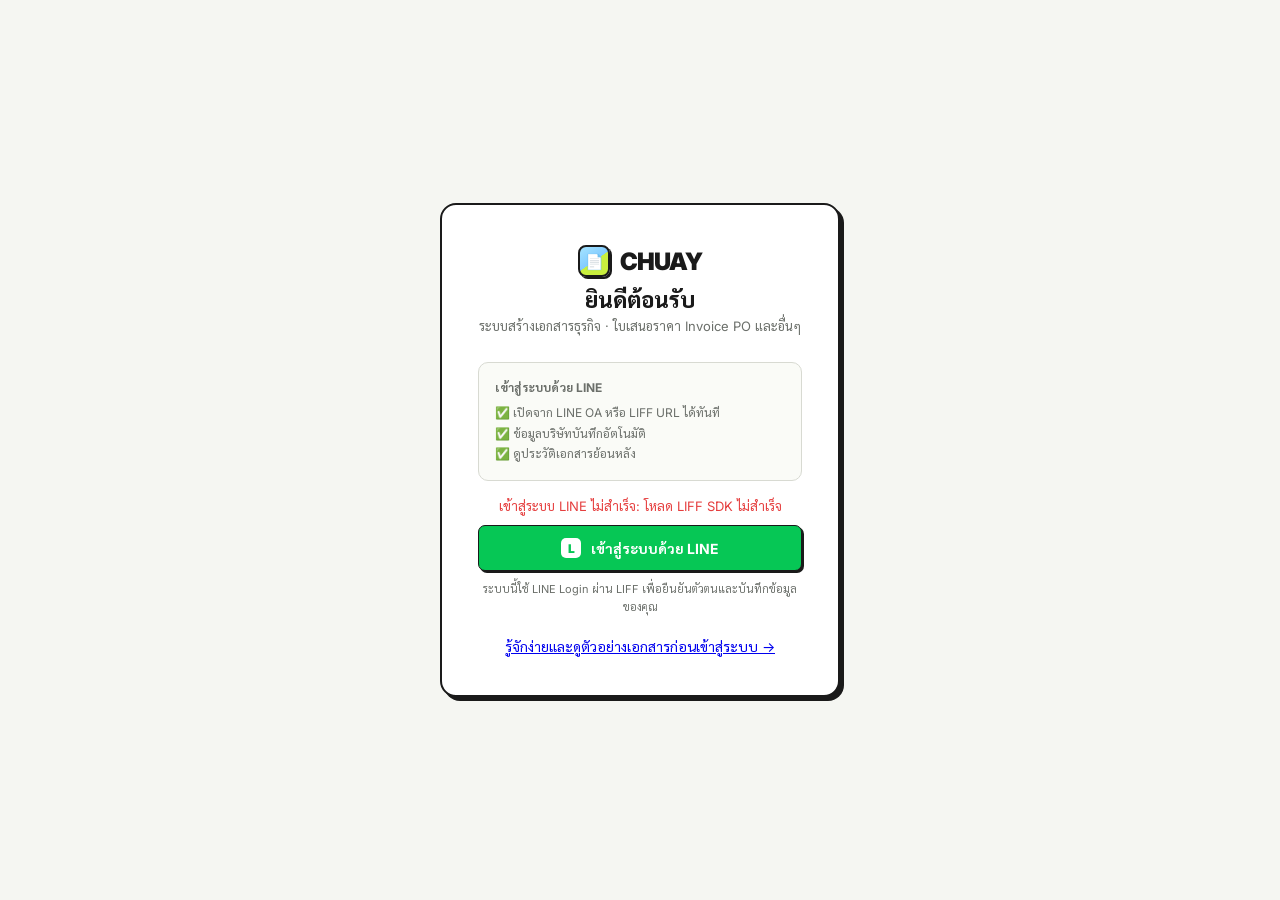
<file: index.html>
<!DOCTYPE html>
<html lang="th">
<head>
<meta charset="UTF-8"/>
<meta name="viewport" content="width=device-width,initial-scale=1"/>
<title>ง่าย ผู้ช่วยเอกสาร — เข้าสู่ระบบผ่าน LINE</title>
<meta name="description" content="เข้าสู่แอปง่าย ผู้ช่วยงานเอกสารผ่าน LINE สำหรับใบเสนอราคา ใบแจ้งหนี้ และเอกสารธุรกิจ">
<meta name="robots" content="noindex,follow">
<link href="https://fonts.googleapis.com/css2?family=Sarabun:wght@400;700&family=Inter:wght@400;500;600;700;800&display=swap" rel="stylesheet"/>
<script src="https://static.line-scdn.net/liff/edge/2/sdk.js"></script>
<style>
*,*::before,*::after{box-sizing:border-box;margin:0;padding:0}
html{font-size:15px;scroll-behavior:smooth}
body{font-family:'Inter','Sarabun',sans-serif;background:#F5F6F2;color:#1a1a1a;min-height:100vh;-webkit-font-smoothing:antialiased}
:root{
  --bg:#F5F6F2;--surface:#fff;--border:#D8DAD2;--ink:#1a1a1a;
  --accent:#C9EF3E;--muted:#6B6F6A;
  --shadow:4px 4px 0 #1a1a1a;--shadow-sm:2px 2px 0 #1a1a1a;
  --r:10px;--r-sm:7px;--t:all .18s ease;
}

/* ── Loading screen ── */
#loadingScreen{position:fixed;inset:0;background:var(--bg);z-index:999;display:flex;flex-direction:column;align-items:center;justify-content:center;gap:16px}
.load-logo{font-size:32px;font-weight:900;letter-spacing:-.04em;display:flex;align-items:center;gap:10px}
.load-mark{width:44px;height:44px;border:2.5px solid var(--ink);border-radius:10px;background:linear-gradient(145deg,#A5E4FF 0%,#82CBFF 50%,var(--accent) 51%);display:grid;place-items:center;font-size:22px;box-shadow:var(--shadow)}
.load-spinner{width:32px;height:32px;border:3px solid #ddd;border-top-color:var(--ink);border-radius:50%;animation:spin .7s linear infinite}
@keyframes spin{to{transform:rotate(360deg)}}

/* ── Login screen ── */
#loginScreen{display:none;min-height:100vh;align-items:center;justify-content:center;padding:24px}
.login-card{background:var(--surface);border:2px solid var(--ink);border-radius:16px;box-shadow:var(--shadow);padding:40px 36px;max-width:400px;width:100%;text-align:center}
.login-logo{display:flex;align-items:center;justify-content:center;gap:10px;font-size:24px;font-weight:900;letter-spacing:-.04em;margin-bottom:8px}
.login-sub{font-size:13px;color:var(--muted);margin-bottom:28px}
.login-divider{border:0;border-top:1px solid var(--border);margin:20px 0}
.login-note{font-size:11px;color:var(--muted);line-height:1.6}
.line-btn{width:100%;border:1.5px solid var(--ink);border-radius:var(--r-sm);padding:12px 20px;font:inherit;font-size:14px;font-weight:700;cursor:pointer;background:#06C755;color:#fff;box-shadow:var(--shadow-sm);transition:var(--t);display:flex;align-items:center;justify-content:center;gap:10px;margin-bottom:10px}
.line-btn:hover{transform:translate(2px,2px);box-shadow:1px 1px 0 var(--ink)}
.line-icon{width:20px;height:20px;border-radius:5px;background:#fff;color:#06C755;display:grid;place-items:center;font-size:12px;font-weight:900}

/* ── App (hidden until auth) ── */
#appScreen{display:none}

/* ── Topbar ── */
.topbar{position:sticky;top:0;z-index:100;background:rgba(245,246,242,.95);backdrop-filter:blur(16px);border-bottom:1.5px solid var(--border);padding:0 24px;height:60px;display:flex;align-items:center;justify-content:space-between}
.logo{display:flex;align-items:center;gap:9px;font-weight:900;font-size:18px;letter-spacing:-.03em;color:var(--ink);text-decoration:none}
.logo-mark{width:32px;height:32px;border:2px solid var(--ink);border-radius:8px;background:linear-gradient(145deg,#A5E4FF 0%,#82CBFF 50%,var(--accent) 51%);display:grid;place-items:center;font-size:15px;box-shadow:var(--shadow-sm)}
.user-bar{display:flex;align-items:center;gap:10px}
.user-pill{display:flex;align-items:center;gap:7px;border:1.5px solid var(--border);border-radius:999px;padding:5px 12px 5px 7px;font-size:12px;font-weight:600;background:var(--surface);cursor:pointer;transition:var(--t)}
.user-pill:hover{border-color:var(--ink)}
.user-avatar{width:26px;height:26px;border-radius:50%;background:var(--accent);border:1.5px solid var(--ink);display:grid;place-items:center;font-size:11px;font-weight:800;flex-shrink:0}
.user-email{max-width:160px;overflow:hidden;text-overflow:ellipsis;white-space:nowrap}
.profile-btn{border:1.5px solid var(--border);border-radius:var(--r-sm);padding:6px 12px;font:inherit;font-size:12px;font-weight:600;cursor:pointer;background:var(--surface);transition:var(--t)}
.profile-btn:hover{border-color:var(--ink);background:var(--accent)}

/* ── Doc tabs ── */
.doc-selector{padding:18px 24px 0;max-width:960px;margin:0 auto}
.doc-tabs{display:flex;gap:8px;flex-wrap:wrap}
.doc-tab{border:1.5px solid var(--ink);border-radius:999px;padding:7px 16px;font:inherit;font-size:13px;font-weight:600;cursor:pointer;background:var(--surface);box-shadow:var(--shadow-sm);transition:var(--t);color:var(--ink)}
.doc-tab:hover{transform:translate(1px,1px);box-shadow:1px 1px 0 var(--ink)}
.doc-tab.active{box-shadow:var(--shadow-sm)}

/* ── Main grid ── */
.main{max-width:960px;margin:18px auto 80px;padding:0 24px;display:grid;grid-template-columns:1fr 296px;gap:16px;align-items:start}
@media(max-width:720px){.main{grid-template-columns:1fr}.preview-col{display:none}}

/* ── Cards ── */
.card{background:var(--surface);border:1.5px solid var(--ink);border-radius:var(--r);box-shadow:var(--shadow);overflow:hidden;margin-bottom:14px}
.card-head{padding:11px 16px;border-bottom:1.5px solid var(--border);background:#FAFBF7;display:flex;align-items:center;justify-content:space-between}
.card-title{font-size:13px;font-weight:700;display:flex;align-items:center;gap:7px}
.card-badge{font-size:10px;font-weight:700;text-transform:uppercase;letter-spacing:.08em;border:1px solid var(--ink);border-radius:999px;padding:2px 9px}
.card-body{padding:16px}

/* ── Profile panel ── */
.profile-panel{display:none;position:fixed;inset:0;z-index:150;background:rgba(0,0,0,.4);backdrop-filter:blur(6px)}
.profile-panel.open{display:flex;align-items:flex-start;justify-content:flex-end}
.profile-drawer{background:var(--surface);border-left:2px solid var(--ink);width:380px;max-width:90vw;height:100vh;overflow-y:auto;padding:24px;box-shadow:-6px 0 0 var(--ink)}
.drawer-head{display:flex;align-items:center;justify-content:space-between;margin-bottom:20px}
.drawer-title{font-size:18px;font-weight:800}
.close-btn{border:1.5px solid var(--border);border-radius:var(--r-sm);width:34px;height:34px;display:grid;place-items:center;cursor:pointer;font-size:18px;background:var(--surface);transition:var(--t)}
.close-btn:hover{background:#ffe0dc;border-color:#c0392b;color:#c0392b}
.profile-user{display:flex;align-items:center;gap:12px;padding:14px;background:#FAFBF7;border:1.5px solid var(--border);border-radius:var(--r);margin-bottom:20px}
.profile-avatar-lg{width:44px;height:44px;border-radius:50%;background:var(--accent);border:2px solid var(--ink);display:grid;place-items:center;font-size:18px;font-weight:800;flex-shrink:0}
.profile-name{font-weight:700;font-size:14px}
.profile-email-sm{font-size:12px;color:var(--muted);margin-top:2px}
.save-status{font-size:12px;text-align:center;min-height:18px;color:var(--muted);margin-top:8px}

/* ── History panel ── */
.history-item{border:1px solid var(--border);border-radius:var(--r-sm);padding:10px 12px;margin-bottom:8px;cursor:pointer;transition:var(--t)}
.history-item:hover{border-color:var(--ink);background:#FAFBF7}
.history-no{font-size:13px;font-weight:700}
.history-meta{font-size:11px;color:var(--muted);margin-top:2px}
.history-total{font-size:13px;font-weight:700;color:var(--ink)}

/* ── Form ── */
.grid2{display:grid;grid-template-columns:1fr 1fr;gap:11px}
.col2{grid-column:1/-1}
.field{display:flex;flex-direction:column;gap:4px}
.field label{font-size:12px;font-weight:600;color:#3a3a3a}
.req{color:#e53e3e;margin-left:2px}
.field input,.field textarea,.field select{width:100%;border:1.5px solid var(--border);border-radius:var(--r-sm);padding:9px 12px;font:inherit;font-size:13px;outline:none;transition:var(--t);background:var(--surface)}
.field input:focus,.field textarea:focus,.field select:focus{border-color:var(--ink);box-shadow:0 0 0 3px rgba(201,239,62,.35)}
.field textarea{resize:vertical;min-height:58px}

/* ── Items ── */
.items-wrap{border:1.5px solid var(--ink);border-radius:var(--r-sm);overflow:hidden;margin-bottom:11px}
.items-head{display:grid;grid-template-columns:1fr 68px 90px 76px 34px;background:var(--ink);color:#fff}
.items-head span{padding:7px 9px;font-size:10px;font-weight:700;text-transform:uppercase;letter-spacing:.04em}
.items-head span:not(:first-child){text-align:right}
.item-row{display:grid;grid-template-columns:1fr 68px 90px 76px 34px;border-top:1px solid var(--border)}
.item-row:nth-child(even){background:#FAFBF7}
.item-row input{border:none;border-right:1px solid var(--border);padding:8px 9px;font:inherit;font-size:12.5px;outline:none;background:transparent;width:100%}
.item-row input:last-of-type{border-right:none}
.item-row input:focus{background:#FFFEF5;box-shadow:inset 0 -2px 0 var(--accent)}
.num{text-align:right}
.btn-rm{border:none;background:#FFF0EE;color:#C0392B;cursor:pointer;padding:0 9px;font-size:16px;font-weight:700;transition:background .15s;display:flex;align-items:center;justify-content:center}
.btn-rm:hover{background:#FFDBD7}
.add-btn{width:100%;border:1.5px dashed var(--ink);background:transparent;border-radius:var(--r-sm);padding:8px;font:inherit;font-size:13px;font-weight:600;cursor:pointer;color:var(--muted);margin-bottom:12px;transition:var(--t)}
.add-btn:hover{background:#EEEFD8;color:var(--ink)}

/* ── VAT ── */
.vat-row{display:flex;align-items:center;gap:9px;margin-bottom:12px}
.toggle{position:relative;width:36px;height:20px;flex-shrink:0}
.toggle input{opacity:0;width:0;height:0}
.tslider{position:absolute;inset:0;background:#D5D7CF;border-radius:999px;border:1.5px solid #aaa;cursor:pointer;transition:.2s}
.tslider::before{content:"";position:absolute;width:14px;height:14px;background:#fff;border-radius:50%;left:2px;top:1px;transition:.2s;box-shadow:0 1px 3px rgba(0,0,0,.2)}
.toggle input:checked+.tslider{background:var(--ink);border-color:var(--ink)}
.toggle input:checked+.tslider::before{transform:translateX(15px)}

/* ── Totals ── */
.totals-box{margin-left:auto;max-width:240px;border:1.5px solid var(--border);border-radius:var(--r-sm);overflow:hidden}
.total-row{display:flex;justify-content:space-between;padding:8px 12px;font-size:13px;border-bottom:1px solid var(--border)}
.total-row:last-child{border-bottom:none}
.total-row span:first-child{color:var(--muted)}
.total-row span:last-child{font-weight:700}
.total-grand{background:var(--ink);color:#fff}
.total-grand span{font-size:15px;font-weight:800}
.total-grand span:first-child{color:#ccc}

/* ── Actions ── */
.form-actions{display:flex;gap:10px;margin-top:4px}
.btn{border:1.5px solid var(--ink);border-radius:var(--r-sm);padding:11px 18px;font:inherit;font-size:14px;font-weight:700;cursor:pointer;display:inline-flex;align-items:center;gap:7px;box-shadow:var(--shadow);transition:var(--t)}
.btn:hover:not(:disabled){transform:translate(2px,2px);box-shadow:1px 1px 0 var(--ink)}
.btn:disabled{opacity:.5;cursor:not-allowed}
.btn-primary{background:var(--ink);color:#fff;flex:1;justify-content:center}
.btn-accent{background:var(--accent)}
.btn-sm{padding:7px 14px;font-size:13px;box-shadow:var(--shadow-sm)}
.btn-sm:hover:not(:disabled){box-shadow:1px 1px 0 var(--ink)}

/* ── Preview ── */
.preview-col .card{position:sticky;top:78px}
.preview-doc{border:1px solid var(--border);border-radius:6px;background:#fff;padding:14px;min-height:320px}
.prev-hdr{display:flex;justify-content:space-between;align-items:flex-start;border-bottom:1.5px solid #111;padding-bottom:9px;margin-bottom:9px}
.prev-co{font-size:13px;font-weight:800;margin-bottom:2px}
.prev-addr{font-size:9px;color:#888}
.prev-badge{text-align:right}
.prev-type{font-size:9px;font-weight:700;text-transform:uppercase;color:#888}
.prev-no{font-size:13px;font-weight:900}
.prev-date{font-size:9px;color:#888}
.prev-title{text-align:center;font-size:10px;font-weight:800;border:1.5px solid #111;padding:4px;margin-bottom:9px;letter-spacing:1pt}
.preview-line{height:6px;background:#e8e9e3;border-radius:999px;margin-bottom:6px}
.prev-table{border:1px solid #ddd;border-radius:5px;overflow:hidden;margin-top:9px}
.prev-tr{display:grid;grid-template-columns:1fr 60px;border-top:1px solid #eee;padding:5px 8px;font-size:10px}
.prev-tr:first-child{background:#111;color:#fff;border-top:none;font-weight:700}
.prev-total{text-align:right;font-size:15px;font-weight:900;margin-top:9px;padding-top:7px;border-top:2px solid #111}
.preview-tip{font-size:11px;color:var(--muted);text-align:center;margin-top:10px;line-height:1.5}

/* ── History sidebar ── */
.history-section{margin-top:14px}
.history-title{font-size:12px;font-weight:700;color:var(--muted);text-transform:uppercase;letter-spacing:.08em;margin-bottom:8px}

/* ── Overlay ── */
.overlay{display:none;position:fixed;inset:0;background:rgba(0,0,0,.45);z-index:200;place-items:center;backdrop-filter:blur(6px)}
.overlay.show{display:grid}
.overlay-box{background:#fff;border:2px solid var(--ink);border-radius:14px;padding:30px 40px;text-align:center;box-shadow:6px 6px 0 var(--ink);max-width:320px;width:90%}
.overlay-spinner{width:36px;height:36px;border:3px solid #eee;border-top-color:var(--ink);border-radius:50%;animation:spin .7s linear infinite;margin:0 auto 14px}
.overlay-title{font-size:16px;font-weight:800;margin-bottom:5px}
.overlay-sub{font-size:12px;color:#888}

/* ── Success ── */
.success-card{display:none;background:#fff;border:2px solid var(--ink);border-radius:var(--r);box-shadow:var(--shadow);padding:26px;text-align:center;margin-bottom:14px}
.success-card.show{display:block}
.success-icon{font-size:42px;margin-bottom:10px}
.success-card h3{font-size:19px;font-weight:800;margin-bottom:5px}
.success-card p{font-size:13px;color:var(--muted);margin-bottom:18px}
.pdf-btn{display:inline-flex;align-items:center;gap:8px;background:var(--accent);border:1.5px solid var(--ink);border-radius:var(--r-sm);padding:11px 22px;font:inherit;font-weight:800;font-size:14px;color:var(--ink);text-decoration:none;box-shadow:var(--shadow);transition:var(--t)}
.pdf-btn:hover{transform:translate(2px,2px);box-shadow:var(--shadow-sm)}

/* ── Toast ── */
.toast{position:fixed;bottom:24px;left:50%;transform:translateX(-50%);background:var(--ink);color:#fff;padding:11px 22px;border-radius:999px;font-size:13px;font-weight:600;z-index:300;opacity:0;transition:opacity .3s;pointer-events:none;max-width:90vw;text-align:center}
.toast.show{opacity:1}

/* Upgrade / subscribe popup — shown when the free trial (or a paid
   package's monthly quota) runs out. Reuses the neo-brutalist card style
   used everywhere else (thick border + offset shadow). */
.upgrade-overlay{display:none;position:fixed;inset:0;background:rgba(0,0,0,.55);z-index:400;place-items:center;backdrop-filter:blur(6px)}
.upgrade-overlay.show{display:grid}
.upgrade-box{background:#fff;border:2px solid var(--ink);border-radius:16px;padding:32px 28px;text-align:center;box-shadow:6px 6px 0 var(--ink);max-width:340px;width:90%}
.upgrade-icon{font-size:40px;margin-bottom:10px}
.upgrade-title{font-size:18px;font-weight:900;margin-bottom:8px}
.upgrade-msg{font-size:13px;color:var(--muted);line-height:1.6;margin-bottom:20px;white-space:pre-line}
.upgrade-admin{font-size:12px;color:var(--ink);line-height:1.6;margin-bottom:16px;padding:12px;background:#FAFBF7;border:1.5px solid var(--border);border-radius:var(--r-sm);text-align:left}
.upgrade-actions{display:flex;flex-direction:column;gap:8px}
.upgrade-close{margin-top:12px;background:none;border:none;color:var(--muted);font-size:12px;cursor:pointer;text-decoration:underline}

@media(max-width:600px){
  .grid2{grid-template-columns:1fr}.col2{grid-column:1}
  .topbar,.doc-selector,.main{padding-left:14px;padding-right:14px}
  .items-head{grid-template-columns:1fr 60px 80px 32px}
  .item-row{grid-template-columns:1fr 60px 80px 32px}
  .items-head span:nth-child(4),.item-row input:nth-child(4){display:none}
  .profile-drawer{width:100vw}
}
</style>
</head>
<body>

<!-- Loading -->
<div id="loadingScreen">
  <div class="load-logo"><div class="load-mark">📄</div>CHUAY</div>
  <div class="load-spinner"></div>
  <div style="font-size:13px;color:#888">กำลังโหลด...</div>
</div>

<!-- Login -->
<div id="loginScreen" style="display:none;min-height:100vh;align-items:center;justify-content:center;background:var(--bg)">
  <div class="login-card">
    <div class="login-logo"><div class="logo-mark">📄</div>CHUAY</div>
    <div style="font-size:22px;font-weight:900;margin-bottom:4px">ยินดีต้อนรับ</div>
    <div class="login-sub">ระบบสร้างเอกสารธุรกิจ · ใบเสนอราคา Invoice PO และอื่นๆ</div>
    <div style="background:#FAFBF7;border:1.5px solid var(--border);border-radius:var(--r);padding:16px;margin-bottom:16px;text-align:left">
      <div style="font-size:12px;font-weight:700;margin-bottom:8px;color:var(--muted)">เข้าสู่ระบบด้วย LINE</div>
      <div style="font-size:12px;color:var(--muted);line-height:1.7">
        ✅ เปิดจาก LINE OA หรือ LIFF URL ได้ทันที<br>
        ✅ ข้อมูลบริษัทบันทึกอัตโนมัติ<br>
        ✅ ดูประวัติเอกสารย้อนหลัง
      </div>
    </div>
    <div id="loginMsg" style="font-size:13px;color:#e53e3e;min-height:20px;margin-bottom:8px"></div>
    <button class="line-btn" onclick="forceRelogin()">
      <span class="line-icon">L</span>
      เข้าสู่ระบบด้วย LINE
    </button>
    <div class="login-note">ระบบนี้ใช้ LINE Login ผ่าน LIFF เพื่อยืนยันตัวตนและบันทึกข้อมูลของคุณ</div>
    <p style="margin-top:20px;font-size:14px"><a href="./ngai/">รู้จักง่ายและดูตัวอย่างเอกสารก่อนเข้าสู่ระบบ →</a></p>
  </div>
</div>

<!-- Overlay -->
<div class="overlay" id="overlay">
  <div class="overlay-box">
    <div class="overlay-spinner"></div>
    <div class="overlay-title" id="overlayTitle">กำลังสร้างเอกสาร</div>
    <div class="overlay-sub" id="overlaySub">กรุณารอสักครู่ (5–20 วินาที)</div>
  </div>
</div>

<!-- Toast -->
<div class="toast" id="toast"></div>

<!-- Upgrade / Subscribe popup — shown when free-trial or paid quota runs out -->
<div class="upgrade-overlay" id="upgradeOverlay">
  <div class="upgrade-box">
    <div class="upgrade-icon">🔒</div>
    <div class="upgrade-title">ใช้งานครบโควตาแล้ว</div>
    <div class="upgrade-msg" id="upgradeMsg">คุณใช้งานฟรีครบโควตาแล้ว กรุณาสมัครแพ็กเกจเพื่อใช้งานต่อ</div>
    <div class="upgrade-admin" id="upgradeAdminInfo">👤 @แอดมินง่าย<br/>https://line.me/R/ti/p/@931btrgh<br/>(LINE ID: @931btrgh)</div>
    <div class="upgrade-actions">
      <button class="btn btn-primary" onclick="contactAdminForUpgrade()">💬 ทักแอดมินเพื่อสมัครแพ็กเกจ</button>
      <button class="btn btn-accent" onclick="closeUpgradeModal()">ดูภายหลัง</button>
    </div>
    <button class="upgrade-close" onclick="closeUpgradeModal()">ปิด</button>
  </div>
</div>

<!-- Profile Drawer -->
<div class="profile-panel" id="profilePanel" onclick="handlePanelClick(event)">
  <div class="profile-drawer">
    <div class="drawer-head">
      <div class="drawer-title">⚙️ โปรไฟล์บริษัท</div>
      <button class="close-btn" onclick="closeProfile()">✕</button>
    </div>
    <div class="profile-user">
      <div class="profile-avatar-lg" id="drawerAvatar">U</div>
      <div>
        <div class="profile-name" id="drawerName">ชื่อผู้ใช้</div>
        <div class="profile-email-sm" id="drawerEmail">email</div>
      </div>
    </div>
    <div style="margin-bottom:16px">
      <div style="font-size:12px;font-weight:700;color:var(--muted);margin-bottom:10px;text-transform:uppercase;letter-spacing:.08em">ข้อมูลบริษัท</div>
      <div style="display:flex;flex-direction:column;gap:10px">
        <div class="field"><label>ชื่อบริษัท / ร้านค้า</label><input id="p_companyName" placeholder="บริษัท ตัวอย่าง จำกัด"/></div>
        <div class="field"><label>ที่อยู่</label><textarea id="p_companyAddress" rows="2" placeholder="ที่อยู่บริษัท"></textarea></div>
        <div class="field"><label>เลขประจำตัวผู้เสียภาษี</label><input id="p_companyTaxId" placeholder="0000000000000" maxlength="13"/></div>
        <div class="field"><label>สำนักงานใหญ่/สาขา</label><input id="p_companyBranch" placeholder="สำนักงานใหญ่"/></div>
        <div class="field"><label>เบอร์โทร</label><input id="p_companyPhone" placeholder="02-xxx-xxxx"/></div>
        <div class="field"><label>อีเมลบริษัท</label><input id="p_companyEmail" type="email" placeholder="info@company.com"/></div>
      </div>
    </div>
    <div style="display:flex;flex-direction:column;gap:8px">
      <button class="btn btn-primary" onclick="saveProfile()">💾 บันทึกข้อมูล</button>
      <button class="btn btn-accent" onclick="fillFromProfile()">📋 ใช้ข้อมูลนี้ในฟอร์ม</button>
      <button class="btn" style="background:#fff" onclick="logout()">🚪 ออกจากระบบ</button>
    </div>
    <div class="save-status" id="saveStatus"></div>
    <!-- History -->
    <div class="history-section">
      <div class="history-title">📄 เอกสารล่าสุด</div>
      <div id="historyList"><div style="font-size:12px;color:var(--muted);text-align:center;padding:12px">กำลังโหลด...</div></div>
    </div>
  </div>
</div>

<!-- APP -->
<div id="appScreen">
  <header class="topbar">
    <a class="logo" href="#"><div class="logo-mark">📄</div>CHUAY</a>
    <div class="user-bar">
      <span id="planBadge" style="display:none;font-size:11px;font-weight:700;border:1.5px solid var(--ink);border-radius:999px;padding:4px 10px;background:var(--accent)"></span>
      <div class="user-pill" onclick="openProfile()">
        <div class="user-avatar" id="topAvatar">U</div>
        <span class="user-email" id="topEmail">กำลังโหลด...</span>
      </div>
      <button class="profile-btn" onclick="openProfile()">⚙️ บริษัท</button>
    </div>
  </header>

  <section class="doc-selector"><div class="doc-tabs" id="docTabs"></div></section>

  <main class="main" id="docMain">
    <div id="formArea">

      <!-- Success -->
      <div class="success-card" id="successCard">
        <div class="success-icon">✅</div>
        <h3>สร้างเอกสารสำเร็จ!</h3>
        <p>บันทึกลง Google Drive และ Google Sheet เรียบร้อยแล้ว</p>
        <a id="pdfBtn" href="#" onclick="openExternalUrl_(this.href);return false;" class="pdf-btn">📄 เปิด PDF</a>
        <br/><br/>
        <button class="btn btn-accent" onclick="shareToCustomer()">📤 ส่งให้ลูกค้าทาง LINE</button>
        <br/><br/>
        <button class="btn btn-accent" onclick="newDoc()">🔄 สร้างเอกสารใหม่</button>
      </div>

      <!-- บริษัทเรา -->
      <div class="card">
        <div class="card-head">
          <div class="card-title">🏢 ข้อมูลบริษัทของคุณ</div>
          <button class="btn btn-accent btn-sm" onclick="openProfile()" title="แก้ไขข้อมูลบริษัท">✏️ แก้ไข</button>
        </div>
        <div class="card-body">
          <div class="grid2">
            <div class="field col2"><label>ชื่อบริษัท / ร้านค้า<span class="req">*</span></label><input id="companyName" placeholder="บริษัท ตัวอย่าง จำกัด" oninput="updatePreview()"/></div>
            <div class="field col2"><label>ที่อยู่</label><textarea id="companyAddress" rows="2" placeholder="ที่อยู่บริษัท" oninput="updatePreview()"></textarea></div>
            <div class="field"><label>เลขประจำตัวผู้เสียภาษี</label><input id="companyTaxId" placeholder="0000000000000" maxlength="13"/></div>
            <div class="field"><label>สำนักงานใหญ่/สาขา</label><input id="companyBranch" placeholder="สำนักงานใหญ่"/></div>
            <div class="field"><label>เบอร์โทร</label><input id="companyPhone" placeholder="02-xxx-xxxx"/></div>
            <div class="field"><label>อีเมล</label><input id="companyEmail" type="email" placeholder="info@company.com"/></div>
          </div>
        </div>
      </div>

      <!-- รายละเอียดเอกสาร -->
      <div class="card">
        <div class="card-head">
          <div class="card-title" id="docCardTitle">📋 รายละเอียดเอกสาร</div>
          <span class="card-badge" id="docCardBadge" style="background:var(--accent)">QT</span>
        </div>
        <div class="card-body">
          <div class="grid2">
            <div class="field"><label>เลขที่เอกสาร<span class="req">*</span></label><input id="docNo" oninput="updatePreview()"/></div>
            <div class="field"><label>ผู้ติดต่อ</label><input id="contactPerson" placeholder="ชื่อผู้ติดต่อ"/></div>
            <div class="field"><label>วันที่ออกเอกสาร<span class="req">*</span></label><input id="docDate" type="date" oninput="updatePreview()"/></div>
            <div class="field"><label id="extraDateLabel">วันหมดอายุ</label><input id="extraDate" type="date"/></div>
            <div class="field col2" id="paymentWrap" style="display:none">
              <label>วิธีชำระเงิน</label>
              <select id="paymentMethod">
                <option value="">-- เลือก --</option>
                <option>เงินสด</option><option>โอนเงิน</option><option>เช็ค</option><option>บัตรเครดิต</option>
              </select>
            </div>
          </div>
        </div>
      </div>

      <!-- ผู้รับ -->
      <div class="card">
        <div class="card-head">
          <div class="card-title" id="receiverCardTitle">👤 ข้อมูลลูกค้า</div>
          <span class="card-badge" style="background:#A8E6CF">ผู้รับ</span>
        </div>
        <div class="card-body">
          <div class="grid2">
            <div class="field col2"><label id="receiverNameLabel">ชื่อลูกค้า / บริษัท<span class="req">*</span></label><input id="customerName" list="customerDatalist" placeholder="บริษัท ลูกค้า จำกัด" oninput="updatePreview()"/><datalist id="customerDatalist"></datalist></div>
            <div class="field col2"><label>ที่อยู่</label><textarea id="customerAddress" rows="2" placeholder="ที่อยู่ลูกค้า"></textarea></div>
            <div class="field"><label>เลขประจำตัวผู้เสียภาษี</label><input id="customerTaxId" placeholder="0000000000000" maxlength="13"/></div>
            <div class="field"><label>สำนักงานใหญ่/สาขา</label><input id="customerBranch" placeholder="สำนักงานใหญ่"/></div>
            <div class="field"><label>เบอร์โทร</label><input id="customerPhone" placeholder="08x-xxx-xxxx"/></div>
          </div>
        </div>
      </div>

      <!-- รายการสินค้า -->
      <div class="card">
        <div class="card-head">
          <div class="card-title">📦 รายการสินค้า / บริการ</div>
          <span class="card-badge" style="background:#FFE08A">Items</span>
        </div>
        <div class="card-body">
          <div class="items-wrap">
            <div class="items-head">
              <span>รายการ</span>
              <span style="text-align:right">จำนวน</span>
              <span style="text-align:right">ราคา/หน่วย</span>
              <span style="text-align:right">ส่วนลด</span>
              <span></span>
            </div>
            <div id="itemsBody"></div>
          </div>
          <button class="add-btn" onclick="addRow()">＋ เพิ่มรายการ</button>
          <div class="vat-row">
            <label class="toggle"><input type="checkbox" id="includeVat" onchange="calcRender()"/><span class="tslider"></span></label>
            <span style="font-size:13px;font-weight:600">รวม VAT 7%</span>
          </div>
          <div class="totals-box">
            <div class="total-row"><span>ยอดรวมก่อน VAT</span><span id="subVal">0.00 บาท</span></div>
            <div class="total-row" id="vatRow" style="display:none"><span>VAT 7%</span><span id="vatVal">0.00 บาท</span></div>
            <div class="total-row total-grand"><span>ยอดรวมทั้งสิ้น</span><span id="grandVal">0.00 บาท</span></div>
          </div>
        </div>
      </div>

      <!-- หมายเหตุ -->
      <div class="card">
        <div class="card-head"><div class="card-title">📝 หมายเหตุ</div></div>
        <div class="card-body"><div class="field"><textarea id="note" rows="3" placeholder="เงื่อนไขการชำระเงิน, หมายเหตุพิเศษ..."></textarea></div></div>
      </div>

      <div class="form-actions" id="formActions">
        <button class="btn btn-primary" id="btnGen" onclick="generate()"><span>📄</span> สร้าง PDF</button>
      </div>
    </div>

    <!-- Preview -->
    <div class="preview-col">
      <div class="card">
        <div class="card-head"><div class="card-title">👁 ตัวอย่าง</div></div>
        <div class="card-body" style="padding:12px">
          <div class="preview-doc">
            <div class="prev-hdr">
              <div><div class="prev-co" id="pv-co">ชื่อบริษัท</div><div class="prev-addr" id="pv-addr">ที่อยู่</div></div>
              <div class="prev-badge"><div class="prev-type" id="pv-type">QUOTATION</div><div class="prev-no" id="pv-no">QT2026-0001</div><div class="prev-date" id="pv-date">วันที่ —</div></div>
            </div>
            <div class="prev-title" id="pv-title">ใบเสนอราคา</div>
            <div class="preview-line" style="width:62%"></div>
            <div class="preview-line" style="width:80%"></div>
            <div class="preview-line" style="width:70%"></div>
            <div class="prev-table">
              <div class="prev-tr"><span>รายการ</span><span style="text-align:right">รวม</span></div>
              <div id="pv-items"><div class="prev-tr" style="color:#aaa;font-size:10px"><span>ยังไม่มีรายการ</span><span></span></div></div>
            </div>
            <div class="prev-total" id="pv-total">฿ 0.00</div>
          </div>
          <p class="preview-tip">ตัวอย่างแสดงโครงสร้างเท่านั้น<br/>PDF จริงจะมีรูปแบบสมบูรณ์กว่า</p>
        </div>
      </div>
    </div>
  </main>

  <!-- Accounting (แท็บบัญชี) -->
  <main class="main" id="acctMain" style="display:none;grid-template-columns:1fr">
    <div>
      <!-- Locked state — shown when the current package doesn't include hasTax -->
      <div class="card" id="acctLocked" style="display:none">
        <div class="card-body" style="text-align:center;padding:36px 20px">
          <div style="font-size:38px;margin-bottom:10px">🔒</div>
          <div style="font-weight:800;font-size:16px;margin-bottom:6px">ระบบบัญชีอยู่ในแพ็คพรีเมียม</div>
          <div style="font-size:13px;color:var(--muted);line-height:1.6;margin-bottom:20px">
            บันทึกรายรับ-รายจ่าย ดูสรุปกำไร-ขาดทุนรายเดือน และออกรายงาน PDF ได้ทันที<br/>
            เฉพาะแพ็คพรีเมียม 249 บาท/เดือนเท่านั้นค่ะ
          </div>
          <button class="btn btn-primary" onclick="contactAdminForUpgrade()">💬 ทักแอดมินเพื่ออัปเกรด</button>
        </div>
      </div>

      <div id="acctContent" style="display:none">
        <!-- สรุปรายเดือน -->
        <div class="card">
          <div class="card-head">
            <div class="card-title">📊 สรุปบัญชีรายเดือน</div>
            <input type="month" id="acctMonth" onchange="loadAccounting()"
              style="border:1.5px solid var(--border);border-radius:7px;padding:6px 10px;font:inherit;font-size:13px;background:var(--surface)"/>
          </div>
          <div class="card-body">
            <div class="grid2">
              <div class="field">
                <label>รายรับรวม</label>
                <div id="acctIncome" style="font-size:20px;font-weight:800;color:#1a8a4a">0.00 บาท</div>
              </div>
              <div class="field">
                <label>รายจ่ายรวม</label>
                <div id="acctExpense" style="font-size:20px;font-weight:800;color:#c0392b">0.00 บาท</div>
              </div>
            </div>
            <div class="total-row total-grand" style="border-radius:7px;margin-top:10px">
              <span>กำไร/ขาดทุนสุทธิ</span><span id="acctNet">0.00 บาท</span>
            </div>
          </div>
        </div>

        <!-- บันทึกรายการ -->
        <div class="card">
          <div class="card-head"><div class="card-title">➕ บันทึกรายการ</div></div>
          <div class="card-body">
            <div class="grid2">
              <div class="field"><label>วันที่<span class="req">*</span></label><input type="date" id="acctDate"/></div>
              <div class="field">
                <label>ประเภท<span class="req">*</span></label>
                <select id="acctKind">
                  <option value="income">รายรับ</option>
                  <option value="goods">รายจ่าย — ซื้อสินค้า/ต้นทุน</option>
                  <option value="other">รายจ่าย — อื่นๆ (ค่าเช่า, เงินเดือน ฯลฯ)</option>
                </select>
              </div>
              <div class="field col2"><label>รายการ<span class="req">*</span></label><input id="acctDesc" placeholder="เช่น ขายสินค้าหน้าร้าน, ค่าเช่าร้านเดือน ก.ค."/></div>
              <div class="field"><label>จำนวนเงิน (บาท)<span class="req">*</span></label><input type="number" id="acctAmount" min="0" step="any" placeholder="0.00"/></div>
              <div class="field"><label>หมายเหตุ</label><input id="acctRemarks" placeholder="(ถ้ามี)"/></div>
            </div>
            <button class="btn btn-primary" id="acctAddBtn" style="margin-top:10px;width:100%;justify-content:center" onclick="addAcctTransaction()">💾 บันทึกรายการ</button>
          </div>
        </div>

        <!-- รายการเดือนนี้ -->
        <div class="card">
          <div class="card-head">
            <div class="card-title">📋 รายการเดือนนี้</div>
            <button class="btn btn-accent btn-sm" onclick="downloadAcctReport()">📄 ออกรายงาน PDF</button>
          </div>
          <div class="card-body" style="padding:0">
            <div id="acctList" style="padding:16px;font-size:13px;color:var(--muted);text-align:center">กำลังโหลด...</div>
          </div>
        </div>
      </div>
    </div>
  </main>
</div><!-- /appScreen -->

<script>
// Google Drive blocks/sign-in-walls links opened inside LINE's built-in
// in-app browser (this happens even for files shared as "anyone with the
// link, view only" — it's a browser-detection thing on Google's side, not
// an account requirement). Forcing the link open in the device's real
// external browser (Safari/Chrome) via liff.openWindow(..., external:true)
// makes the login wall disappear, since the file itself needs no login.
function openExternalUrl_(url){
  if(!url) return;
  if(typeof liff!=='undefined' && liff.isInClient && liff.isInClient() && liff.openWindow){
    try{ liff.openWindow({url:url, external:true}); return; }catch(e){}
  }
  window.open(url,'_blank');
}

// ── Config ────────────────────────────────────────────────────
const LIFF_ID='2010618788-8xUdkoqR';
// ⚠️⚠️⚠️ SETUP REQUIRED — ต้องแก้ก่อนใช้งานบนบัญชี ngailinebot ⚠️⚠️⚠️
// This currently points at the OLD Apps Script deployment under the
// Longlai intertrade Google account. It WILL NOT reach the new backend
// running under ngailinebot until this is replaced.
//
// How to get the correct value:
//   1. In the Apps Script editor (logged into ngailinebot@gmail.com),
//      after pasting in Code_Auth.gs: Deploy > New deployment > Web app.
//   2. After deploying, copy the URL shown — it ends in "/exec" and looks
//      like: https://script.google.com/macros/s/AKfycb.../exec
//   3. Paste it below, replacing the placeholder text between the quotes.
const GAS_URL='https://script.google.com/macros/s/AKfycbzEBPEnE3CiUIY5IduWKBdpmQCd8jn63QvOHa-galDLmJC4IFnk59naHrPjemgOOy7l/exec';
const ADMIN_CONTACT_NAME='@แอดมินง่าย';
const ADMIN_CONTACT_LINE_ID='@931btrgh';
const ADMIN_CONTACT_URL='https://line.me/R/ti/p/@931btrgh';

// Calls the Apps Script backend as a plain HTTP API instead of google.script.run
// (google.script.run only works when the page itself is served by Apps Script).
// Uses text/plain content-type to avoid a CORS preflight (OPTIONS) request,
// which Apps Script Web Apps do not handle.
function callServer(action,payload){
  if(GAS_URL.indexOf('PASTE_NEW_NGAILINEBOT')===0){
    return Promise.resolve({success:false,error:'ยังไม่ได้ตั้งค่า GAS_URL — แก้ค่านี้ในไฟล์ App_1_1.html ก่อนใช้งาน (ดูคอมเมนต์เหนือตัวแปรนี้)'});
  }
  return fetch(GAS_URL,{
    method:'POST',
    headers:{'Content-Type':'text/plain;charset=utf-8'},
    body:JSON.stringify({action:action,payload:payload||{}})
  }).then(function(res){
    if(!res.ok) throw new Error('HTTP '+res.status);
    return res.json();
  });
}
const DOC_TYPES=[
  {id:'quotation',name:'ใบเสนอราคา',    badge:'QT', color:'#C9EF3E',prefix:'QT', extraLabel:'วันหมดอายุ',           extraKey:'expireDate',  receiverTitle:'ข้อมูลลูกค้า',        receiverLabel:'ชื่อลูกค้า / บริษัท',isPO:false,showPayment:false},
  {id:'invoice',  name:'ใบแจ้งหนี้',    badge:'INV',color:'#A8E6CF',prefix:'INV',extraLabel:'วันครบกำหนดชำระ',      extraKey:'dueDate',     receiverTitle:'ข้อมูลลูกค้า',        receiverLabel:'ชื่อลูกค้า / บริษัท',isPO:false,showPayment:false},
  {id:'po',       name:'ใบสั่งซื้อ',    badge:'PO', color:'#FFE08A',prefix:'PO', extraLabel:'วันที่ต้องการสินค้า',   extraKey:'requiredDate',receiverTitle:'ข้อมูลผู้ขาย (Vendor)',receiverLabel:'ชื่อผู้ขาย / Vendor',isPO:true, showPayment:false},
  {id:'receipt',  name:'ใบเสร็จรับเงิน',badge:'REC',color:'#B8F0D8',prefix:'REC',extraLabel:'วันที่รับชำระ',         extraKey:'dueDate',     receiverTitle:'ข้อมูลผู้ชำระเงิน',   receiverLabel:'ชื่อผู้ชำระ',        isPO:false,showPayment:true},
  {id:'delivery', name:'ใบส่งของ',      badge:'DN', color:'#FFD4A3',prefix:'DN', extraLabel:'วันที่จัดส่ง',          extraKey:'deliveryDate',receiverTitle:'ข้อมูลผู้รับสินค้า',  receiverLabel:'ชื่อผู้รับสินค้า',   isPO:false,showPayment:false},
  {id:'billing',  name:'ใบวางบิล',      badge:'BL', color:'#FFC0C0',prefix:'BL', extraLabel:'วันครบกำหนดชำระ',      extraKey:'dueDate',     receiverTitle:'ข้อมูลลูกค้า',        receiverLabel:'ชื่อลูกค้า / บริษัท',isPO:false,showPayment:false},
];

let currentType=DOC_TYPES[0];
let rowCount=0;
let currentUser=null;
let companyProfile=null;
let currentLineAuth=null;

// ── Auth ──────────────────────────────────────────────────────
// LIFF caches the login session (incl. the ID token) in the browser. That
// token is a JWT with its own expiry — if the person left the tab open a
// while, or comes back later, liff.isLoggedIn() can still say "yes" even
// though the cached ID token itself has expired. LINE's verify endpoint
// then rejects it with "IdToken expired" and, without special handling,
// the person is stuck: clicking "เข้าสู่ระบบด้วย LINE" again just re-reads
// the SAME stale token from local storage. isStaleTokenError_ detects that
// specific failure so we can clear the session and force a fresh login
// automatically instead of leaving them stranded on a red error message.
function isStaleTokenError_(msg){
  return !!msg && /expired|invalid_request|invalid_grant/i.test(msg);
}
function forceRelogin(){
  try{ if(window.liff && liff.isLoggedIn && liff.isLoggedIn()) liff.logout(); }catch(e){}
  sessionStorage.removeItem('chuayReloginAttempted');
  checkAuth();
}
async function checkAuth(){
  document.getElementById('loginMsg').textContent='';
  showOverlay(true,'กำลังเข้าสู่ระบบ LINE','กรุณารอสักครู่');
  try{
    if(!window.liff) throw new Error('โหลด LIFF SDK ไม่สำเร็จ');
    await liff.init({liffId:LIFF_ID});
    if(!liff.isLoggedIn()){
      liff.login({redirectUri:location.href});
      return;
    }
    const profile=await liff.getProfile();
    const idToken=liff.getIDToken();
    if(!idToken) throw new Error('ไม่พบ LINE ID token กรุณาตรวจสอบ scope openid ใน LIFF');
    currentLineAuth={
      idToken:idToken,
      lineUserId:profile.userId,
      displayName:profile.displayName,
      pictureUrl:profile.pictureUrl || ''
    };
  }catch(e){
    showOverlay(false);
    document.getElementById('loadingScreen').style.display='none';
    document.getElementById('loginScreen').style.display='flex';
    document.getElementById('loginMsg').textContent='เข้าสู่ระบบ LINE ไม่สำเร็จ: '+(e.message||e);
    return;
  }

  callServer('getCurrentUser',{lineAuth:currentLineAuth})
    .then(function(user){
      showOverlay(false);
      document.getElementById('loadingScreen').style.display='none';
      if(user.loggedIn){
        sessionStorage.removeItem('chuayReloginAttempted');
        currentUser=user;
        initApp();
      } else if(isStaleTokenError_(user.error) && sessionStorage.getItem('chuayReloginAttempted')!=='1'){
        // Stale cached token — clear the session and retry once,
        // automatically, so the person doesn't have to understand what
        // went wrong. Guarded to a single attempt per browser session to
        // avoid a login/verify-fail redirect loop if something else is wrong.
        sessionStorage.setItem('chuayReloginAttempted','1');
        document.getElementById('loginScreen').style.display='flex';
        document.getElementById('loginMsg').textContent='เซสชันหมดอายุ กำลังเข้าสู่ระบบใหม่ให้อัตโนมัติ...';
        try{ liff.logout(); }catch(e){}
        liff.login({redirectUri:location.href});
      } else {
        document.getElementById('loginScreen').style.display='flex';
        document.getElementById('loginMsg').textContent=user.error||'กรุณาเข้าสู่ระบบผ่าน LINE LIFF';
      }
    })
    .catch(function(e){
      showOverlay(false);
      document.getElementById('loadingScreen').style.display='none';
      document.getElementById('loginScreen').style.display='flex';
      document.getElementById('loginMsg').textContent='เกิดข้อผิดพลาด: '+e.message;
    });
}

// Shows the "📦 package name · used X/Y" badge in the topbar using the
// package info getCurrentUser already returns. Safe no-op if there's no
// package data (badge just stays hidden) — never throws.
function renderPlanBadge(){
  const el = document.getElementById('planBadge');
  if(!el) return;
  const pkg = currentUser && currentUser.package;
  if(!pkg){
    el.style.display='none';
    return;
  }
  if(pkg.expired){
    el.textContent = '⚠️ ' + pkg.name + ' หมดอายุ';
    el.style.display = 'inline-block';
    return;
  }
  const quotaText = (pkg.quotaPerMonth === null || pkg.quotaPerMonth === undefined)
    ? 'ไม่จำกัด'
    : (pkg.usageCount + '/' + pkg.quotaPerMonth + ' ครั้ง');
  el.textContent = (pkg.id==='free' ? '🆓 ' : '📦 ') + pkg.name + ' · ' + quotaText;
  el.style.display = 'inline-block';
}

function initApp(){
  document.getElementById('loadingScreen').style.display='none';
  document.getElementById('loginScreen').style.display='none';
  document.getElementById('appScreen').style.display='block';
  // Update user UI
  const initial=(currentUser.name||'U')[0].toUpperCase();
  const email=currentUser.displayName||currentUser.name||currentUser.lineUserId||'LINE User';
  document.getElementById('topAvatar').textContent=initial;
  document.getElementById('topEmail').textContent=email;
  document.getElementById('drawerAvatar').textContent=initial;
  document.getElementById('drawerName').textContent=currentUser.name||email;
  document.getElementById('drawerEmail').textContent=email;
  renderPlanBadge();
  // Load profile
  loadProfile();
  // Load saved customers (for autocomplete + autofill)
  loadCustomers();
  // Build tabs
  buildTabs();
  // Deep link: if the chat button/LIFF URL included ?type=po (etc.), jump straight to that tab
  const requestedType=getRequestedDocType_();
  if(isAccountingDeepLink_()) openAccountingTab();
  else if(requestedType) switchType(requestedType);
  // Init form
  initDates();
  addRow();
  updatePreview();
}

// Reads ?type=xxx from the URL LIFF was opened with, so a chat menu button
// can deep-link straight into the matching document tab (no double selection).
function getRequestedDocType_(){
  try{
    const params=new URLSearchParams(location.search);
    const id=params.get('type');
    if(!id) return null;
    return DOC_TYPES.find(function(dt){return dt.id===id;}) || null;
  }catch(e){ return null; }
}
function isAccountingDeepLink_(){
  try{ return new URLSearchParams(location.search).get('type')==='accounting'; }
  catch(e){ return false; }
}

function logout(){
  if(confirm('ออกจากระบบ?')){
    if(window.liff&&liff.isLoggedIn()) liff.logout();
    location.reload();
  }
}

// ── Profile ───────────────────────────────────────────────────
function loadProfile(){
  callServer('getCompanyProfile',{lineAuth:currentLineAuth})
    .then(function(profile){
      if(profile){
        companyProfile=profile;
        fillFromProfile();
        // Fill drawer
        setV('p_companyName',   profile.companyName);
        setV('p_companyAddress',profile.companyAddress);
        setV('p_companyTaxId',  profile.companyTaxId);
        setV('p_companyBranch', profile.companyBranch);
        setV('p_companyPhone',  profile.companyPhone);
        setV('p_companyEmail',  profile.companyEmail);
      }
    })
    .catch(function(){});
}

// ── Customer memory ─────────────────────────────────────────
// Lets the business owner pick a previously-used customer/vendor name
// instead of retyping address/tax ID/phone every time. The actual saving
// happens server-side (in generatePDF) whenever a document is created —
// nothing extra to do here besides showing suggestions + autofilling.
let customersMap = {};

function loadCustomers(){
  callServer('getCustomers',{lineAuth:currentLineAuth})
    .then(function(list){
      customersMap = {};
      const dl = document.getElementById('customerDatalist');
      dl.innerHTML = '';
      (list || []).forEach(function(c){
        customersMap[c.name] = c;
        const opt = document.createElement('option');
        opt.value = c.name;
        dl.appendChild(opt);
      });
    })
    .catch(function(){});
}

// Fires when the user picks a suggestion (or types a name that matches one
// exactly and moves on) — fills in the rest of the fields automatically.
document.getElementById('customerName').addEventListener('change', function(){
  const match = customersMap[this.value];
  if(match){
    setV('customerAddress', match.address);
    setV('customerTaxId',   match.taxId);
    setV('customerBranch',  match.branch);
    setV('customerPhone',   match.phone);
    updatePreview();
  }
});

function fillFromProfile(){
  const p=companyProfile;
  if(!p) return;
  setV('companyName',   p.companyName);
  setV('companyAddress',p.companyAddress);
  setV('companyTaxId',  p.companyTaxId);
  setV('companyBranch', p.companyBranch);
  setV('companyPhone',  p.companyPhone);
  setV('companyEmail',  p.companyEmail);
  updatePreview();
  showToast('✅ โหลดข้อมูลบริษัทแล้ว');
}

function saveProfile(){
  const profile={
    companyName:   gv('p_companyName'),
    companyAddress:gv('p_companyAddress'),
    companyTaxId:  gv('p_companyTaxId'),
    companyBranch: gv('p_companyBranch'),
    companyPhone:  gv('p_companyPhone'),
    companyEmail:  gv('p_companyEmail'),
  };
  if(!profile.companyName){showToast('⚠️ กรุณากรอกชื่อบริษัท');return;}
  document.getElementById('saveStatus').textContent='กำลังบันทึก...';
  callServer('saveCompanyProfile',{profile:profile,lineAuth:currentLineAuth})
    .then(function(res){
      if(res.success){
        companyProfile=profile;
        document.getElementById('saveStatus').textContent='✅ '+res.message;
        setTimeout(function(){document.getElementById('saveStatus').textContent='';},3000);
        loadHistory();
      } else {
        document.getElementById('saveStatus').textContent='❌ '+res.error;
      }
    })
    .catch(function(e){
      document.getElementById('saveStatus').textContent='❌ เกิดข้อผิดพลาด';
    });
}

// ── History ───────────────────────────────────────────────────
function loadHistory(){
  callServer('getDocHistory',{docType:currentType.name,lineAuth:currentLineAuth})
    .then(function(items){
      const el=document.getElementById('historyList');
      if(!items||items.length===0){
        el.innerHTML='<div style="font-size:12px;color:var(--muted);text-align:center;padding:12px">ยังไม่มีเอกสาร</div>';
        return;
      }
      el.innerHTML=items.map(function(item){
        return '<div class="history-item" onclick="openExternalUrl_(\''+escapeAttr(item.url)+'\')">'
          +'<div style="display:flex;justify-content:space-between;align-items:center">'
          +'<div class="history-no">'+escapeHtml(item.docNo)+'</div>'
          +'<div class="history-total">฿'+parseFloat(item.total||0).toLocaleString('th-TH')+'</div>'
          +'</div>'
          +'<div class="history-meta">'+escapeHtml(item.customer)+' · '+escapeHtml(item.docDate)+'</div>'
          +'</div>';
      }).join('');
    })
    .catch(function(){});
}

// ── Profile drawer ────────────────────────────────────────────
function openProfile(){
  document.getElementById('profilePanel').classList.add('open');
  loadHistory();
}
function closeProfile(){
  document.getElementById('profilePanel').classList.remove('open');
}
function handlePanelClick(e){
  if(e.target===document.getElementById('profilePanel')) closeProfile();
}

// ── Tabs ──────────────────────────────────────────────────────
function buildTabs(){
  const wrap=document.getElementById('docTabs');
  wrap.innerHTML='';
  DOC_TYPES.forEach(function(dt){
    const btn=document.createElement('button');
    btn.className='doc-tab'+(dt.id==='quotation'?' active':'');
    btn.style.background=dt.id==='quotation'?dt.color:'#fff';
    btn.textContent=dt.name;
    btn.dataset.id=dt.id;
    btn.onclick=function(){switchType(dt);};
    wrap.appendChild(btn);
  });
  // Accounting isn't a document type (no PDF form fields), so it's kept
  // out of DOC_TYPES/switchType and given its own tab + click handler.
  const acctBtn=document.createElement('button');
  acctBtn.className='doc-tab';
  acctBtn.id='acctTabBtn';
  acctBtn.style.background='#fff';
  acctBtn.textContent='📊 บัญชี';
  acctBtn.onclick=openAccountingTab;
  wrap.appendChild(acctBtn);
}

function switchType(dt){
  currentType=dt;
  document.getElementById('acctMain').style.display='none';
  document.getElementById('docMain').style.display='';
  const acctBtn=document.getElementById('acctTabBtn');
  if(acctBtn){acctBtn.classList.remove('active');acctBtn.style.background='#fff';}
  document.querySelectorAll('.doc-tab').forEach(function(b){
    if(b===acctBtn) return;
    const active=b.dataset.id===dt.id;
    b.classList.toggle('active',active);
    b.style.background=active?dt.color:'#fff';
  });
  document.getElementById('docCardTitle').textContent='📋 รายละเอียด'+dt.name;
  document.getElementById('docCardBadge').textContent=dt.badge;
  document.getElementById('docCardBadge').style.background=dt.color;
  document.getElementById('extraDateLabel').textContent=dt.extraLabel;
  document.getElementById('receiverCardTitle').textContent='👤 '+dt.receiverTitle;
  document.getElementById('receiverNameLabel').innerHTML=dt.receiverLabel+'<span class="req">*</span>';
  document.getElementById('paymentWrap').style.display=dt.showPayment?'':'none';
  document.getElementById('customerName').placeholder=dt.isPO?'บริษัท ผู้ขาย จำกัด':'บริษัท ลูกค้า จำกัด';
  const y=new Date().getFullYear();
  const n=String(Math.floor(Math.random()*8999)+1001);
  document.getElementById('docNo').value=dt.prefix+y+'-'+n;
  updatePreview();
}

// ── Items ─────────────────────────────────────────────────────
function addRow(name,qty,price,disc){
  rowCount++;
  const id=rowCount;
  const row=document.createElement('div');
  row.className='item-row';
  row.id='row-'+id;
  row.innerHTML=
    '<input type="text" class="iname" placeholder="ชื่อสินค้า / บริการ" value="'+escapeAttr(name||'')+'" oninput="calcRender()"/>'
    +'<input type="number" class="iqty num" value="'+(qty||1)+'" min="0" step="any" oninput="calcRender()"/>'
    +'<input type="number" class="iprice num" value="'+(price||'')+'" min="0" step="any" placeholder="0.00" oninput="calcRender()"/>'
    +'<input type="number" class="idisc num" value="'+(disc||'')+'" min="0" step="any" placeholder="0" oninput="calcRender()"/>'
    +'<button class="btn-rm" onclick="removeRow('+id+')" title="ลบ">×</button>';
  document.getElementById('itemsBody').appendChild(row);
  calcRender();
}

function removeRow(id){
  const el=document.getElementById('row-'+id);
  if(el) el.remove();
  calcRender();
}

function getItems(){
  return Array.from(document.querySelectorAll('#itemsBody .item-row')).map(function(row){
    return{
      name:  row.querySelector('.iname').value,
      qty:   parseFloat(row.querySelector('.iqty').value)||0,
      price: parseFloat(row.querySelector('.iprice').value)||0,
      discount:parseFloat(row.querySelector('.idisc').value)||0,
    };
  }).filter(function(i){return i.name.trim();});
}

// ── Calc ──────────────────────────────────────────────────────
function getTotals(){
  const items=getItems();
  let sub=0;
  // [Fix] Align with backend math: each line total must be at least 0
  items.forEach(function(i){
    const lineTotal = Math.max((i.qty * i.price) - i.discount, 0);
    sub += lineTotal;
  });
  const hasVat=document.getElementById('includeVat').checked;
  const vat=hasVat?Math.round(sub*7)/100:0;
  return{sub:sub,vat:vat,grand:sub+vat};
}

function calcRender(){
  const t=getTotals();
  const fmt=function(n){return n.toLocaleString('th-TH',{minimumFractionDigits:2});};
  document.getElementById('subVal').textContent=fmt(t.sub)+' บาท';
  document.getElementById('vatVal').textContent=fmt(t.vat)+' บาท';
  document.getElementById('grandVal').textContent=fmt(t.grand)+' บาท';
  document.getElementById('vatRow').style.display=document.getElementById('includeVat').checked?'':'none';
  updatePreview();
}

// ── Preview ───────────────────────────────────────────────────
function updatePreview(){
  const t=getTotals();
  document.getElementById('pv-co').textContent=gv('companyName')||'ชื่อบริษัท';
  document.getElementById('pv-addr').textContent=gv('companyAddress')||'ที่อยู่';
  document.getElementById('pv-type').textContent=currentType.name.toUpperCase();
  document.getElementById('pv-no').textContent=gv('docNo')||currentType.prefix+'2026-0001';
  document.getElementById('pv-date').textContent='วันที่ '+(gv('docDate')||'—');
  document.getElementById('pv-title').textContent=currentType.name;
  document.getElementById('pv-total').textContent='฿ '+t.grand.toLocaleString('th-TH',{minimumFractionDigits:2});
  const items=getItems();
  const pvEl=document.getElementById('pv-items');
  if(!items.length){
    pvEl.innerHTML='<div class="prev-tr" style="color:#aaa;font-size:10px"><span>ยังไม่มีรายการ</span><span></span></div>';
  } else {
    pvEl.innerHTML=items.slice(0,4).map(function(i){
      const lt=Math.max((i.qty*i.price)-i.discount, 0);
      return '<div class="prev-tr"><span>'+escapeHtml(i.name)+'</span><span style="text-align:right">'+lt.toLocaleString('th-TH',{minimumFractionDigits:2})+'</span></div>';
    }).join('')+(items.length>4?'<div class="prev-tr" style="color:#aaa;font-size:10px"><span>+ อีก '+(items.length-4)+' รายการ</span><span></span></div>':'');
  }
}

// ── Collect & validate ────────────────────────────────────────
function collectData(){
  const d={
    docType:        currentType.id,
    docTypeName:    currentType.name,
    companyName:    gv('companyName'),
    companyAddress: gv('companyAddress'),
    companyTaxId:   gv('companyTaxId'),
    companyBranch:  gv('companyBranch'),
    companyPhone:   gv('companyPhone'),
    companyEmail:   gv('companyEmail'),
    docNo:          gv('docNo'),
    docDate:        gv('docDate'),
    contactPerson:  gv('contactPerson'),
    customerName:   gv('customerName'),
    customerAddress:gv('customerAddress'),
    customerTaxId:  gv('customerTaxId'),
    customerBranch: gv('customerBranch'),
    customerPhone:  gv('customerPhone'),
    note:           gv('note'),
    includeVat:     document.getElementById('includeVat').checked,
    paymentMethod:  gv('paymentMethod'),
    items:          getItems(),
  };
  d[currentType.extraKey]=gv('extraDate');
  if(currentType.isPO){
    d.vendorName=d.customerName; d.vendorAddress=d.customerAddress;
    d.vendorTaxId=d.customerTaxId; d.vendorBranch=d.customerBranch;
    d.vendorPhone=d.customerPhone; d.customerName='';
  }
  return d;
}

function validate(d){
  if(!d.companyName)  return 'กรุณากรอกชื่อบริษัทของคุณ';
  if(!d.docNo)        return 'กรุณากรอกเลขที่เอกสาร';
  if(!d.docDate)      return 'กรุณาเลือกวันที่ออกเอกสาร';
  if(!d.customerName&&!d.vendorName) return 'กรุณากรอกชื่อลูกค้า / ผู้รับ';
  if(!d.items.length) return 'กรุณาเพิ่มรายการสินค้าอย่างน้อย 1 รายการ';
  return null;
}

// ── Generate ──────────────────────────────────────────────────
let lastGeneratedDoc = null; // { url, fileName, docTypeName, docNo, customerName }

function generate(){
  const data=collectData();
  const err=validate(data);
  if(err){showToast('⚠️ '+err);return;}
  showOverlay(true,'กำลังสร้างเอกสาร','กรุณารอสักครู่ (5–20 วินาที)');
  document.getElementById('btnGen').disabled=true;
  callServer('generatePDF',{formData:data,lineAuth:currentLineAuth})
    .then(function(res){
      showOverlay(false);
      document.getElementById('btnGen').disabled=false;
      if(res.success){
        document.getElementById('pdfBtn').href=res.url;
        document.getElementById('successCard').classList.add('show');
        document.getElementById('successCard').scrollIntoView({behavior:'smooth'});
        document.getElementById('formActions').style.display='none';
        lastGeneratedDoc = {
          url: res.url,
          fileName: res.fileName,
          docTypeName: data.docTypeName,
          docNo: data.docNo,
          customerName: data.customerName || data.vendorName || ''
        };
        // Keep the "used X/Y" badge in sync after consuming a credit.
        if(currentUser && currentUser.package && res.remainingQuota!==null && res.remainingQuota!==undefined){
          currentUser.package.usageCount = currentUser.package.quotaPerMonth - res.remainingQuota;
          renderPlanBadge();
        }
      } else if(res.upgradeRequired){
        showUpgradeModal(res.error);
      } else {
        showToast('❌ '+res.error);
      }
    })
    .catch(function(e){
      showOverlay(false);
      document.getElementById('btnGen').disabled=false;
      showToast('❌ '+(e.message||e));
    });
}

// Opens LINE's native "share to chat" picker so the business owner can send
// the PDF link straight to their customer's LINE chat (or a group) — no
// copy-pasting needed. Requires the "chat_message.write" scope to be
// enabled on the LIFF app (LINE Developers Console → LIFF → scopes).
function shareToCustomer(){
  if(!lastGeneratedDoc){ showToast('⚠️ ยังไม่มีเอกสารให้ส่ง'); return; }
  if(typeof liff==='undefined' || !liff.isApiAvailable || !liff.isApiAvailable('shareTargetPicker')){
    showToast('อุปกรณ์นี้ไม่รองรับการแชร์ผ่าน LINE โดยตรง ใช้ปุ่ม "เปิด PDF" แล้วคัดลอกลิงก์แทนได้ครับ');
    return;
  }
  const d = lastGeneratedDoc;
  const text = (d.docTypeName||'เอกสาร') + ' ' + (d.docNo||'') +
    (d.customerName ? ('\nสำหรับ: ' + d.customerName) : '') +
    '\n\n' + d.url +
    '\n\n(ถ้าเปิดแล้วขึ้นให้ล็อกอิน Google ให้กดจุดสามจุด/ไอคอนเบราว์เซอร์มุมขวาบน แล้วเลือก "เปิดด้วย Safari" หรือ "เปิดด้วย Chrome" แทนค่ะ)';
  liff.shareTargetPicker([{ type: 'text', text: text }])
    .then(function(res){
      if(res){ showToast('✅ ส่งเอกสารแล้ว'); }
      // res is null if the user closed the picker without sending — no error, just no-op.
    })
    .catch(function(e){
      showToast('❌ ส่งไม่สำเร็จ: '+(e.message||e));
    });
}

// ── Accounting (บัญชี) ───────────────────────────────────────
// Premium-only. Server (requireTaxAccess_) is the real gate — this
// client-side check is purely so a non-premium user sees a friendly
// upgrade card instantly instead of a round-trip error.
let acctTransactions=[];
let acctLoadSeq=0; // guards against a slow older request overwriting a newer one's result

function currentMonthValue_(){
  const d=new Date();
  return d.getFullYear()+'-'+String(d.getMonth()+1).padStart(2,'0');
}

function hasAcctAccess_(){
  return !!(currentUser && currentUser.package && currentUser.package.hasTax && !currentUser.package.expired);
}

function openAccountingTab(){
  document.getElementById('docMain').style.display='none';
  document.getElementById('acctMain').style.display='';
  document.querySelectorAll('.doc-tab').forEach(function(b){b.classList.remove('active');b.style.background='#fff';});
  const acctBtn=document.getElementById('acctTabBtn');
  if(acctBtn){acctBtn.classList.add('active');acctBtn.style.background='var(--accent)';}

  const ok=hasAcctAccess_();
  document.getElementById('acctLocked').style.display=ok?'none':'';
  document.getElementById('acctContent').style.display=ok?'':'none';
  if(!ok) return;

  if(!gv('acctMonth')) document.getElementById('acctMonth').value=currentMonthValue_();
  loadAccounting();
}

function fmtBaht_(n){ return (n||0).toLocaleString('th-TH',{minimumFractionDigits:2}); }

function loadAccounting(){
  const seq=++acctLoadSeq;
  const month=gv('acctMonth')||currentMonthValue_();
  document.getElementById('acctList').innerHTML='<div style="padding:16px;font-size:13px;color:var(--muted);text-align:center">กำลังโหลด...</div>';
  callServer('getCashTransactions',{lineAuth:currentLineAuth,yearMonth:month})
    .then(function(res){
      if(seq!==acctLoadSeq) return; // a newer load already started — drop this stale response
      if(!res.success){
        document.getElementById('acctList').innerHTML='<div style="padding:16px;font-size:13px;color:#c0392b;text-align:center">'+escapeHtml(res.error||'โหลดข้อมูลไม่สำเร็จ')+'</div>';
        acctTransactions=[];
        renderAcctSummary();
        return;
      }
      acctTransactions=res.transactions||[];
      renderAcctList();
      renderAcctSummary();
    })
    .catch(function(e){
      if(seq!==acctLoadSeq) return;
      document.getElementById('acctList').innerHTML='<div style="padding:16px;font-size:13px;color:#c0392b;text-align:center">เกิดข้อผิดพลาด: '+escapeHtml(e.message||e)+'</div>';
    });
}

function renderAcctSummary(){
  let income=0, expense=0;
  acctTransactions.forEach(function(t){
    income+=t.income||0;
    expense+=(t.expenseGoods||0)+(t.expenseOther||0);
  });
  document.getElementById('acctIncome').textContent=fmtBaht_(income)+' บาท';
  document.getElementById('acctExpense').textContent=fmtBaht_(expense)+' บาท';
  document.getElementById('acctNet').textContent=fmtBaht_(income-expense)+' บาท';
}

function renderAcctList(){
  const el=document.getElementById('acctList');
  if(!acctTransactions.length){
    el.innerHTML='<div style="padding:16px;font-size:13px;color:var(--muted);text-align:center">ยังไม่มีรายการในเดือนนี้</div>';
    return;
  }
  el.innerHTML=acctTransactions.map(function(t){
    const isIncome=(t.income||0)>0;
    const amt=isIncome?(t.income||0):((t.expenseGoods||0)+(t.expenseOther||0));
    const color=isIncome?'#1a8a4a':'#c0392b';
    const sign=isIncome?'+':'−';
    return '<div style="display:flex;justify-content:space-between;align-items:center;gap:10px;padding:10px 16px;border-top:1px solid var(--border)">'
      +'<div style="min-width:0">'
        +'<div style="font-weight:600;font-size:13px;overflow:hidden;text-overflow:ellipsis;white-space:nowrap">'+escapeHtml(t.itemDescription)+'</div>'
        +'<div style="font-size:11px;color:var(--muted)">'+escapeHtml(t.date)+(t.remarks?(' · '+escapeHtml(t.remarks)):'')+'</div>'
      +'</div>'
      +'<div style="display:flex;align-items:center;gap:6px;flex-shrink:0">'
        +'<div style="font-weight:700;color:'+color+';white-space:nowrap">'+sign+fmtBaht_(amt)+' บาท</div>'
        +'<button class="btn-rm" onclick="deleteAcctTransaction('+t.rowIndex+')" title="ลบรายการนี้">×</button>'
      +'</div>'
    +'</div>';
  }).join('');
}

function addAcctTransaction(){
  const kind=gv('acctKind');
  const amount=parseFloat(gv('acctAmount'));
  const date=gv('acctDate');
  const desc=gv('acctDesc');
  if(!date){showToast('⚠️ กรุณาเลือกวันที่');return;}
  if(!desc){showToast('⚠️ กรุณากรอกรายการ');return;}
  if(!amount || amount<=0){showToast('⚠️ กรุณากรอกจำนวนเงินให้ถูกต้อง');return;}

  const tx={
    date:date,
    itemDescription:desc,
    remarks:gv('acctRemarks'),
    income:      kind==='income'?amount:0,
    expenseGoods:kind==='goods' ?amount:0,
    expenseOther:kind==='other' ?amount:0
  };
  const btn=document.getElementById('acctAddBtn');
  btn.disabled=true;
  callServer('saveCashTransaction',{transaction:tx,lineAuth:currentLineAuth})
    .then(function(res){
      btn.disabled=false;
      if(res.success){
        showToast('✅ บันทึกรายการแล้ว');
        setV('acctDesc','');
        setV('acctAmount','');
        setV('acctRemarks','');
        // If the entry was for a different month than what's currently
        // shown, jump the view to that month so the user actually sees
        // what they just saved instead of it silently vanishing.
        const entryMonth=date.slice(0,7);
        if(gv('acctMonth')!==entryMonth) document.getElementById('acctMonth').value=entryMonth;
        loadAccounting();
      } else {
        showToast('❌ '+res.error);
      }
    })
    .catch(function(e){
      btn.disabled=false;
      showToast('❌ '+(e.message||e));
    });
}

function deleteAcctTransaction(rowIndex){
  if(!confirm('ลบรายการนี้?')) return;
  callServer('deleteCashTransaction',{rowIndex:rowIndex,lineAuth:currentLineAuth})
    .then(function(res){
      if(res.success){ showToast('✅ ลบแล้ว'); loadAccounting(); }
      else showToast('❌ '+res.error);
    })
    .catch(function(e){ showToast('❌ '+(e.message||e)); });
}

function downloadAcctReport(){
  const month=gv('acctMonth')||currentMonthValue_();
  const parts=month.split('-');
  const y=parseInt(parts[0],10), m=parseInt(parts[1],10);
  const startDate=month+'-01';
  const lastDay=new Date(y,m,0).getDate(); // day 0 of next month = last day of this month
  const endDate=month+'-'+String(lastDay).padStart(2,'0');

  showOverlay(true,'กำลังสร้างรายงาน','กรุณารอสักครู่');
  callServer('generateCashReportPDF',{reportData:{startDate:startDate,endDate:endDate},lineAuth:currentLineAuth})
    .then(function(res){
      showOverlay(false);
      if(res.success) openExternalUrl_(res.pdfUrl);
      else showToast('❌ '+res.error);
    })
    .catch(function(e){
      showOverlay(false);
      showToast('❌ '+(e.message||e));
    });
}

function newDoc(){
  document.getElementById('successCard').classList.remove('show');
  document.getElementById('formActions').style.display='';
  document.getElementById('customerName').value='';
  document.getElementById('customerAddress').value='';
  document.getElementById('customerTaxId').value='';
  document.getElementById('customerBranch').value='';
  document.getElementById('customerPhone').value='';
  document.getElementById('note').value='';
  document.getElementById('itemsBody').innerHTML='';
  rowCount=0;
  addRow();
  switchType(currentType);
  window.scrollTo({top:0,behavior:'smooth'});
}

// ── Helpers ───────────────────────────────────────────────────
function gv(id){const el=document.getElementById(id);return el?el.value.trim():'';}
function setV(id,val){const el=document.getElementById(id);if(el)el.value=(val||'');}
function escapeHtml(value){
  return String(value==null?'':value).replace(/[&<>"']/g,function(ch){
    return {'&':'&amp;','<':'&lt;','>':'&gt;','"':'&quot;',"'":'&#39;'}[ch];
  });
}
function escapeAttr(value){return escapeHtml(value).replace(/`/g,'&#96;');}
function showOverlay(show,title,sub){
  document.getElementById('overlay').classList.toggle('show',show);
  if(title) document.getElementById('overlayTitle').textContent=title;
  if(sub)   document.getElementById('overlaySub').textContent=sub;
}
let toastT;
function showToast(msg){
  const el=document.getElementById('toast');
  el.textContent=msg;el.classList.add('show');
  clearTimeout(toastT);
  toastT=setTimeout(function(){el.classList.remove('show');},4000);
}
// Shown when generatePDF returns upgradeRequired:true — either the free
// tier's monthly quota ran out, or a paid package's monthly quota ran out.
function showUpgradeModal(msg){
  document.getElementById('upgradeMsg').textContent = msg || 'ใช้งานครบโควตาแล้ว กรุณาสมัคร/อัปเกรดแพ็กเกจเพื่อใช้งานต่อ';
  document.getElementById('upgradeAdminInfo').innerHTML =
    '👤 ' + escapeHtml(ADMIN_CONTACT_NAME) + '<br/>' +
    '<a href="' + escapeAttr(ADMIN_CONTACT_URL) + '" target="_blank" rel="noopener">' + escapeHtml(ADMIN_CONTACT_URL) + '</a><br/>' +
    '(LINE ID: ' + escapeHtml(ADMIN_CONTACT_LINE_ID) + ')';
  document.getElementById('upgradeOverlay').classList.add('show');
}
function closeUpgradeModal(){
  document.getElementById('upgradeOverlay').classList.remove('show');
}
function contactAdminForUpgrade(){
  closeUpgradeModal();
  if(typeof liff!=='undefined' && liff.openWindow){
    try{
      liff.openWindow({url:ADMIN_CONTACT_URL, external:false});
      return;
    }catch(e){}
  }
  window.open(ADMIN_CONTACT_URL,'_blank','noopener');
}
function initDates(){
  const today=new Date();
  const fmt30=new Date(today.getTime()+30*86400000);
  const fmtD=function(d){
    const y=d.getFullYear();
    const m=String(d.getMonth()+1).padStart(2,'0');
    const day=String(d.getDate()).padStart(2,'0');
    return y+'-'+m+'-'+day;
  };
  document.getElementById('docDate').value=fmtD(today);
  document.getElementById('extraDate').value=fmtD(fmt30);
  const y=today.getFullYear();
  document.getElementById('docNo').value='QT'+y+'-'+String(Math.floor(Math.random()*8999)+1001);
}

// ── Init ──────────────────────────────────────────────────────
window.onload=function(){
  checkAuth();
};

document.addEventListener('input',function(e){
  if(e.target.closest('#formArea')) calcRender();
});
</script>
</body>
</html>
</file>
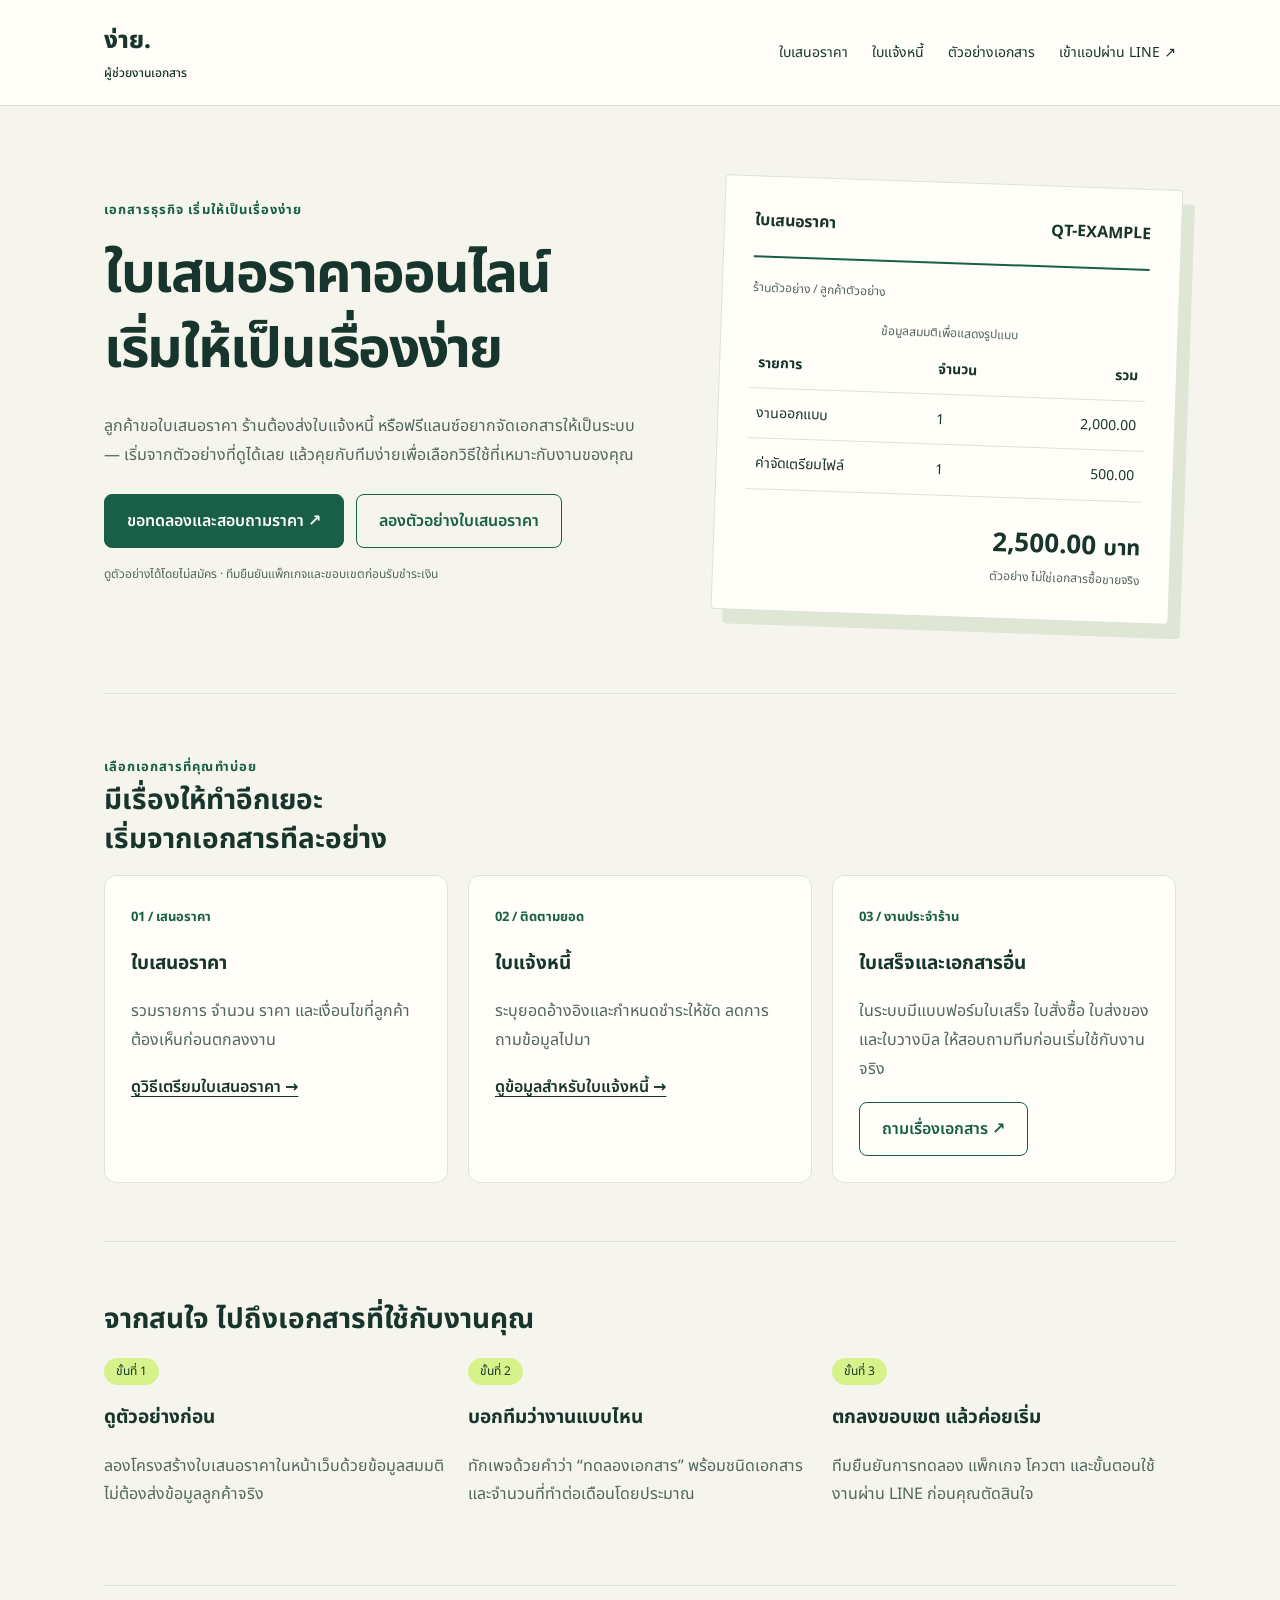
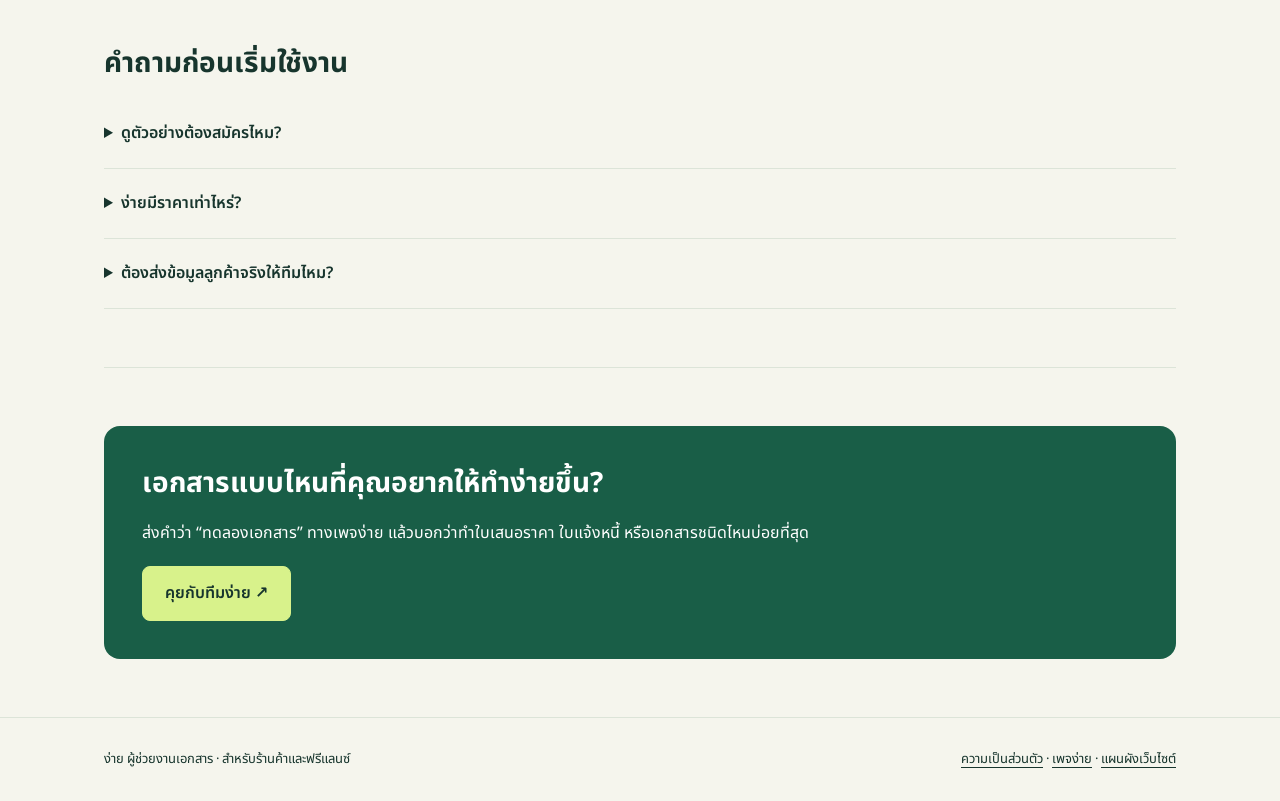
<file: ngai/index.html>
<!doctype html><html lang="th"><head><meta charset="utf-8"><meta name="viewport" content="width=device-width,initial-scale=1"><title>ง่าย ผู้ช่วยเอกสาร | ใบเสนอราคา ใบแจ้งหนี้ และใบเสร็จผ่าน LINE</title><meta name="description" content="รู้จักง่าย ผู้ช่วยงานเอกสารสำหรับร้านค้าและฟรีแลนซ์ ดูตัวอย่างใบเสนอราคา เตรียมข้อมูล และสอบถามการทดลองระบบสร้างเอกสารผ่าน LINE"><meta name="robots" content="index,follow"><link rel="canonical" href="https://teerasuptao.github.io/line-liff-app/ngai/"><meta property="og:type" content="website"><meta property="og:locale" content="th_TH"><meta property="og:title" content="ง่าย ผู้ช่วยเอกสาร | ใบเสนอราคา ใบแจ้งหนี้ และใบเสร็จผ่าน LINE"><meta property="og:description" content="รู้จักง่าย ผู้ช่วยงานเอกสารสำหรับร้านค้าและฟรีแลนซ์ ดูตัวอย่างใบเสนอราคา เตรียมข้อมูล และสอบถามการทดลองระบบสร้างเอกสารผ่าน LINE"><meta property="og:url" content="https://teerasuptao.github.io/line-liff-app/ngai/"><meta name="theme-color" content="#195e47"><link rel="stylesheet" href="style.css"><script defer src="site.js"></script><script type="application/ld+json">{"@context": "https://schema.org", "@graph": [{"@type": "Organization", "@id": "https://teerasuptao.github.io/line-liff-app/ngai/#organization", "name": "ง่าย ผู้ช่วยงานเอกสาร", "url": "https://teerasuptao.github.io/line-liff-app/ngai/", "sameAs": ["https://www.facebook.com/ngailinebot/"]}, {"@type": "WebPage", "@id": "https://teerasuptao.github.io/line-liff-app/ngai/#page", "url": "https://teerasuptao.github.io/line-liff-app/ngai/", "name": "ง่าย ผู้ช่วยเอกสาร | ใบเสนอราคา ใบแจ้งหนี้ และใบเสร็จผ่าน LINE", "description": "รู้จักง่าย ผู้ช่วยงานเอกสารสำหรับร้านค้าและฟรีแลนซ์ ดูตัวอย่างใบเสนอราคา เตรียมข้อมูล และสอบถามการทดลองระบบสร้างเอกสารผ่าน LINE", "inLanguage": "th", "publisher": {"@id": "https://teerasuptao.github.io/line-liff-app/ngai/#organization"}}]}</script></head><body><a class="skip" href="#main">ข้ามไปเนื้อหา</a><header><div class="wrap"><nav aria-label="เมนูหลัก"><a class="brand" href="https://teerasuptao.github.io/line-liff-app/ngai/">ง่าย<span aria-hidden="true">.</span><small>ผู้ช่วยงานเอกสาร</small></a><div class="navlinks"><a href="https://teerasuptao.github.io/line-liff-app/ngai/quotation/">ใบเสนอราคา</a><a href="https://teerasuptao.github.io/line-liff-app/ngai/invoice/">ใบแจ้งหนี้</a><a href="https://teerasuptao.github.io/line-liff-app/ngai/quotation-example/">ตัวอย่างเอกสาร</a><a href="https://liff.line.me/2010618788-8xUdkoqR">เข้าแอปผ่าน LINE ↗</a></div></nav></div></header><main id="main"><div class="wrap"><section class="hero"><div><span class="eyebrow">เอกสารธุรกิจ เริ่มให้เป็นเรื่องง่าย</span><h1>ใบเสนอราคาออนไลน์<br>เริ่มให้เป็นเรื่องง่าย</h1><p class="muted">ลูกค้าขอใบเสนอราคา ร้านต้องส่งใบแจ้งหนี้ หรือฟรีแลนซ์อยากจัดเอกสารให้เป็นระบบ — เริ่มจากตัวอย่างที่ดูได้เลย แล้วคุยกับทีมง่ายเพื่อเลือกวิธีใช้ที่เหมาะกับงานของคุณ</p><div class="actions"><a class="btn" data-cta="home" href="https://m.me/ngailinebot?ref=ngai_seo_home" target="_blank" rel="noopener">ขอทดลองและสอบถามราคา ↗</a><a class="btn secondary" href="quotation-example/">ลองตัวอย่างใบเสนอราคา</a></div><p class="tiny">ดูตัวอย่างได้โดยไม่สมัคร · ทีมยืนยันแพ็กเกจและขอบเขตก่อนรับชำระเงิน</p></div><div class="paper" aria-label="ตัวอย่างใบเสนอราคา"><div class="label"><span>ใบเสนอราคา</span><span>QT-EXAMPLE</span></div><p class="tiny" style="margin-top:20px">ร้านตัวอย่าง / ลูกค้าตัวอย่าง</p><table><caption class="tiny">ข้อมูลสมมติเพื่อแสดงรูปแบบ</caption><thead><tr><th>รายการ</th><th>จำนวน</th><th>รวม</th></tr></thead><tbody><tr><td>งานออกแบบ</td><td>1</td><td>2,000.00</td></tr><tr><td>ค่าจัดเตรียมไฟล์</td><td>1</td><td>500.00</td></tr></tbody></table><div class="total">2,500.00 <small>บาท</small></div><p class="tiny" style="text-align:right;margin:0">ตัวอย่าง ไม่ใช่เอกสารซื้อขายจริง</p></div></section><section class="section"><span class="eyebrow">เลือกเอกสารที่คุณทำบ่อย</span><h2>มีเรื่องให้ทำอีกเยอะ<br>เริ่มจากเอกสารทีละอย่าง</h2><div class="grid"><article class="card"><span class="num">01 / เสนอราคา</span><h3>ใบเสนอราคา</h3><p class="muted">รวมรายการ จำนวน ราคา และเงื่อนไขที่ลูกค้าต้องเห็นก่อนตกลงงาน</p><a href="quotation/">ดูวิธีเตรียมใบเสนอราคา →</a></article><article class="card"><span class="num">02 / ติดตามยอด</span><h3>ใบแจ้งหนี้</h3><p class="muted">ระบุยอดอ้างอิงและกำหนดชำระให้ชัด ลดการถามข้อมูลไปมา</p><a href="invoice/">ดูข้อมูลสำหรับใบแจ้งหนี้ →</a></article><article class="card"><span class="num">03 / งานประจำร้าน</span><h3>ใบเสร็จและเอกสารอื่น</h3><p class="muted">ในระบบมีแบบฟอร์มใบเสร็จ ใบสั่งซื้อ ใบส่งของ และใบวางบิล ให้สอบถามทีมก่อนเริ่มใช้กับงานจริง</p><a class="btn secondary" data-cta="documents" href="https://m.me/ngailinebot?ref=ngai_seo_documents" target="_blank" rel="noopener">ถามเรื่องเอกสาร ↗</a></article></div></section><section class="section"><h2>จากสนใจ ไปถึงเอกสารที่ใช้กับงานคุณ</h2><div class="grid"><div><span class="tag">ขั้นที่ 1</span><h3>ดูตัวอย่างก่อน</h3><p class="muted">ลองโครงสร้างใบเสนอราคาในหน้าเว็บด้วยข้อมูลสมมติ ไม่ต้องส่งข้อมูลลูกค้าจริง</p></div><div><span class="tag">ขั้นที่ 2</span><h3>บอกทีมว่างานแบบไหน</h3><p class="muted">ทักเพจด้วยคำว่า “ทดลองเอกสาร” พร้อมชนิดเอกสารและจำนวนที่ทำต่อเดือนโดยประมาณ</p></div><div><span class="tag">ขั้นที่ 3</span><h3>ตกลงขอบเขต แล้วค่อยเริ่ม</h3><p class="muted">ทีมยืนยันการทดลอง แพ็กเกจ โควตา และขั้นตอนใช้งานผ่าน LINE ก่อนคุณตัดสินใจ</p></div></div></section><section class="section"><h2>คำถามก่อนเริ่มใช้งาน</h2><details><summary>ดูตัวอย่างต้องสมัครไหม?</summary><p>ตัวอย่างใบเสนอราคาในเว็บไซต์นี้เปิดดูและทดลองคำนวณได้โดยไม่สมัคร ส่วนแอปเอกสารใช้ LINE Login และมีเงื่อนไขแพ็กเกจ ให้สอบถามทีมก่อนใช้จริง</p></details><details><summary>ง่ายมีราคาเท่าไหร่?</summary><p>ขอราคาและสิทธิ์ล่าสุดจากเพจง่าย โดยบอกชนิดเอกสารและจำนวนที่ทำต่อเดือน ทีมจะยืนยันรายละเอียดก่อนรับชำระเงิน หน้าเว็บนี้ไม่มีการเรียกเก็บเงิน</p></details><details><summary>ต้องส่งข้อมูลลูกค้าจริงให้ทีมไหม?</summary><p>เริ่มด้วยข้อมูลสมมติได้ บอกแค่ชนิดเอกสาร จำนวนรายการ และรูปแบบที่ต้องการ ไม่ต้องส่งรหัสผ่าน OTP หรือข้อมูลธนาคารเพื่อขอตัวอย่าง</p></details></section><section class="section"><div class="band"><h2>เอกสารแบบไหนที่คุณอยากให้ทำง่ายขึ้น?</h2><p>ส่งคำว่า “ทดลองเอกสาร” ทางเพจง่าย แล้วบอกว่าทำใบเสนอราคา ใบแจ้งหนี้ หรือเอกสารชนิดไหนบ่อยที่สุด</p><a class="btn" data-cta="bottom" href="https://m.me/ngailinebot?ref=ngai_seo_bottom" target="_blank" rel="noopener">คุยกับทีมง่าย ↗</a></div></section></div></main><footer><div class="wrap"><span>ง่าย ผู้ช่วยงานเอกสาร · สำหรับร้านค้าและฟรีแลนซ์</span><span><a href="https://teerasuptao.github.io/line-liff-app/ngai/privacy/">ความเป็นส่วนตัว</a> · <a href="https://www.facebook.com/ngailinebot/">เพจง่าย</a> · <a href="https://teerasuptao.github.io/line-liff-app/ngai/sitemap.xml">แผนผังเว็บไซต์</a></span></div></footer></body></html>
</file>
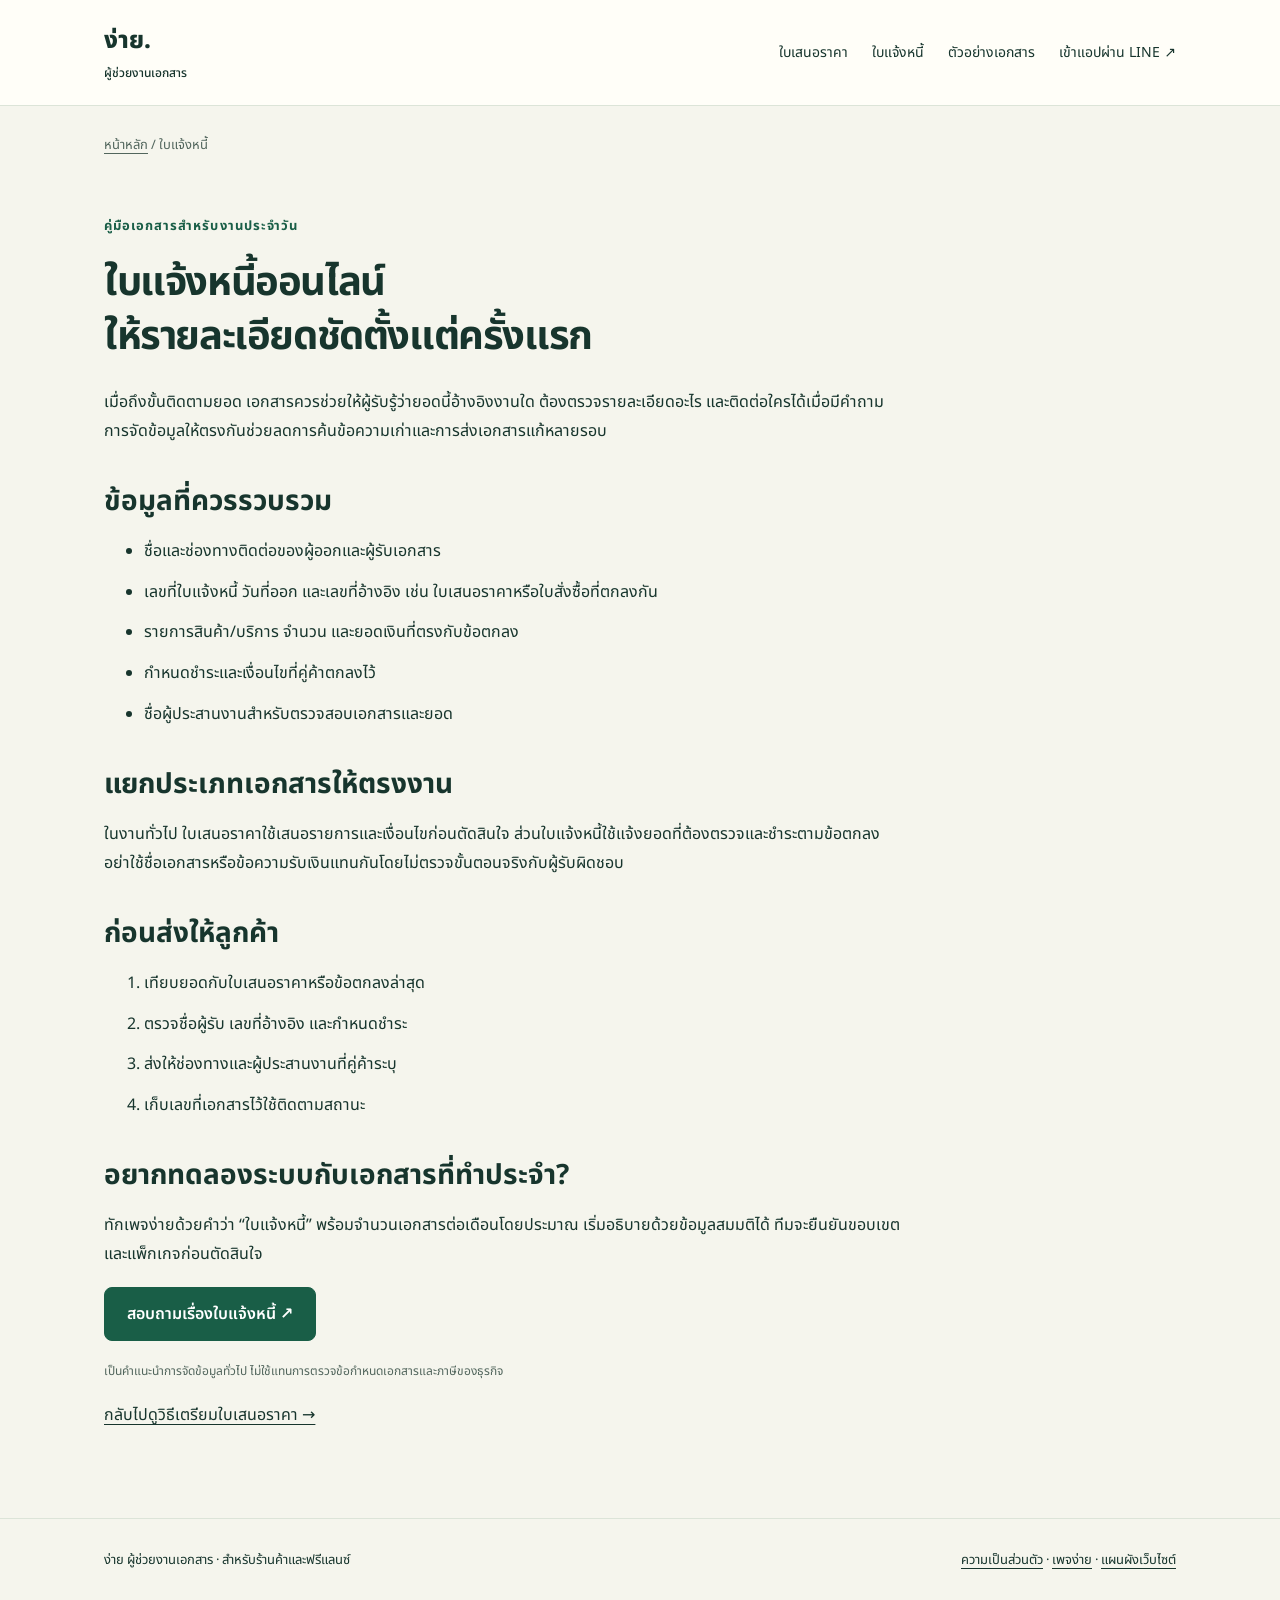
<file: ngai/invoice/index.html>
<!doctype html><html lang="th"><head><meta charset="utf-8"><meta name="viewport" content="width=device-width,initial-scale=1"><title>ใบแจ้งหนี้ออนไลน์: จัดข้อมูลก่อนติดตามชำระ | ง่าย ผู้ช่วยเอกสาร</title><meta name="description" content="เตรียมใบแจ้งหนี้ให้ติดตามงานได้ง่าย ระบุเลขที่อ้างอิง รายการ ยอดรวม และกำหนดชำระ พร้อมสอบถามระบบเอกสารผ่าน LINE"><meta name="robots" content="index,follow"><link rel="canonical" href="https://teerasuptao.github.io/line-liff-app/ngai/invoice/"><meta property="og:type" content="website"><meta property="og:locale" content="th_TH"><meta property="og:title" content="ใบแจ้งหนี้ออนไลน์: จัดข้อมูลก่อนติดตามชำระ | ง่าย ผู้ช่วยเอกสาร"><meta property="og:description" content="เตรียมใบแจ้งหนี้ให้ติดตามงานได้ง่าย ระบุเลขที่อ้างอิง รายการ ยอดรวม และกำหนดชำระ พร้อมสอบถามระบบเอกสารผ่าน LINE"><meta property="og:url" content="https://teerasuptao.github.io/line-liff-app/ngai/invoice/"><meta name="theme-color" content="#195e47"><link rel="stylesheet" href="../style.css"><script defer src="../site.js"></script><script type="application/ld+json">{"@context": "https://schema.org", "@graph": [{"@type": "Organization", "@id": "https://teerasuptao.github.io/line-liff-app/ngai/#organization", "name": "ง่าย ผู้ช่วยงานเอกสาร", "url": "https://teerasuptao.github.io/line-liff-app/ngai/", "sameAs": ["https://www.facebook.com/ngailinebot/"]}, {"@type": "Article", "@id": "https://teerasuptao.github.io/line-liff-app/ngai/invoice/#page", "url": "https://teerasuptao.github.io/line-liff-app/ngai/invoice/", "name": "ใบแจ้งหนี้ออนไลน์: จัดข้อมูลก่อนติดตามชำระ | ง่าย ผู้ช่วยเอกสาร", "description": "เตรียมใบแจ้งหนี้ให้ติดตามงานได้ง่าย ระบุเลขที่อ้างอิง รายการ ยอดรวม และกำหนดชำระ พร้อมสอบถามระบบเอกสารผ่าน LINE", "inLanguage": "th", "publisher": {"@id": "https://teerasuptao.github.io/line-liff-app/ngai/#organization"}}]}</script></head><body><a class="skip" href="#main">ข้ามไปเนื้อหา</a><header><div class="wrap"><nav aria-label="เมนูหลัก"><a class="brand" href="https://teerasuptao.github.io/line-liff-app/ngai/">ง่าย<span aria-hidden="true">.</span><small>ผู้ช่วยงานเอกสาร</small></a><div class="navlinks"><a href="https://teerasuptao.github.io/line-liff-app/ngai/quotation/">ใบเสนอราคา</a><a href="https://teerasuptao.github.io/line-liff-app/ngai/invoice/">ใบแจ้งหนี้</a><a href="https://teerasuptao.github.io/line-liff-app/ngai/quotation-example/">ตัวอย่างเอกสาร</a><a href="https://liff.line.me/2010618788-8xUdkoqR">เข้าแอปผ่าน LINE ↗</a></div></nav></div></header><main id="main"><div class="wrap"><div class="crumbs"><a href="https://teerasuptao.github.io/line-liff-app/ngai/">หน้าหลัก</a> / ใบแจ้งหนี้</div><article class="article"><span class="eyebrow">คู่มือเอกสารสำหรับงานประจำวัน</span><h1>ใบแจ้งหนี้ออนไลน์<br>ให้รายละเอียดชัดตั้งแต่ครั้งแรก</h1><p>เมื่อถึงขั้นติดตามยอด เอกสารควรช่วยให้ผู้รับรู้ว่ายอดนี้อ้างอิงงานใด ต้องตรวจรายละเอียดอะไร และติดต่อใครได้เมื่อมีคำถาม การจัดข้อมูลให้ตรงกันช่วยลดการค้นข้อความเก่าและการส่งเอกสารแก้หลายรอบ</p><h2>ข้อมูลที่ควรรวบรวม</h2><ul><li>ชื่อและช่องทางติดต่อของผู้ออกและผู้รับเอกสาร</li><li>เลขที่ใบแจ้งหนี้ วันที่ออก และเลขที่อ้างอิง เช่น ใบเสนอราคาหรือใบสั่งซื้อที่ตกลงกัน</li><li>รายการสินค้า/บริการ จำนวน และยอดเงินที่ตรงกับข้อตกลง</li><li>กำหนดชำระและเงื่อนไขที่คู่ค้าตกลงไว้</li><li>ชื่อผู้ประสานงานสำหรับตรวจสอบเอกสารและยอด</li></ul><h2>แยกประเภทเอกสารให้ตรงงาน</h2><p>ในงานทั่วไป ใบเสนอราคาใช้เสนอรายการและเงื่อนไขก่อนตัดสินใจ ส่วนใบแจ้งหนี้ใช้แจ้งยอดที่ต้องตรวจและชำระตามข้อตกลง อย่าใช้ชื่อเอกสารหรือข้อความรับเงินแทนกันโดยไม่ตรวจขั้นตอนจริงกับผู้รับผิดชอบ</p><h2>ก่อนส่งให้ลูกค้า</h2><ol><li>เทียบยอดกับใบเสนอราคาหรือข้อตกลงล่าสุด</li><li>ตรวจชื่อผู้รับ เลขที่อ้างอิง และกำหนดชำระ</li><li>ส่งให้ช่องทางและผู้ประสานงานที่คู่ค้าระบุ</li><li>เก็บเลขที่เอกสารไว้ใช้ติดตามสถานะ</li></ol><h2>อยากทดลองระบบกับเอกสารที่ทำประจำ?</h2><p>ทักเพจง่ายด้วยคำว่า “ใบแจ้งหนี้” พร้อมจำนวนเอกสารต่อเดือนโดยประมาณ เริ่มอธิบายด้วยข้อมูลสมมติได้ ทีมจะยืนยันขอบเขตและแพ็กเกจก่อนตัดสินใจ</p><a class="btn" data-cta="invoice" href="https://m.me/ngailinebot?ref=ngai_seo_invoice" target="_blank" rel="noopener">สอบถามเรื่องใบแจ้งหนี้ ↗</a><p class="tiny" style="margin-top:20px">เป็นคำแนะนำการจัดข้อมูลทั่วไป ไม่ใช้แทนการตรวจข้อกำหนดเอกสารและภาษีของธุรกิจ</p><p><a href="../quotation/">กลับไปดูวิธีเตรียมใบเสนอราคา →</a></p></article></div></main><footer><div class="wrap"><span>ง่าย ผู้ช่วยงานเอกสาร · สำหรับร้านค้าและฟรีแลนซ์</span><span><a href="https://teerasuptao.github.io/line-liff-app/ngai/privacy/">ความเป็นส่วนตัว</a> · <a href="https://www.facebook.com/ngailinebot/">เพจง่าย</a> · <a href="https://teerasuptao.github.io/line-liff-app/ngai/sitemap.xml">แผนผังเว็บไซต์</a></span></div></footer></body></html>
</file>
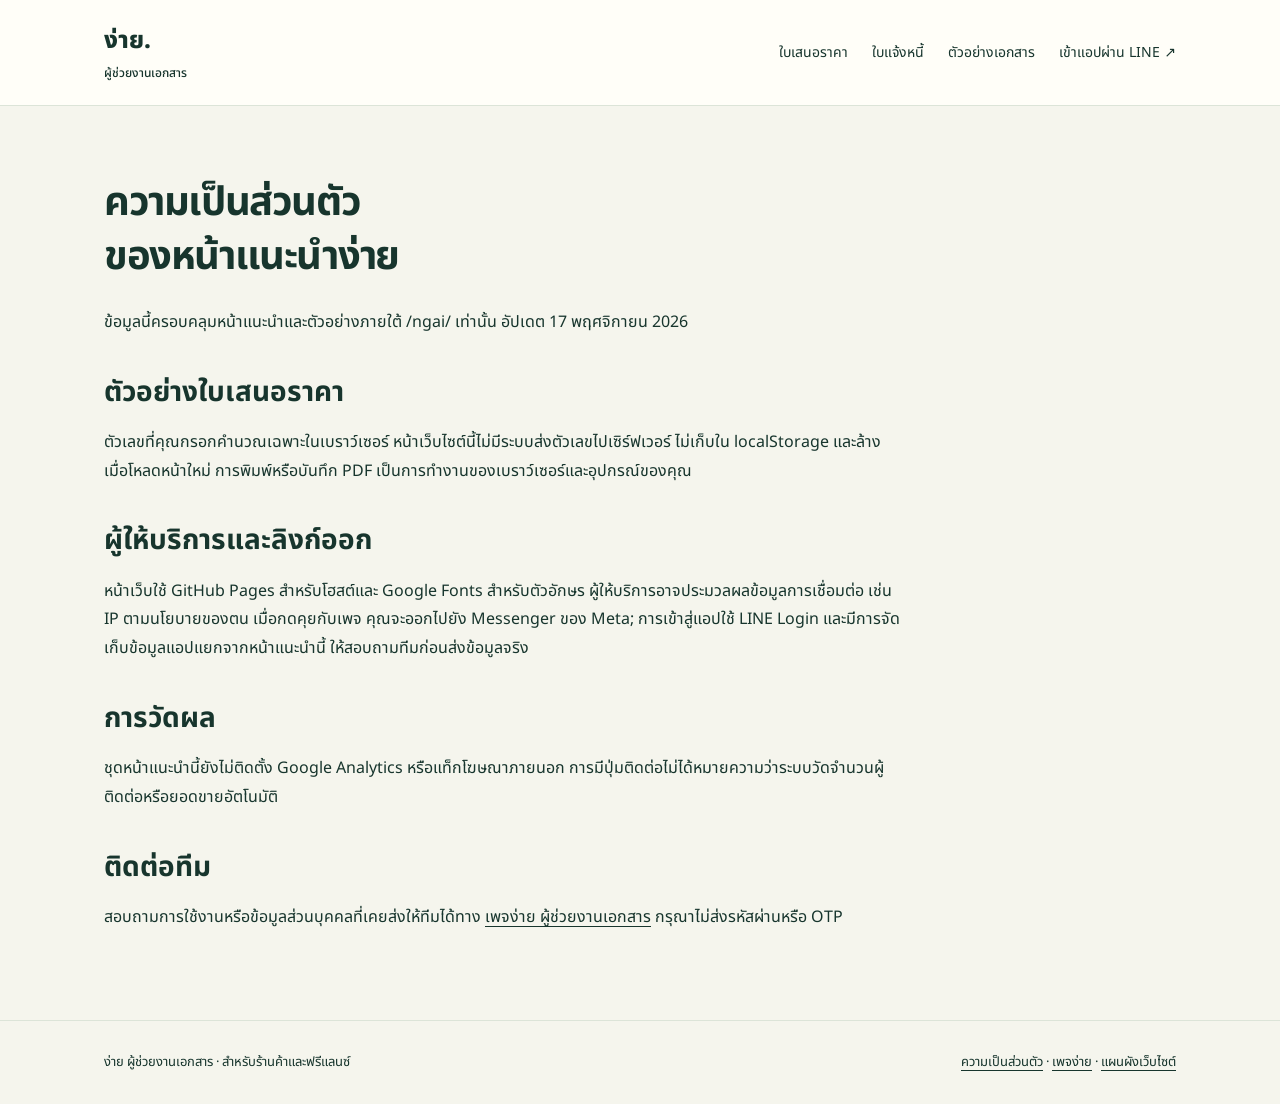
<file: ngai/privacy/index.html>
<!doctype html><html lang="th"><head><meta charset="utf-8"><meta name="viewport" content="width=device-width,initial-scale=1"><title>ความเป็นส่วนตัวของหน้าแนะนำง่าย | ง่าย ผู้ช่วยเอกสาร</title><meta name="description" content="ข้อมูลการทำงานของหน้าแนะนำและตัวอย่างใบเสนอราคาของง่าย รวมถึงการติดต่อผ่าน Facebook และการเข้าแอป LINE"><meta name="robots" content="index,follow"><link rel="canonical" href="https://teerasuptao.github.io/line-liff-app/ngai/privacy/"><meta property="og:type" content="website"><meta property="og:locale" content="th_TH"><meta property="og:title" content="ความเป็นส่วนตัวของหน้าแนะนำง่าย | ง่าย ผู้ช่วยเอกสาร"><meta property="og:description" content="ข้อมูลการทำงานของหน้าแนะนำและตัวอย่างใบเสนอราคาของง่าย รวมถึงการติดต่อผ่าน Facebook และการเข้าแอป LINE"><meta property="og:url" content="https://teerasuptao.github.io/line-liff-app/ngai/privacy/"><meta name="theme-color" content="#195e47"><link rel="stylesheet" href="../style.css"><script defer src="../site.js"></script><script type="application/ld+json">{"@context": "https://schema.org", "@graph": [{"@type": "Organization", "@id": "https://teerasuptao.github.io/line-liff-app/ngai/#organization", "name": "ง่าย ผู้ช่วยงานเอกสาร", "url": "https://teerasuptao.github.io/line-liff-app/ngai/", "sameAs": ["https://www.facebook.com/ngailinebot/"]}, {"@type": "WebPage", "@id": "https://teerasuptao.github.io/line-liff-app/ngai/privacy/#page", "url": "https://teerasuptao.github.io/line-liff-app/ngai/privacy/", "name": "ความเป็นส่วนตัวของหน้าแนะนำง่าย | ง่าย ผู้ช่วยเอกสาร", "description": "ข้อมูลการทำงานของหน้าแนะนำและตัวอย่างใบเสนอราคาของง่าย รวมถึงการติดต่อผ่าน Facebook และการเข้าแอป LINE", "inLanguage": "th", "publisher": {"@id": "https://teerasuptao.github.io/line-liff-app/ngai/#organization"}}]}</script></head><body><a class="skip" href="#main">ข้ามไปเนื้อหา</a><header><div class="wrap"><nav aria-label="เมนูหลัก"><a class="brand" href="https://teerasuptao.github.io/line-liff-app/ngai/">ง่าย<span aria-hidden="true">.</span><small>ผู้ช่วยงานเอกสาร</small></a><div class="navlinks"><a href="https://teerasuptao.github.io/line-liff-app/ngai/quotation/">ใบเสนอราคา</a><a href="https://teerasuptao.github.io/line-liff-app/ngai/invoice/">ใบแจ้งหนี้</a><a href="https://teerasuptao.github.io/line-liff-app/ngai/quotation-example/">ตัวอย่างเอกสาร</a><a href="https://liff.line.me/2010618788-8xUdkoqR">เข้าแอปผ่าน LINE ↗</a></div></nav></div></header><main id="main"><div class="wrap"><article class="article"><h1>ความเป็นส่วนตัว<br>ของหน้าแนะนำง่าย</h1><p>ข้อมูลนี้ครอบคลุมหน้าแนะนำและตัวอย่างภายใต้ /ngai/ เท่านั้น อัปเดต 17 พฤศจิกายน 2026</p><h2>ตัวอย่างใบเสนอราคา</h2><p>ตัวเลขที่คุณกรอกคำนวณเฉพาะในเบราว์เซอร์ หน้าเว็บไซต์นี้ไม่มีระบบส่งตัวเลขไปเซิร์ฟเวอร์ ไม่เก็บใน localStorage และล้างเมื่อโหลดหน้าใหม่ การพิมพ์หรือบันทึก PDF เป็นการทำงานของเบราว์เซอร์และอุปกรณ์ของคุณ</p><h2>ผู้ให้บริการและลิงก์ออก</h2><p>หน้าเว็บใช้ GitHub Pages สำหรับโฮสต์และ Google Fonts สำหรับตัวอักษร ผู้ให้บริการอาจประมวลผลข้อมูลการเชื่อมต่อ เช่น IP ตามนโยบายของตน เมื่อกดคุยกับเพจ คุณจะออกไปยัง Messenger ของ Meta; การเข้าสู่แอปใช้ LINE Login และมีการจัดเก็บข้อมูลแอปแยกจากหน้าแนะนำนี้ ให้สอบถามทีมก่อนส่งข้อมูลจริง</p><h2>การวัดผล</h2><p>ชุดหน้าแนะนำนี้ยังไม่ติดตั้ง Google Analytics หรือแท็กโฆษณาภายนอก การมีปุ่มติดต่อไม่ได้หมายความว่าระบบวัดจำนวนผู้ติดต่อหรือยอดขายอัตโนมัติ</p><h2>ติดต่อทีม</h2><p>สอบถามการใช้งานหรือข้อมูลส่วนบุคคลที่เคยส่งให้ทีมได้ทาง <a href="https://www.facebook.com/ngailinebot/">เพจง่าย ผู้ช่วยงานเอกสาร</a> กรุณาไม่ส่งรหัสผ่านหรือ OTP</p></article></div></main><footer><div class="wrap"><span>ง่าย ผู้ช่วยงานเอกสาร · สำหรับร้านค้าและฟรีแลนซ์</span><span><a href="https://teerasuptao.github.io/line-liff-app/ngai/privacy/">ความเป็นส่วนตัว</a> · <a href="https://www.facebook.com/ngailinebot/">เพจง่าย</a> · <a href="https://teerasuptao.github.io/line-liff-app/ngai/sitemap.xml">แผนผังเว็บไซต์</a></span></div></footer></body></html>
</file>
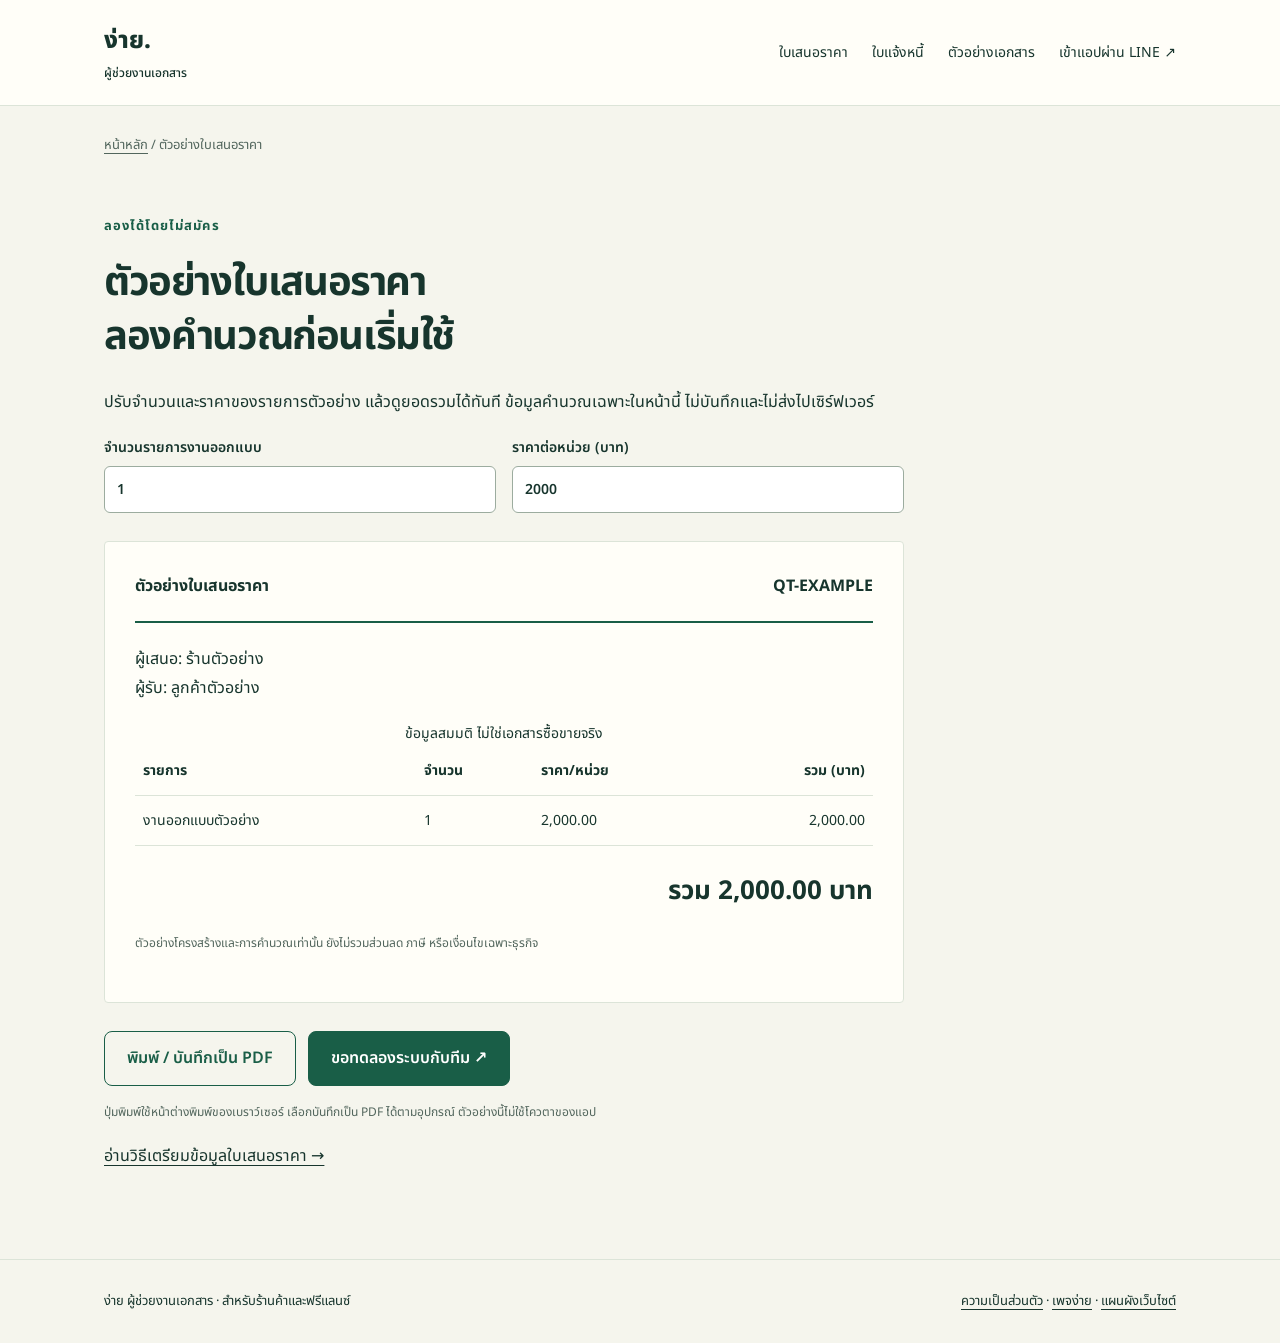
<file: ngai/quotation-example/index.html>
<!doctype html><html lang="th"><head><meta charset="utf-8"><meta name="viewport" content="width=device-width,initial-scale=1"><title>ตัวอย่างใบเสนอราคา: ทดลองคำนวณและพิมพ์ฟรี | ง่าย</title><meta name="description" content="ลองตัวอย่างใบเสนอราคาโดยไม่สมัคร ปรับจำนวนและราคา ดูยอดรวม แล้วพิมพ์หรือบันทึกเป็น PDF ผ่านเบราว์เซอร์ด้วยข้อมูลสมมติ"><meta name="robots" content="index,follow"><link rel="canonical" href="https://teerasuptao.github.io/line-liff-app/ngai/quotation-example/"><meta property="og:type" content="website"><meta property="og:locale" content="th_TH"><meta property="og:title" content="ตัวอย่างใบเสนอราคา: ทดลองคำนวณและพิมพ์ฟรี | ง่าย"><meta property="og:description" content="ลองตัวอย่างใบเสนอราคาโดยไม่สมัคร ปรับจำนวนและราคา ดูยอดรวม แล้วพิมพ์หรือบันทึกเป็น PDF ผ่านเบราว์เซอร์ด้วยข้อมูลสมมติ"><meta property="og:url" content="https://teerasuptao.github.io/line-liff-app/ngai/quotation-example/"><meta name="theme-color" content="#195e47"><link rel="stylesheet" href="../style.css"><script defer src="../site.js"></script><script type="application/ld+json">{"@context": "https://schema.org", "@graph": [{"@type": "Organization", "@id": "https://teerasuptao.github.io/line-liff-app/ngai/#organization", "name": "ง่าย ผู้ช่วยงานเอกสาร", "url": "https://teerasuptao.github.io/line-liff-app/ngai/", "sameAs": ["https://www.facebook.com/ngailinebot/"]}, {"@type": "WebPage", "@id": "https://teerasuptao.github.io/line-liff-app/ngai/quotation-example/#page", "url": "https://teerasuptao.github.io/line-liff-app/ngai/quotation-example/", "name": "ตัวอย่างใบเสนอราคา: ทดลองคำนวณและพิมพ์ฟรี | ง่าย", "description": "ลองตัวอย่างใบเสนอราคาโดยไม่สมัคร ปรับจำนวนและราคา ดูยอดรวม แล้วพิมพ์หรือบันทึกเป็น PDF ผ่านเบราว์เซอร์ด้วยข้อมูลสมมติ", "inLanguage": "th", "publisher": {"@id": "https://teerasuptao.github.io/line-liff-app/ngai/#organization"}}]}</script></head><body><a class="skip" href="#main">ข้ามไปเนื้อหา</a><header><div class="wrap"><nav aria-label="เมนูหลัก"><a class="brand" href="https://teerasuptao.github.io/line-liff-app/ngai/">ง่าย<span aria-hidden="true">.</span><small>ผู้ช่วยงานเอกสาร</small></a><div class="navlinks"><a href="https://teerasuptao.github.io/line-liff-app/ngai/quotation/">ใบเสนอราคา</a><a href="https://teerasuptao.github.io/line-liff-app/ngai/invoice/">ใบแจ้งหนี้</a><a href="https://teerasuptao.github.io/line-liff-app/ngai/quotation-example/">ตัวอย่างเอกสาร</a><a href="https://liff.line.me/2010618788-8xUdkoqR">เข้าแอปผ่าน LINE ↗</a></div></nav></div></header><main id="main"><div class="wrap"><div class="crumbs no-print"><a href="https://teerasuptao.github.io/line-liff-app/ngai/">หน้าหลัก</a> / ตัวอย่างใบเสนอราคา</div><article class="article"><div class="no-print"><span class="eyebrow">ลองได้โดยไม่สมัคร</span><h1>ตัวอย่างใบเสนอราคา<br>ลองคำนวณก่อนเริ่มใช้</h1><p>ปรับจำนวนและราคาของรายการตัวอย่าง แล้วดูยอดรวมได้ทันที ข้อมูลคำนวณเฉพาะในหน้านี้ ไม่บันทึกและไม่ส่งไปเซิร์ฟเวอร์</p><div class="formgrid"><label>จำนวนรายการงานออกแบบ<input id="qty" type="number" value="1" min="0" max="9999" step="1"></label><label>ราคาต่อหน่วย (บาท)<input id="price" type="number" value="2000" min="0" max="9999999" step="0.01"></label></div><p id="form-error" role="status" aria-live="polite"></p></div><section class="sample"><div class="paper"><div class="label"><strong>ตัวอย่างใบเสนอราคา</strong><span>QT-EXAMPLE</span></div><p style="margin-top:22px">ผู้เสนอ: ร้านตัวอย่าง<br>ผู้รับ: ลูกค้าตัวอย่าง</p><table><caption>ข้อมูลสมมติ ไม่ใช่เอกสารซื้อขายจริง</caption><thead><tr><th>รายการ</th><th>จำนวน</th><th>ราคา/หน่วย</th><th>รวม (บาท)</th></tr></thead><tbody><tr><td>งานออกแบบตัวอย่าง</td><td id="out-qty">1</td><td id="out-price">2,000.00</td><td id="out-total">2,000.00</td></tr></tbody></table><p class="total">รวม <span id="grand-total">2,000.00</span> บาท</p><p class="tiny">ตัวอย่างโครงสร้างและการคำนวณเท่านั้น ยังไม่รวมส่วนลด ภาษี หรือเงื่อนไขเฉพาะธุรกิจ</p></div></section><div class="no-print"><div class="actions"><button class="btn secondary" id="print">พิมพ์ / บันทึกเป็น PDF</button><a class="btn" data-cta="example" href="https://m.me/ngailinebot?ref=ngai_seo_example" target="_blank" rel="noopener">ขอทดลองระบบกับทีม ↗</a></div><p class="tiny">ปุ่มพิมพ์ใช้หน้าต่างพิมพ์ของเบราว์เซอร์ เลือกบันทึกเป็น PDF ได้ตามอุปกรณ์ ตัวอย่างนี้ไม่ใช้โควตาของแอป</p><p><a href="../quotation/">อ่านวิธีเตรียมข้อมูลใบเสนอราคา →</a></p></div></article><script defer src="sample.js"></script></div></main><footer><div class="wrap"><span>ง่าย ผู้ช่วยงานเอกสาร · สำหรับร้านค้าและฟรีแลนซ์</span><span><a href="https://teerasuptao.github.io/line-liff-app/ngai/privacy/">ความเป็นส่วนตัว</a> · <a href="https://www.facebook.com/ngailinebot/">เพจง่าย</a> · <a href="https://teerasuptao.github.io/line-liff-app/ngai/sitemap.xml">แผนผังเว็บไซต์</a></span></div></footer></body></html>
</file>
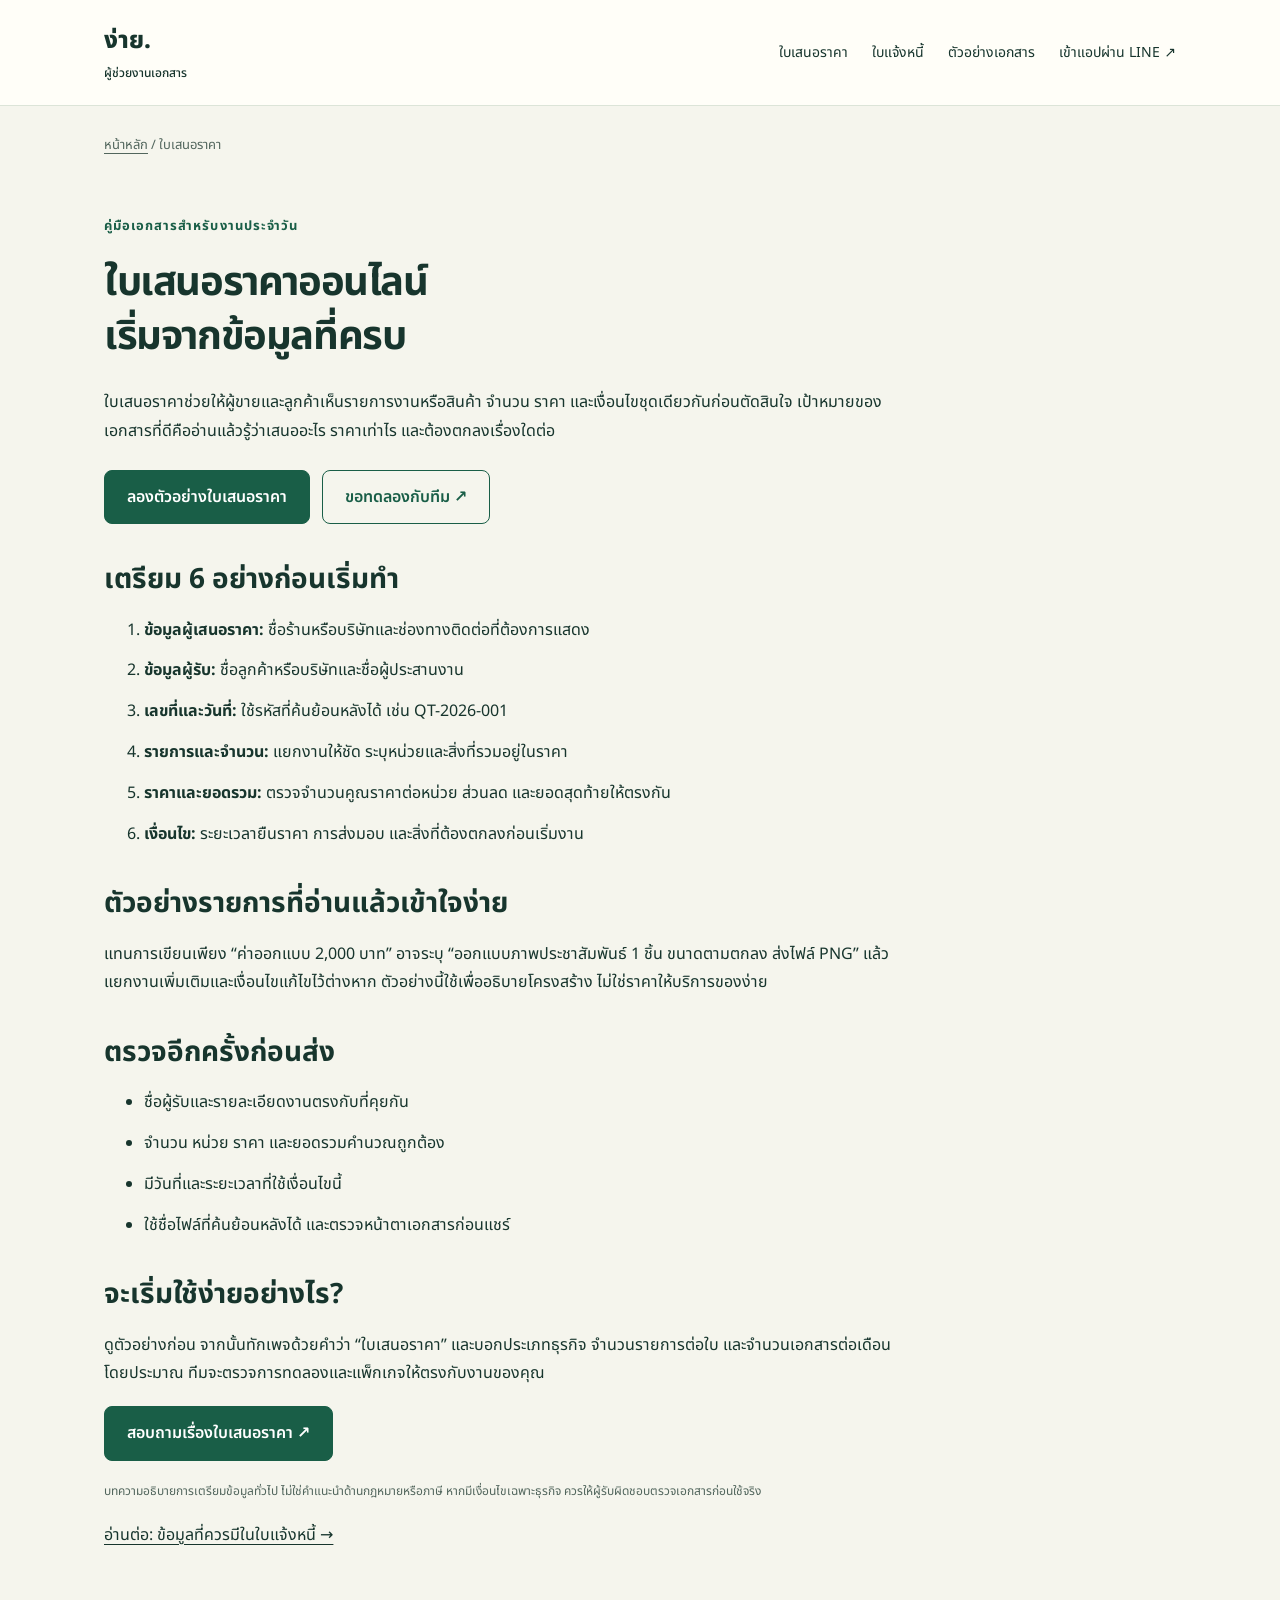
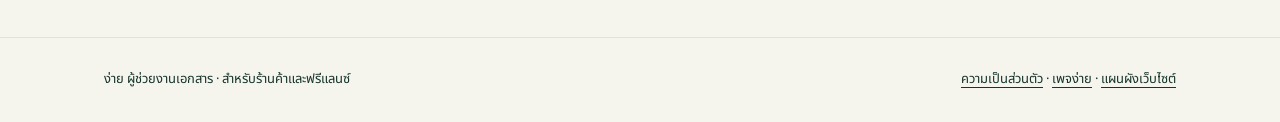
<file: ngai/quotation/index.html>
<!doctype html><html lang="th"><head><meta charset="utf-8"><meta name="viewport" content="width=device-width,initial-scale=1"><title>ใบเสนอราคาออนไลน์: เตรียมข้อมูลและดูตัวอย่าง | ง่าย ผู้ช่วยเอกสาร</title><meta name="description" content="ดูข้อมูลที่ควรเตรียมก่อนทำใบเสนอราคาออนไลน์ พร้อมตัวอย่างรายการสินค้า ยอดรวม และเงื่อนไขงานสำหรับร้านค้าและฟรีแลนซ์"><meta name="robots" content="index,follow"><link rel="canonical" href="https://teerasuptao.github.io/line-liff-app/ngai/quotation/"><meta property="og:type" content="website"><meta property="og:locale" content="th_TH"><meta property="og:title" content="ใบเสนอราคาออนไลน์: เตรียมข้อมูลและดูตัวอย่าง | ง่าย ผู้ช่วยเอกสาร"><meta property="og:description" content="ดูข้อมูลที่ควรเตรียมก่อนทำใบเสนอราคาออนไลน์ พร้อมตัวอย่างรายการสินค้า ยอดรวม และเงื่อนไขงานสำหรับร้านค้าและฟรีแลนซ์"><meta property="og:url" content="https://teerasuptao.github.io/line-liff-app/ngai/quotation/"><meta name="theme-color" content="#195e47"><link rel="stylesheet" href="../style.css"><script defer src="../site.js"></script><script type="application/ld+json">{"@context": "https://schema.org", "@graph": [{"@type": "Organization", "@id": "https://teerasuptao.github.io/line-liff-app/ngai/#organization", "name": "ง่าย ผู้ช่วยงานเอกสาร", "url": "https://teerasuptao.github.io/line-liff-app/ngai/", "sameAs": ["https://www.facebook.com/ngailinebot/"]}, {"@type": "Article", "@id": "https://teerasuptao.github.io/line-liff-app/ngai/quotation/#page", "url": "https://teerasuptao.github.io/line-liff-app/ngai/quotation/", "name": "ใบเสนอราคาออนไลน์: เตรียมข้อมูลและดูตัวอย่าง | ง่าย ผู้ช่วยเอกสาร", "description": "ดูข้อมูลที่ควรเตรียมก่อนทำใบเสนอราคาออนไลน์ พร้อมตัวอย่างรายการสินค้า ยอดรวม และเงื่อนไขงานสำหรับร้านค้าและฟรีแลนซ์", "inLanguage": "th", "publisher": {"@id": "https://teerasuptao.github.io/line-liff-app/ngai/#organization"}}]}</script></head><body><a class="skip" href="#main">ข้ามไปเนื้อหา</a><header><div class="wrap"><nav aria-label="เมนูหลัก"><a class="brand" href="https://teerasuptao.github.io/line-liff-app/ngai/">ง่าย<span aria-hidden="true">.</span><small>ผู้ช่วยงานเอกสาร</small></a><div class="navlinks"><a href="https://teerasuptao.github.io/line-liff-app/ngai/quotation/">ใบเสนอราคา</a><a href="https://teerasuptao.github.io/line-liff-app/ngai/invoice/">ใบแจ้งหนี้</a><a href="https://teerasuptao.github.io/line-liff-app/ngai/quotation-example/">ตัวอย่างเอกสาร</a><a href="https://liff.line.me/2010618788-8xUdkoqR">เข้าแอปผ่าน LINE ↗</a></div></nav></div></header><main id="main"><div class="wrap"><div class="crumbs"><a href="https://teerasuptao.github.io/line-liff-app/ngai/">หน้าหลัก</a> / ใบเสนอราคา</div><article class="article"><span class="eyebrow">คู่มือเอกสารสำหรับงานประจำวัน</span><h1>ใบเสนอราคาออนไลน์<br>เริ่มจากข้อมูลที่ครบ</h1><p>ใบเสนอราคาช่วยให้ผู้ขายและลูกค้าเห็นรายการงานหรือสินค้า จำนวน ราคา และเงื่อนไขชุดเดียวกันก่อนตัดสินใจ เป้าหมายของเอกสารที่ดีคืออ่านแล้วรู้ว่าเสนออะไร ราคาเท่าไร และต้องตกลงเรื่องใดต่อ</p><div class="actions"><a class="btn" href="../quotation-example/">ลองตัวอย่างใบเสนอราคา</a><a class="btn secondary" data-cta="quotation" href="https://m.me/ngailinebot?ref=ngai_seo_quotation" target="_blank" rel="noopener">ขอทดลองกับทีม ↗</a></div><h2>เตรียม 6 อย่างก่อนเริ่มทำ</h2><ol><li><strong>ข้อมูลผู้เสนอราคา:</strong> ชื่อร้านหรือบริษัทและช่องทางติดต่อที่ต้องการแสดง</li><li><strong>ข้อมูลผู้รับ:</strong> ชื่อลูกค้าหรือบริษัทและชื่อผู้ประสานงาน</li><li><strong>เลขที่และวันที่:</strong> ใช้รหัสที่ค้นย้อนหลังได้ เช่น QT-2026-001</li><li><strong>รายการและจำนวน:</strong> แยกงานให้ชัด ระบุหน่วยและสิ่งที่รวมอยู่ในราคา</li><li><strong>ราคาและยอดรวม:</strong> ตรวจจำนวนคูณราคาต่อหน่วย ส่วนลด และยอดสุดท้ายให้ตรงกัน</li><li><strong>เงื่อนไข:</strong> ระยะเวลายืนราคา การส่งมอบ และสิ่งที่ต้องตกลงก่อนเริ่มงาน</li></ol><h2>ตัวอย่างรายการที่อ่านแล้วเข้าใจง่าย</h2><p>แทนการเขียนเพียง “ค่าออกแบบ 2,000 บาท” อาจระบุ “ออกแบบภาพประชาสัมพันธ์ 1 ชิ้น ขนาดตามตกลง ส่งไฟล์ PNG” แล้วแยกงานเพิ่มเติมและเงื่อนไขแก้ไขไว้ต่างหาก ตัวอย่างนี้ใช้เพื่ออธิบายโครงสร้าง ไม่ใช่ราคาให้บริการของง่าย</p><h2>ตรวจอีกครั้งก่อนส่ง</h2><ul><li>ชื่อผู้รับและรายละเอียดงานตรงกับที่คุยกัน</li><li>จำนวน หน่วย ราคา และยอดรวมคำนวณถูกต้อง</li><li>มีวันที่และระยะเวลาที่ใช้เงื่อนไขนี้</li><li>ใช้ชื่อไฟล์ที่ค้นย้อนหลังได้ และตรวจหน้าตาเอกสารก่อนแชร์</li></ul><h2>จะเริ่มใช้ง่ายอย่างไร?</h2><p>ดูตัวอย่างก่อน จากนั้นทักเพจด้วยคำว่า “ใบเสนอราคา” และบอกประเภทธุรกิจ จำนวนรายการต่อใบ และจำนวนเอกสารต่อเดือนโดยประมาณ ทีมจะตรวจการทดลองและแพ็กเกจให้ตรงกับงานของคุณ</p><a class="btn" data-cta="quotation_footer" href="https://m.me/ngailinebot?ref=ngai_seo_quotation_footer" target="_blank" rel="noopener">สอบถามเรื่องใบเสนอราคา ↗</a><p class="tiny" style="margin-top:20px">บทความอธิบายการเตรียมข้อมูลทั่วไป ไม่ใช่คำแนะนำด้านกฎหมายหรือภาษี หากมีเงื่อนไขเฉพาะธุรกิจ ควรให้ผู้รับผิดชอบตรวจเอกสารก่อนใช้จริง</p><p><a href="../invoice/">อ่านต่อ: ข้อมูลที่ควรมีในใบแจ้งหนี้ →</a></p></article></div></main><footer><div class="wrap"><span>ง่าย ผู้ช่วยงานเอกสาร · สำหรับร้านค้าและฟรีแลนซ์</span><span><a href="https://teerasuptao.github.io/line-liff-app/ngai/privacy/">ความเป็นส่วนตัว</a> · <a href="https://www.facebook.com/ngailinebot/">เพจง่าย</a> · <a href="https://teerasuptao.github.io/line-liff-app/ngai/sitemap.xml">แผนผังเว็บไซต์</a></span></div></footer></body></html>
</file>
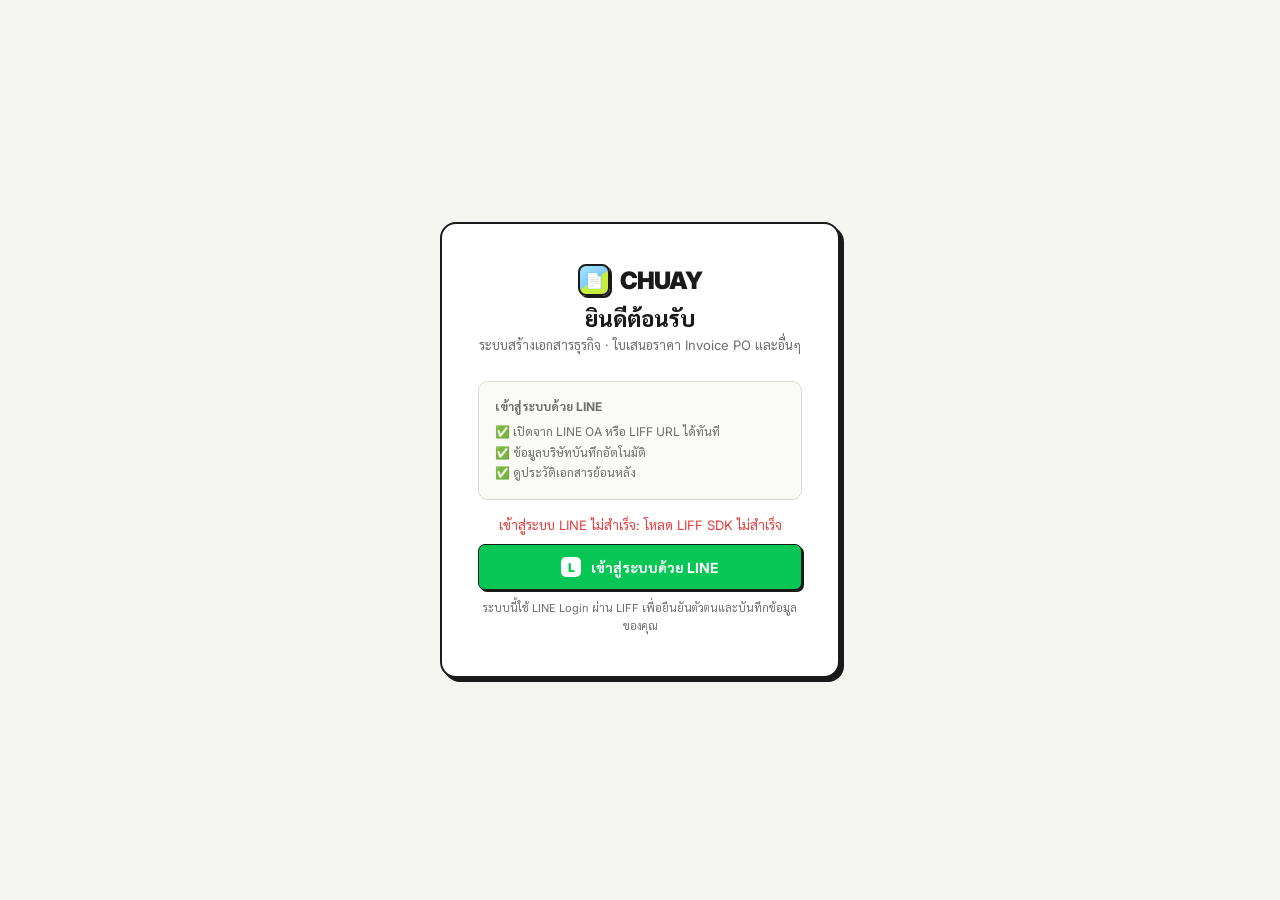
<file: App.html>
<!DOCTYPE html>
<html lang="th">
<head>
<meta charset="UTF-8"/>
<meta name="viewport" content="width=device-width,initial-scale=1"/>
<title>CHUAY — ระบบสร้างเอกสาร</title>
<link href="https://fonts.googleapis.com/css2?family=Sarabun:wght@400;700&family=Inter:wght@400;500;600;700;800&display=swap" rel="stylesheet"/>
<script src="https://static.line-scdn.net/liff/edge/2/sdk.js"></script>
<style>
*,*::before,*::after{box-sizing:border-box;margin:0;padding:0}
html{font-size:15px;scroll-behavior:smooth}
body{font-family:'Inter','Sarabun',sans-serif;background:#F5F6F2;color:#1a1a1a;min-height:100vh;-webkit-font-smoothing:antialiased}
:root{
  --bg:#F5F6F2;--surface:#fff;--border:#D8DAD2;--ink:#1a1a1a;
  --accent:#C9EF3E;--muted:#6B6F6A;
  --shadow:4px 4px 0 #1a1a1a;--shadow-sm:2px 2px 0 #1a1a1a;
  --r:10px;--r-sm:7px;--t:all .18s ease;
}

/* ── Loading screen ── */
#loadingScreen{position:fixed;inset:0;background:var(--bg);z-index:999;display:flex;flex-direction:column;align-items:center;justify-content:center;gap:16px}
.load-logo{font-size:32px;font-weight:900;letter-spacing:-.04em;display:flex;align-items:center;gap:10px}
.load-mark{width:44px;height:44px;border:2.5px solid var(--ink);border-radius:10px;background:linear-gradient(145deg,#A5E4FF 0%,#82CBFF 50%,var(--accent) 51%);display:grid;place-items:center;font-size:22px;box-shadow:var(--shadow)}
.load-spinner{width:32px;height:32px;border:3px solid #ddd;border-top-color:var(--ink);border-radius:50%;animation:spin .7s linear infinite}
@keyframes spin{to{transform:rotate(360deg)}}

/* ── Login screen ── */
#loginScreen{display:none;min-height:100vh;align-items:center;justify-content:center;padding:24px}
.login-card{background:var(--surface);border:2px solid var(--ink);border-radius:16px;box-shadow:var(--shadow);padding:40px 36px;max-width:400px;width:100%;text-align:center}
.login-logo{display:flex;align-items:center;justify-content:center;gap:10px;font-size:24px;font-weight:900;letter-spacing:-.04em;margin-bottom:8px}
.login-sub{font-size:13px;color:var(--muted);margin-bottom:28px}
.login-divider{border:0;border-top:1px solid var(--border);margin:20px 0}
.login-note{font-size:11px;color:var(--muted);line-height:1.6}
.line-btn{width:100%;border:1.5px solid var(--ink);border-radius:var(--r-sm);padding:12px 20px;font:inherit;font-size:14px;font-weight:700;cursor:pointer;background:#06C755;color:#fff;box-shadow:var(--shadow-sm);transition:var(--t);display:flex;align-items:center;justify-content:center;gap:10px;margin-bottom:10px}
.line-btn:hover{transform:translate(2px,2px);box-shadow:1px 1px 0 var(--ink)}
.line-icon{width:20px;height:20px;border-radius:5px;background:#fff;color:#06C755;display:grid;place-items:center;font-size:12px;font-weight:900}

/* ── App (hidden until auth) ── */
#appScreen{display:none}

/* ── Topbar ── */
.topbar{position:sticky;top:0;z-index:100;background:rgba(245,246,242,.95);backdrop-filter:blur(16px);border-bottom:1.5px solid var(--border);padding:0 24px;height:60px;display:flex;align-items:center;justify-content:space-between}
.logo{display:flex;align-items:center;gap:9px;font-weight:900;font-size:18px;letter-spacing:-.03em;color:var(--ink);text-decoration:none}
.logo-mark{width:32px;height:32px;border:2px solid var(--ink);border-radius:8px;background:linear-gradient(145deg,#A5E4FF 0%,#82CBFF 50%,var(--accent) 51%);display:grid;place-items:center;font-size:15px;box-shadow:var(--shadow-sm)}
.user-bar{display:flex;align-items:center;gap:10px}
.user-pill{display:flex;align-items:center;gap:7px;border:1.5px solid var(--border);border-radius:999px;padding:5px 12px 5px 7px;font-size:12px;font-weight:600;background:var(--surface);cursor:pointer;transition:var(--t)}
.user-pill:hover{border-color:var(--ink)}
.user-avatar{width:26px;height:26px;border-radius:50%;background:var(--accent);border:1.5px solid var(--ink);display:grid;place-items:center;font-size:11px;font-weight:800;flex-shrink:0}
.user-email{max-width:160px;overflow:hidden;text-overflow:ellipsis;white-space:nowrap}
.profile-btn{border:1.5px solid var(--border);border-radius:var(--r-sm);padding:6px 12px;font:inherit;font-size:12px;font-weight:600;cursor:pointer;background:var(--surface);transition:var(--t)}
.profile-btn:hover{border-color:var(--ink);background:var(--accent)}

/* ── Doc tabs ── */
.doc-selector{padding:18px 24px 0;max-width:960px;margin:0 auto}
.doc-tabs{display:flex;gap:8px;flex-wrap:wrap}
.doc-tab{border:1.5px solid var(--ink);border-radius:999px;padding:7px 16px;font:inherit;font-size:13px;font-weight:600;cursor:pointer;background:var(--surface);box-shadow:var(--shadow-sm);transition:var(--t);color:var(--ink)}
.doc-tab:hover{transform:translate(1px,1px);box-shadow:1px 1px 0 var(--ink)}
.doc-tab.active{box-shadow:var(--shadow-sm)}

/* ── Main grid ── */
.main{max-width:960px;margin:18px auto 80px;padding:0 24px;display:grid;grid-template-columns:1fr 296px;gap:16px;align-items:start}
@media(max-width:720px){.main{grid-template-columns:1fr}.preview-col{display:none}}

/* ── Cards ── */
.card{background:var(--surface);border:1.5px solid var(--ink);border-radius:var(--r);box-shadow:var(--shadow);overflow:hidden;margin-bottom:14px}
.card-head{padding:11px 16px;border-bottom:1.5px solid var(--border);background:#FAFBF7;display:flex;align-items:center;justify-content:space-between}
.card-title{font-size:13px;font-weight:700;display:flex;align-items:center;gap:7px}
.card-badge{font-size:10px;font-weight:700;text-transform:uppercase;letter-spacing:.08em;border:1px solid var(--ink);border-radius:999px;padding:2px 9px}
.card-body{padding:16px}

/* ── Profile panel ── */
.profile-panel{display:none;position:fixed;inset:0;z-index:150;background:rgba(0,0,0,.4);backdrop-filter:blur(6px)}
.profile-panel.open{display:flex;align-items:flex-start;justify-content:flex-end}
.profile-drawer{background:var(--surface);border-left:2px solid var(--ink);width:380px;max-width:90vw;height:100vh;overflow-y:auto;padding:24px;box-shadow:-6px 0 0 var(--ink)}
.drawer-head{display:flex;align-items:center;justify-content:space-between;margin-bottom:20px}
.drawer-title{font-size:18px;font-weight:800}
.close-btn{border:1.5px solid var(--border);border-radius:var(--r-sm);width:34px;height:34px;display:grid;place-items:center;cursor:pointer;font-size:18px;background:var(--surface);transition:var(--t)}
.close-btn:hover{background:#ffe0dc;border-color:#c0392b;color:#c0392b}
.profile-user{display:flex;align-items:center;gap:12px;padding:14px;background:#FAFBF7;border:1.5px solid var(--border);border-radius:var(--r);margin-bottom:20px}
.profile-avatar-lg{width:44px;height:44px;border-radius:50%;background:var(--accent);border:2px solid var(--ink);display:grid;place-items:center;font-size:18px;font-weight:800;flex-shrink:0}
.profile-name{font-weight:700;font-size:14px}
.profile-email-sm{font-size:12px;color:var(--muted);margin-top:2px}
.save-status{font-size:12px;text-align:center;min-height:18px;color:var(--muted);margin-top:8px}

/* ── History panel ── */
.history-item{border:1px solid var(--border);border-radius:var(--r-sm);padding:10px 12px;margin-bottom:8px;cursor:pointer;transition:var(--t)}
.history-item:hover{border-color:var(--ink);background:#FAFBF7}
.history-no{font-size:13px;font-weight:700}
.history-meta{font-size:11px;color:var(--muted);margin-top:2px}
.history-total{font-size:13px;font-weight:700;color:var(--ink)}

/* ── Form ── */
.grid2{display:grid;grid-template-columns:1fr 1fr;gap:11px}
.col2{grid-column:1/-1}
.field{display:flex;flex-direction:column;gap:4px}
.field label{font-size:12px;font-weight:600;color:#3a3a3a}
.req{color:#e53e3e;margin-left:2px}
.field input,.field textarea,.field select{width:100%;border:1.5px solid var(--border);border-radius:var(--r-sm);padding:9px 12px;font:inherit;font-size:13px;outline:none;transition:var(--t);background:var(--surface)}
.field input:focus,.field textarea:focus,.field select:focus{border-color:var(--ink);box-shadow:0 0 0 3px rgba(201,239,62,.35)}
.field textarea{resize:vertical;min-height:58px}

/* ── Items ── */
.items-wrap{border:1.5px solid var(--ink);border-radius:var(--r-sm);overflow:hidden;margin-bottom:11px}
.items-head{display:grid;grid-template-columns:1fr 68px 90px 76px 34px;background:var(--ink);color:#fff}
.items-head span{padding:7px 9px;font-size:10px;font-weight:700;text-transform:uppercase;letter-spacing:.04em}
.items-head span:not(:first-child){text-align:right}
.item-row{display:grid;grid-template-columns:1fr 68px 90px 76px 34px;border-top:1px solid var(--border)}
.item-row:nth-child(even){background:#FAFBF7}
.item-row input{border:none;border-right:1px solid var(--border);padding:8px 9px;font:inherit;font-size:12.5px;outline:none;background:transparent;width:100%}
.item-row input:last-of-type{border-right:none}
.item-row input:focus{background:#FFFEF5;box-shadow:inset 0 -2px 0 var(--accent)}
.num{text-align:right}
.btn-rm{border:none;background:#FFF0EE;color:#C0392B;cursor:pointer;padding:0 9px;font-size:16px;font-weight:700;transition:background .15s;display:flex;align-items:center;justify-content:center}
.btn-rm:hover{background:#FFDBD7}
.add-btn{width:100%;border:1.5px dashed var(--ink);background:transparent;border-radius:var(--r-sm);padding:8px;font:inherit;font-size:13px;font-weight:600;cursor:pointer;color:var(--muted);margin-bottom:12px;transition:var(--t)}
.add-btn:hover{background:#EEEFD8;color:var(--ink)}

/* ── VAT ── */
.vat-row{display:flex;align-items:center;gap:9px;margin-bottom:12px}
.toggle{position:relative;width:36px;height:20px;flex-shrink:0}
.toggle input{opacity:0;width:0;height:0}
.tslider{position:absolute;inset:0;background:#D5D7CF;border-radius:999px;border:1.5px solid #aaa;cursor:pointer;transition:.2s}
.tslider::before{content:"";position:absolute;width:14px;height:14px;background:#fff;border-radius:50%;left:2px;top:1px;transition:.2s;box-shadow:0 1px 3px rgba(0,0,0,.2)}
.toggle input:checked+.tslider{background:var(--ink);border-color:var(--ink)}
.toggle input:checked+.tslider::before{transform:translateX(15px)}

/* ── Totals ── */
.totals-box{margin-left:auto;max-width:240px;border:1.5px solid var(--border);border-radius:var(--r-sm);overflow:hidden}
.total-row{display:flex;justify-content:space-between;padding:8px 12px;font-size:13px;border-bottom:1px solid var(--border)}
.total-row:last-child{border-bottom:none}
.total-row span:first-child{color:var(--muted)}
.total-row span:last-child{font-weight:700}
.total-grand{background:var(--ink);color:#fff}
.total-grand span{font-size:15px;font-weight:800}
.total-grand span:first-child{color:#ccc}

/* ── Actions ── */
.form-actions{display:flex;gap:10px;margin-top:4px}
.btn{border:1.5px solid var(--ink);border-radius:var(--r-sm);padding:11px 18px;font:inherit;font-size:14px;font-weight:700;cursor:pointer;display:inline-flex;align-items:center;gap:7px;box-shadow:var(--shadow);transition:var(--t)}
.btn:hover:not(:disabled){transform:translate(2px,2px);box-shadow:1px 1px 0 var(--ink)}
.btn:disabled{opacity:.5;cursor:not-allowed}
.btn-primary{background:var(--ink);color:#fff;flex:1;justify-content:center}
.btn-accent{background:var(--accent)}
.btn-sm{padding:7px 14px;font-size:13px;box-shadow:var(--shadow-sm)}
.btn-sm:hover:not(:disabled){box-shadow:1px 1px 0 var(--ink)}

/* ── Preview ── */
.preview-col .card{position:sticky;top:78px}
.preview-doc{border:1px solid var(--border);border-radius:6px;background:#fff;padding:14px;min-height:320px}
.prev-hdr{display:flex;justify-content:space-between;align-items:flex-start;border-bottom:1.5px solid #111;padding-bottom:9px;margin-bottom:9px}
.prev-co{font-size:13px;font-weight:800;margin-bottom:2px}
.prev-addr{font-size:9px;color:#888}
.prev-badge{text-align:right}
.prev-type{font-size:9px;font-weight:700;text-transform:uppercase;color:#888}
.prev-no{font-size:13px;font-weight:900}
.prev-date{font-size:9px;color:#888}
.prev-title{text-align:center;font-size:10px;font-weight:800;border:1.5px solid #111;padding:4px;margin-bottom:9px;letter-spacing:1pt}
.preview-line{height:6px;background:#e8e9e3;border-radius:999px;margin-bottom:6px}
.prev-table{border:1px solid #ddd;border-radius:5px;overflow:hidden;margin-top:9px}
.prev-tr{display:grid;grid-template-columns:1fr 60px;border-top:1px solid #eee;padding:5px 8px;font-size:10px}
.prev-tr:first-child{background:#111;color:#fff;border-top:none;font-weight:700}
.prev-total{text-align:right;font-size:15px;font-weight:900;margin-top:9px;padding-top:7px;border-top:2px solid #111}
.preview-tip{font-size:11px;color:var(--muted);text-align:center;margin-top:10px;line-height:1.5}

/* ── History sidebar ── */
.history-section{margin-top:14px}
.history-title{font-size:12px;font-weight:700;color:var(--muted);text-transform:uppercase;letter-spacing:.08em;margin-bottom:8px}

/* ── Overlay ── */
.overlay{display:none;position:fixed;inset:0;background:rgba(0,0,0,.45);z-index:200;place-items:center;backdrop-filter:blur(6px)}
.overlay.show{display:grid}
.overlay-box{background:#fff;border:2px solid var(--ink);border-radius:14px;padding:30px 40px;text-align:center;box-shadow:6px 6px 0 var(--ink);max-width:320px;width:90%}
.overlay-spinner{width:36px;height:36px;border:3px solid #eee;border-top-color:var(--ink);border-radius:50%;animation:spin .7s linear infinite;margin:0 auto 14px}
.overlay-title{font-size:16px;font-weight:800;margin-bottom:5px}
.overlay-sub{font-size:12px;color:#888}

/* ── Success ── */
.success-card{display:none;background:#fff;border:2px solid var(--ink);border-radius:var(--r);box-shadow:var(--shadow);padding:26px;text-align:center;margin-bottom:14px}
.success-card.show{display:block}
.success-icon{font-size:42px;margin-bottom:10px}
.success-card h3{font-size:19px;font-weight:800;margin-bottom:5px}
.success-card p{font-size:13px;color:var(--muted);margin-bottom:18px}
.pdf-btn{display:inline-flex;align-items:center;gap:8px;background:var(--accent);border:1.5px solid var(--ink);border-radius:var(--r-sm);padding:11px 22px;font:inherit;font-weight:800;font-size:14px;color:var(--ink);text-decoration:none;box-shadow:var(--shadow);transition:var(--t)}
.pdf-btn:hover{transform:translate(2px,2px);box-shadow:var(--shadow-sm)}

/* ── Toast ── */
.toast{position:fixed;bottom:24px;left:50%;transform:translateX(-50%);background:var(--ink);color:#fff;padding:11px 22px;border-radius:999px;font-size:13px;font-weight:600;z-index:300;opacity:0;transition:opacity .3s;pointer-events:none;max-width:90vw;text-align:center}
.toast.show{opacity:1}

@media(max-width:600px){
  .grid2{grid-template-columns:1fr}.col2{grid-column:1}
  .topbar,.doc-selector,.main{padding-left:14px;padding-right:14px}
  .items-head{grid-template-columns:1fr 60px 80px 32px}
  .item-row{grid-template-columns:1fr 60px 80px 32px}
  .items-head span:nth-child(4),.item-row input:nth-child(4){display:none}
  .profile-drawer{width:100vw}
}
</style>
</head>
<body>

<!-- Loading -->
<div id="loadingScreen">
  <div class="load-logo"><div class="load-mark">📄</div>CHUAY</div>
  <div class="load-spinner"></div>
  <div style="font-size:13px;color:#888">กำลังโหลด...</div>
</div>

<!-- Login -->
<div id="loginScreen" style="display:none;min-height:100vh;align-items:center;justify-content:center;background:var(--bg)">
  <div class="login-card">
    <div class="login-logo"><div class="logo-mark">📄</div>CHUAY</div>
    <div style="font-size:22px;font-weight:900;margin-bottom:4px">ยินดีต้อนรับ</div>
    <div class="login-sub">ระบบสร้างเอกสารธุรกิจ · ใบเสนอราคา Invoice PO และอื่นๆ</div>
    <div style="background:#FAFBF7;border:1.5px solid var(--border);border-radius:var(--r);padding:16px;margin-bottom:16px;text-align:left">
      <div style="font-size:12px;font-weight:700;margin-bottom:8px;color:var(--muted)">เข้าสู่ระบบด้วย LINE</div>
      <div style="font-size:12px;color:var(--muted);line-height:1.7">
        ✅ เปิดจาก LINE OA หรือ LIFF URL ได้ทันที<br>
        ✅ ข้อมูลบริษัทบันทึกอัตโนมัติ<br>
        ✅ ดูประวัติเอกสารย้อนหลัง
      </div>
    </div>
    <div id="loginMsg" style="font-size:13px;color:#e53e3e;min-height:20px;margin-bottom:8px"></div>
    <button class="line-btn" onclick="checkAuth()">
      <span class="line-icon">L</span>
      เข้าสู่ระบบด้วย LINE
    </button>
    <div class="login-note">ระบบนี้ใช้ LINE Login ผ่าน LIFF เพื่อยืนยันตัวตนและบันทึกข้อมูลของคุณ</div>
  </div>
</div>

<!-- Overlay -->
<div class="overlay" id="overlay">
  <div class="overlay-box">
    <div class="overlay-spinner"></div>
    <div class="overlay-title" id="overlayTitle">กำลังสร้างเอกสาร</div>
    <div class="overlay-sub" id="overlaySub">กรุณารอสักครู่ (5–20 วินาที)</div>
  </div>
</div>

<!-- Toast -->
<div class="toast" id="toast"></div>

<!-- Profile Drawer -->
<div class="profile-panel" id="profilePanel" onclick="handlePanelClick(event)">
  <div class="profile-drawer">
    <div class="drawer-head">
      <div class="drawer-title">⚙️ โปรไฟล์บริษัท</div>
      <button class="close-btn" onclick="closeProfile()">✕</button>
    </div>
    <div class="profile-user">
      <div class="profile-avatar-lg" id="drawerAvatar">U</div>
      <div>
        <div class="profile-name" id="drawerName">ชื่อผู้ใช้</div>
        <div class="profile-email-sm" id="drawerEmail">email</div>
      </div>
    </div>
    <div style="margin-bottom:16px">
      <div style="font-size:12px;font-weight:700;color:var(--muted);margin-bottom:10px;text-transform:uppercase;letter-spacing:.08em">ข้อมูลบริษัท</div>
      <div style="display:flex;flex-direction:column;gap:10px">
        <div class="field"><label>ชื่อบริษัท / ร้านค้า</label><input id="p_companyName" placeholder="บริษัท ตัวอย่าง จำกัด"/></div>
        <div class="field"><label>ที่อยู่</label><textarea id="p_companyAddress" rows="2" placeholder="ที่อยู่บริษัท"></textarea></div>
        <div class="field"><label>เลขประจำตัวผู้เสียภาษี</label><input id="p_companyTaxId" placeholder="0000000000000" maxlength="13"/></div>
        <div class="field"><label>สำนักงานใหญ่/สาขา</label><input id="p_companyBranch" placeholder="สำนักงานใหญ่"/></div>
        <div class="field"><label>เบอร์โทร</label><input id="p_companyPhone" placeholder="02-xxx-xxxx"/></div>
        <div class="field"><label>อีเมลบริษัท</label><input id="p_companyEmail" type="email" placeholder="info@company.com"/></div>
      </div>
    </div>
    <div style="display:flex;flex-direction:column;gap:8px">
      <button class="btn btn-primary" onclick="saveProfile()">💾 บันทึกข้อมูล</button>
      <button class="btn btn-accent" onclick="fillFromProfile()">📋 ใช้ข้อมูลนี้ในฟอร์ม</button>
      <button class="btn" style="background:#fff" onclick="logout()">🚪 ออกจากระบบ</button>
    </div>
    <div class="save-status" id="saveStatus"></div>
    <!-- History -->
    <div class="history-section">
      <div class="history-title">📄 เอกสารล่าสุด</div>
      <div id="historyList"><div style="font-size:12px;color:var(--muted);text-align:center;padding:12px">กำลังโหลด...</div></div>
    </div>
  </div>
</div>

<!-- APP -->
<div id="appScreen">
  <header class="topbar">
    <a class="logo" href="#"><div class="logo-mark">📄</div>CHUAY</a>
    <div class="user-bar">
      <div class="user-pill" onclick="openProfile()">
        <div class="user-avatar" id="topAvatar">U</div>
        <span class="user-email" id="topEmail">กำลังโหลด...</span>
      </div>
      <button class="profile-btn" onclick="openProfile()">⚙️ บริษัท</button>
    </div>
  </header>

  <section class="doc-selector"><div class="doc-tabs" id="docTabs"></div></section>

  <main class="main">
    <div id="formArea">

      <!-- Success -->
      <div class="success-card" id="successCard">
        <div class="success-icon">✅</div>
        <h3>สร้างเอกสารสำเร็จ!</h3>
        <p>บันทึกลง Google Drive และ Google Sheet เรียบร้อยแล้ว</p>
        <a id="pdfBtn" href="#" target="_blank" class="pdf-btn">📄 เปิด PDF</a>
        <br/><br/>
        <button class="btn btn-accent" onclick="newDoc()">🔄 สร้างเอกสารใหม่</button>
      </div>

      <!-- บริษัทเรา -->
      <div class="card">
        <div class="card-head">
          <div class="card-title">🏢 ข้อมูลบริษัทของคุณ</div>
          <button class="btn btn-accent btn-sm" onclick="openProfile()" title="แก้ไขข้อมูลบริษัท">✏️ แก้ไข</button>
        </div>
        <div class="card-body">
          <div class="grid2">
            <div class="field col2"><label>ชื่อบริษัท / ร้านค้า<span class="req">*</span></label><input id="companyName" placeholder="บริษัท ตัวอย่าง จำกัด" oninput="updatePreview()"/></div>
            <div class="field col2"><label>ที่อยู่</label><textarea id="companyAddress" rows="2" placeholder="ที่อยู่บริษัท" oninput="updatePreview()"></textarea></div>
            <div class="field"><label>เลขประจำตัวผู้เสียภาษี</label><input id="companyTaxId" placeholder="0000000000000" maxlength="13"/></div>
            <div class="field"><label>สำนักงานใหญ่/สาขา</label><input id="companyBranch" placeholder="สำนักงานใหญ่"/></div>
            <div class="field"><label>เบอร์โทร</label><input id="companyPhone" placeholder="02-xxx-xxxx"/></div>
            <div class="field"><label>อีเมล</label><input id="companyEmail" type="email" placeholder="info@company.com"/></div>
          </div>
        </div>
      </div>

      <!-- รายละเอียดเอกสาร -->
      <div class="card">
        <div class="card-head">
          <div class="card-title" id="docCardTitle">📋 รายละเอียดเอกสาร</div>
          <span class="card-badge" id="docCardBadge" style="background:var(--accent)">QT</span>
        </div>
        <div class="card-body">
          <div class="grid2">
            <div class="field"><label>เลขที่เอกสาร<span class="req">*</span></label><input id="docNo" oninput="updatePreview()"/></div>
            <div class="field"><label>ผู้ติดต่อ</label><input id="contactPerson" placeholder="ชื่อผู้ติดต่อ"/></div>
            <div class="field"><label>วันที่ออกเอกสาร<span class="req">*</span></label><input id="docDate" type="date" oninput="updatePreview()"/></div>
            <div class="field"><label id="extraDateLabel">วันหมดอายุ</label><input id="extraDate" type="date"/></div>
            <div class="field col2" id="paymentWrap" style="display:none">
              <label>วิธีชำระเงิน</label>
              <select id="paymentMethod">
                <option value="">-- เลือก --</option>
                <option>เงินสด</option><option>โอนเงิน</option><option>เช็ค</option><option>บัตรเครดิต</option>
              </select>
            </div>
          </div>
        </div>
      </div>

      <!-- ผู้รับ -->
      <div class="card">
        <div class="card-head">
          <div class="card-title" id="receiverCardTitle">👤 ข้อมูลลูกค้า</div>
          <span class="card-badge" style="background:#A8E6CF">ผู้รับ</span>
        </div>
        <div class="card-body">
          <div class="grid2">
            <div class="field col2"><label id="receiverNameLabel">ชื่อลูกค้า / บริษัท<span class="req">*</span></label><input id="customerName" placeholder="บริษัท ลูกค้า จำกัด" oninput="updatePreview()"/></div>
            <div class="field col2"><label>ที่อยู่</label><textarea id="customerAddress" rows="2" placeholder="ที่อยู่ลูกค้า"></textarea></div>
            <div class="field"><label>เลขประจำตัวผู้เสียภาษี</label><input id="customerTaxId" placeholder="0000000000000" maxlength="13"/></div>
            <div class="field"><label>สำนักงานใหญ่/สาขา</label><input id="customerBranch" placeholder="สำนักงานใหญ่"/></div>
            <div class="field"><label>เบอร์โทร</label><input id="customerPhone" placeholder="08x-xxx-xxxx"/></div>
          </div>
        </div>
      </div>

      <!-- รายการสินค้า -->
      <div class="card">
        <div class="card-head">
          <div class="card-title">📦 รายการสินค้า / บริการ</div>
          <span class="card-badge" style="background:#FFE08A">Items</span>
        </div>
        <div class="card-body">
          <div class="items-wrap">
            <div class="items-head">
              <span>รายการ</span>
              <span style="text-align:right">จำนวน</span>
              <span style="text-align:right">ราคา/หน่วย</span>
              <span style="text-align:right">ส่วนลด</span>
              <span></span>
            </div>
            <div id="itemsBody"></div>
          </div>
          <button class="add-btn" onclick="addRow()">＋ เพิ่มรายการ</button>
          <div class="vat-row">
            <label class="toggle"><input type="checkbox" id="includeVat" onchange="calcRender()"/><span class="tslider"></span></label>
            <span style="font-size:13px;font-weight:600">รวม VAT 7%</span>
          </div>
          <div class="totals-box">
            <div class="total-row"><span>ยอดรวมก่อน VAT</span><span id="subVal">0.00 บาท</span></div>
            <div class="total-row" id="vatRow" style="display:none"><span>VAT 7%</span><span id="vatVal">0.00 บาท</span></div>
            <div class="total-row total-grand"><span>ยอดรวมทั้งสิ้น</span><span id="grandVal">0.00 บาท</span></div>
          </div>
        </div>
      </div>

      <!-- หมายเหตุ -->
      <div class="card">
        <div class="card-head"><div class="card-title">📝 หมายเหตุ</div></div>
        <div class="card-body"><div class="field"><textarea id="note" rows="3" placeholder="เงื่อนไขการชำระเงิน, หมายเหตุพิเศษ..."></textarea></div></div>
      </div>

      <div class="form-actions" id="formActions">
        <button class="btn btn-primary" id="btnGen" onclick="generate()"><span>📄</span> สร้าง PDF</button>
      </div>
    </div>

    <!-- Preview -->
    <div class="preview-col">
      <div class="card">
        <div class="card-head"><div class="card-title">👁 ตัวอย่าง</div></div>
        <div class="card-body" style="padding:12px">
          <div class="preview-doc">
            <div class="prev-hdr">
              <div><div class="prev-co" id="pv-co">ชื่อบริษัท</div><div class="prev-addr" id="pv-addr">ที่อยู่</div></div>
              <div class="prev-badge"><div class="prev-type" id="pv-type">QUOTATION</div><div class="prev-no" id="pv-no">QT2026-0001</div><div class="prev-date" id="pv-date">วันที่ —</div></div>
            </div>
            <div class="prev-title" id="pv-title">ใบเสนอราคา</div>
            <div class="preview-line" style="width:62%"></div>
            <div class="preview-line" style="width:80%"></div>
            <div class="preview-line" style="width:70%"></div>
            <div class="prev-table">
              <div class="prev-tr"><span>รายการ</span><span style="text-align:right">รวม</span></div>
              <div id="pv-items"><div class="prev-tr" style="color:#aaa;font-size:10px"><span>ยังไม่มีรายการ</span><span></span></div></div>
            </div>
            <div class="prev-total" id="pv-total">฿ 0.00</div>
          </div>
          <p class="preview-tip">ตัวอย่างแสดงโครงสร้างเท่านั้น<br/>PDF จริงจะมีรูปแบบสมบูรณ์กว่า</p>
        </div>
      </div>
    </div>
  </main>
</div><!-- /appScreen -->

<script>
// ── Config ────────────────────────────────────────────────────
const LIFF_ID='2010618788-8xUdkoqR';
// TODO: paste your Apps Script Web App /exec URL here (Deploy > Manage deployments)
const GAS_URL='https://script.google.com/macros/s/AKfycbxBbsLZWyKmbRfY_4FMWLjkkfPtFjxWmtK8pg6VRv4SqUztp5fGaR1vcDdqZeLNz6VM/exec';

// Calls the Apps Script backend as a plain HTTP API instead of google.script.run
// (google.script.run only works when the page itself is served by Apps Script).
// Uses text/plain content-type to avoid a CORS preflight (OPTIONS) request,
// which Apps Script Web Apps do not handle.
function callServer(action,payload){
  return fetch(GAS_URL,{
    method:'POST',
    headers:{'Content-Type':'text/plain;charset=utf-8'},
    body:JSON.stringify({action:action,payload:payload||{}})
  }).then(function(res){
    if(!res.ok) throw new Error('HTTP '+res.status);
    return res.json();
  });
}
const DOC_TYPES=[
  {id:'quotation',name:'ใบเสนอราคา',    badge:'QT', color:'#C9EF3E',prefix:'QT', extraLabel:'วันหมดอายุ',           extraKey:'expireDate',  receiverTitle:'ข้อมูลลูกค้า',        receiverLabel:'ชื่อลูกค้า / บริษัท',isPO:false,showPayment:false},
  {id:'invoice',  name:'ใบแจ้งหนี้',    badge:'INV',color:'#A8E6CF',prefix:'INV',extraLabel:'วันครบกำหนดชำระ',      extraKey:'dueDate',     receiverTitle:'ข้อมูลลูกค้า',        receiverLabel:'ชื่อลูกค้า / บริษัท',isPO:false,showPayment:false},
  {id:'po',       name:'ใบสั่งซื้อ',    badge:'PO', color:'#FFE08A',prefix:'PO', extraLabel:'วันที่ต้องการสินค้า',   extraKey:'requiredDate',receiverTitle:'ข้อมูลผู้ขาย (Vendor)',receiverLabel:'ชื่อผู้ขาย / Vendor',isPO:true, showPayment:false},
  {id:'receipt',  name:'ใบเสร็จรับเงิน',badge:'REC',color:'#B8F0D8',prefix:'REC',extraLabel:'วันที่รับชำระ',         extraKey:'dueDate',     receiverTitle:'ข้อมูลผู้ชำระเงิน',   receiverLabel:'ชื่อผู้ชำระ',        isPO:false,showPayment:true},
  {id:'delivery', name:'ใบส่งของ',      badge:'DN', color:'#FFD4A3',prefix:'DN', extraLabel:'วันที่จัดส่ง',          extraKey:'deliveryDate',receiverTitle:'ข้อมูลผู้รับสินค้า',  receiverLabel:'ชื่อผู้รับสินค้า',   isPO:false,showPayment:false},
  {id:'billing',  name:'ใบวางบิล',      badge:'BL', color:'#FFC0C0',prefix:'BL', extraLabel:'วันครบกำหนดชำระ',      extraKey:'dueDate',     receiverTitle:'ข้อมูลลูกค้า',        receiverLabel:'ชื่อลูกค้า / บริษัท',isPO:false,showPayment:false},
];

let currentType=DOC_TYPES[0];
let rowCount=0;
let currentUser=null;
let companyProfile=null;
let currentLineAuth=null;

// ── Auth ──────────────────────────────────────────────────────
async function checkAuth(){
  document.getElementById('loginMsg').textContent='';
  showOverlay(true,'กำลังเข้าสู่ระบบ LINE','กรุณารอสักครู่');
  try{
    if(!window.liff) throw new Error('โหลด LIFF SDK ไม่สำเร็จ');
    await liff.init({liffId:LIFF_ID});
    if(!liff.isLoggedIn()){
      liff.login({redirectUri:location.href});
      return;
    }
    const profile=await liff.getProfile();
    const idToken=liff.getIDToken();
    if(!idToken) throw new Error('ไม่พบ LINE ID token กรุณาตรวจสอบ scope openid ใน LIFF');
    currentLineAuth={
      idToken:idToken,
      lineUserId:profile.userId,
      displayName:profile.displayName,
      pictureUrl:profile.pictureUrl || ''
    };
  }catch(e){
    showOverlay(false);
    document.getElementById('loadingScreen').style.display='none';
    document.getElementById('loginScreen').style.display='flex';
    document.getElementById('loginMsg').textContent='เข้าสู่ระบบ LINE ไม่สำเร็จ: '+(e.message||e);
    return;
  }

  callServer('getCurrentUser',{lineAuth:currentLineAuth})
    .then(function(user){
      showOverlay(false);
      document.getElementById('loadingScreen').style.display='none';
      if(user.loggedIn){
        currentUser=user;
        initApp();
      } else {
        document.getElementById('loginScreen').style.display='flex';
        document.getElementById('loginMsg').textContent=user.error||'กรุณาเข้าสู่ระบบผ่าน LINE LIFF';
      }
    })
    .catch(function(e){
      showOverlay(false);
      document.getElementById('loadingScreen').style.display='none';
      document.getElementById('loginScreen').style.display='flex';
      document.getElementById('loginMsg').textContent='เกิดข้อผิดพลาด: '+e.message;
    });
}

function initApp(){
  document.getElementById('loadingScreen').style.display='none';
  document.getElementById('loginScreen').style.display='none';
  document.getElementById('appScreen').style.display='block';
  // Update user UI
  const initial=(currentUser.name||'U')[0].toUpperCase();
  const email=currentUser.displayName||currentUser.name||currentUser.lineUserId||'LINE User';
  document.getElementById('topAvatar').textContent=initial;
  document.getElementById('topEmail').textContent=email;
  document.getElementById('drawerAvatar').textContent=initial;
  document.getElementById('drawerName').textContent=currentUser.name||email;
  document.getElementById('drawerEmail').textContent=email;
  // Load profile
  loadProfile();
  // Build tabs
  buildTabs();
  // Init form
  initDates();
  addRow();
  updatePreview();
}

function logout(){
  if(confirm('ออกจากระบบ?')){
    if(window.liff&&liff.isLoggedIn()) liff.logout();
    location.reload();
  }
}

// ── Profile ───────────────────────────────────────────────────
function loadProfile(){
  callServer('getCompanyProfile',{lineAuth:currentLineAuth})
    .then(function(profile){
      if(profile){
        companyProfile=profile;
        fillFromProfile();
        // Fill drawer
        setV('p_companyName',   profile.companyName);
        setV('p_companyAddress',profile.companyAddress);
        setV('p_companyTaxId',  profile.companyTaxId);
        setV('p_companyBranch', profile.companyBranch);
        setV('p_companyPhone',  profile.companyPhone);
        setV('p_companyEmail',  profile.companyEmail);
      }
    })
    .catch(function(){});
}

function fillFromProfile(){
  const p=companyProfile;
  if(!p) return;
  setV('companyName',   p.companyName);
  setV('companyAddress',p.companyAddress);
  setV('companyTaxId',  p.companyTaxId);
  setV('companyBranch', p.companyBranch);
  setV('companyPhone',  p.companyPhone);
  setV('companyEmail',  p.companyEmail);
  updatePreview();
  showToast('✅ โหลดข้อมูลบริษัทแล้ว');
}

function saveProfile(){
  const profile={
    companyName:   gv('p_companyName'),
    companyAddress:gv('p_companyAddress'),
    companyTaxId:  gv('p_companyTaxId'),
    companyBranch: gv('p_companyBranch'),
    companyPhone:  gv('p_companyPhone'),
    companyEmail:  gv('p_companyEmail'),
  };
  if(!profile.companyName){showToast('⚠️ กรุณากรอกชื่อบริษัท');return;}
  document.getElementById('saveStatus').textContent='กำลังบันทึก...';
  callServer('saveCompanyProfile',{profile:profile,lineAuth:currentLineAuth})
    .then(function(res){
      if(res.success){
        companyProfile=profile;
        document.getElementById('saveStatus').textContent='✅ '+res.message;
        setTimeout(function(){document.getElementById('saveStatus').textContent='';},3000);
        loadHistory();
      } else {
        document.getElementById('saveStatus').textContent='❌ '+res.error;
      }
    })
    .catch(function(e){
      document.getElementById('saveStatus').textContent='❌ เกิดข้อผิดพลาด';
    });
}

// ── History ───────────────────────────────────────────────────
function loadHistory(){
  callServer('getDocHistory',{docType:currentType.name,lineAuth:currentLineAuth})
    .then(function(items){
      const el=document.getElementById('historyList');
      if(!items||items.length===0){
        el.innerHTML='<div style="font-size:12px;color:var(--muted);text-align:center;padding:12px">ยังไม่มีเอกสาร</div>';
        return;
      }
      el.innerHTML=items.map(function(item){
        return '<div class="history-item" onclick="window.open(\''+escapeAttr(item.url)+'\',\'_blank\')">'
          +'<div style="display:flex;justify-content:space-between;align-items:center">'
          +'<div class="history-no">'+escapeHtml(item.docNo)+'</div>'
          +'<div class="history-total">฿'+parseFloat(item.total||0).toLocaleString('th-TH')+'</div>'
          +'</div>'
          +'<div class="history-meta">'+escapeHtml(item.customer)+' · '+escapeHtml(item.docDate)+'</div>'
          +'</div>';
      }).join('');
    })
    .catch(function(){});
}

// ── Profile drawer ────────────────────────────────────────────
function openProfile(){
  document.getElementById('profilePanel').classList.add('open');
  loadHistory();
}
function closeProfile(){
  document.getElementById('profilePanel').classList.remove('open');
}
function handlePanelClick(e){
  if(e.target===document.getElementById('profilePanel')) closeProfile();
}

// ── Tabs ──────────────────────────────────────────────────────
function buildTabs(){
  const wrap=document.getElementById('docTabs');
  wrap.innerHTML='';
  DOC_TYPES.forEach(function(dt){
    const btn=document.createElement('button');
    btn.className='doc-tab'+(dt.id==='quotation'?' active':'');
    btn.style.background=dt.id==='quotation'?dt.color:'#fff';
    btn.textContent=dt.name;
    btn.dataset.id=dt.id;
    btn.onclick=function(){switchType(dt);};
    wrap.appendChild(btn);
  });
}

function switchType(dt){
  currentType=dt;
  document.querySelectorAll('.doc-tab').forEach(function(b){
    const active=b.dataset.id===dt.id;
    b.classList.toggle('active',active);
    b.style.background=active?dt.color:'#fff';
  });
  document.getElementById('docCardTitle').textContent='📋 รายละเอียด'+dt.name;
  document.getElementById('docCardBadge').textContent=dt.badge;
  document.getElementById('docCardBadge').style.background=dt.color;
  document.getElementById('extraDateLabel').textContent=dt.extraLabel;
  document.getElementById('receiverCardTitle').textContent='👤 '+dt.receiverTitle;
  document.getElementById('receiverNameLabel').innerHTML=dt.receiverLabel+'<span class="req">*</span>';
  document.getElementById('paymentWrap').style.display=dt.showPayment?'':'none';
  document.getElementById('customerName').placeholder=dt.isPO?'บริษัท ผู้ขาย จำกัด':'บริษัท ลูกค้า จำกัด';
  const y=new Date().getFullYear();
  const n=String(Math.floor(Math.random()*8999)+1001);
  document.getElementById('docNo').value=dt.prefix+y+'-'+n;
  updatePreview();
}

// ── Items ─────────────────────────────────────────────────────
function addRow(name,qty,price,disc){
  rowCount++;
  const id=rowCount;
  const row=document.createElement('div');
  row.className='item-row';
  row.id='row-'+id;
  row.innerHTML=
    '<input type="text" class="iname" placeholder="ชื่อสินค้า / บริการ" value="'+escapeAttr(name||'')+'" oninput="calcRender()"/>'
    +'<input type="number" class="iqty num" value="'+(qty||1)+'" min="0" step="any" oninput="calcRender()"/>'
    +'<input type="number" class="iprice num" value="'+(price||'')+'" min="0" step="any" placeholder="0.00" oninput="calcRender()"/>'
    +'<input type="number" class="idisc num" value="'+(disc||'')+'" min="0" step="any" placeholder="0" oninput="calcRender()"/>'
    +'<button class="btn-rm" onclick="removeRow('+id+')" title="ลบ">×</button>';
  document.getElementById('itemsBody').appendChild(row);
  calcRender();
}

function removeRow(id){
  const el=document.getElementById('row-'+id);
  if(el) el.remove();
  calcRender();
}

function getItems(){
  return Array.from(document.querySelectorAll('#itemsBody .item-row')).map(function(row){
    return{
      name:  row.querySelector('.iname').value,
      qty:   parseFloat(row.querySelector('.iqty').value)||0,
      price: parseFloat(row.querySelector('.iprice').value)||0,
      discount:parseFloat(row.querySelector('.idisc').value)||0,
    };
  }).filter(function(i){return i.name.trim();});
}

// ── Calc ──────────────────────────────────────────────────────
function getTotals(){
  const items=getItems();
  let sub=0;
  items.forEach(function(i){sub+=(i.qty*i.price)-i.discount;});
  const hasVat=document.getElementById('includeVat').checked;
  const vat=hasVat?Math.round(sub*7)/100:0;
  return{sub:sub,vat:vat,grand:sub+vat};
}

function calcRender(){
  const t=getTotals();
  const fmt=function(n){return n.toLocaleString('th-TH',{minimumFractionDigits:2});};
  document.getElementById('subVal').textContent=fmt(t.sub)+' บาท';
  document.getElementById('vatVal').textContent=fmt(t.vat)+' บาท';
  document.getElementById('grandVal').textContent=fmt(t.grand)+' บาท';
  document.getElementById('vatRow').style.display=document.getElementById('includeVat').checked?'':'none';
  updatePreview();
}

// ── Preview ───────────────────────────────────────────────────
function updatePreview(){
  const t=getTotals();
  document.getElementById('pv-co').textContent=gv('companyName')||'ชื่อบริษัท';
  document.getElementById('pv-addr').textContent=gv('companyAddress')||'ที่อยู่';
  document.getElementById('pv-type').textContent=currentType.name.toUpperCase();
  document.getElementById('pv-no').textContent=gv('docNo')||currentType.prefix+'2026-0001';
  document.getElementById('pv-date').textContent='วันที่ '+(gv('docDate')||'—');
  document.getElementById('pv-title').textContent=currentType.name;
  document.getElementById('pv-total').textContent='฿ '+t.grand.toLocaleString('th-TH',{minimumFractionDigits:2});
  const items=getItems();
  const pvEl=document.getElementById('pv-items');
  if(!items.length){
    pvEl.innerHTML='<div class="prev-tr" style="color:#aaa;font-size:10px"><span>ยังไม่มีรายการ</span><span></span></div>';
  } else {
    pvEl.innerHTML=items.slice(0,4).map(function(i){
      const lt=(i.qty*i.price)-i.discount;
      return '<div class="prev-tr"><span>'+escapeHtml(i.name)+'</span><span style="text-align:right">'+lt.toLocaleString('th-TH',{minimumFractionDigits:2})+'</span></div>';
    }).join('')+(items.length>4?'<div class="prev-tr" style="color:#aaa;font-size:10px"><span>+ อีก '+(items.length-4)+' รายการ</span><span></span></div>':'');
  }
}

// ── Collect & validate ────────────────────────────────────────
function collectData(){
  const d={
    docTypeName:    currentType.name,
    companyName:    gv('companyName'),
    companyAddress: gv('companyAddress'),
    companyTaxId:   gv('companyTaxId'),
    companyBranch:  gv('companyBranch'),
    companyPhone:   gv('companyPhone'),
    companyEmail:   gv('companyEmail'),
    docNo:          gv('docNo'),
    docDate:        gv('docDate'),
    contactPerson:  gv('contactPerson'),
    customerName:   gv('customerName'),
    customerAddress:gv('customerAddress'),
    customerTaxId:  gv('customerTaxId'),
    customerBranch: gv('customerBranch'),
    customerPhone:  gv('customerPhone'),
    note:           gv('note'),
    includeVat:     document.getElementById('includeVat').checked,
    paymentMethod:  gv('paymentMethod'),
    items:          getItems(),
  };
  d[currentType.extraKey]=gv('extraDate');
  if(currentType.isPO){
    d.vendorName=d.customerName; d.vendorAddress=d.customerAddress;
    d.vendorTaxId=d.customerTaxId; d.vendorBranch=d.customerBranch;
    d.vendorPhone=d.customerPhone; d.customerName='';
  }
  return d;
}

function validate(d){
  if(!d.companyName)  return 'กรุณากรอกชื่อบริษัทของคุณ';
  if(!d.docNo)        return 'กรุณากรอกเลขที่เอกสาร';
  if(!d.docDate)      return 'กรุณาเลือกวันที่ออกเอกสาร';
  if(!d.customerName&&!d.vendorName) return 'กรุณากรอกชื่อลูกค้า / ผู้รับ';
  if(!d.items.length) return 'กรุณาเพิ่มรายการสินค้าอย่างน้อย 1 รายการ';
  return null;
}

// ── Generate ──────────────────────────────────────────────────
function generate(){
  const data=collectData();
  const err=validate(data);
  if(err){showToast('⚠️ '+err);return;}
  showOverlay(true,'กำลังสร้างเอกสาร','กรุณารอสักครู่ (5–20 วินาที)');
  document.getElementById('btnGen').disabled=true;
  callServer('generatePDF',{formData:data,lineAuth:currentLineAuth})
    .then(function(res){
      showOverlay(false);
      document.getElementById('btnGen').disabled=false;
      if(res.success){
        document.getElementById('pdfBtn').href=res.url;
        document.getElementById('successCard').classList.add('show');
        document.getElementById('successCard').scrollIntoView({behavior:'smooth'});
        document.getElementById('formActions').style.display='none';
      } else {
        showToast('❌ '+res.error);
      }
    })
    .catch(function(e){
      showOverlay(false);
      document.getElementById('btnGen').disabled=false;
      showToast('❌ '+(e.message||e));
    });
}

function newDoc(){
  document.getElementById('successCard').classList.remove('show');
  document.getElementById('formActions').style.display='';
  document.getElementById('customerName').value='';
  document.getElementById('customerAddress').value='';
  document.getElementById('customerTaxId').value='';
  document.getElementById('customerBranch').value='';
  document.getElementById('customerPhone').value='';
  document.getElementById('note').value='';
  document.getElementById('itemsBody').innerHTML='';
  rowCount=0;
  addRow();
  switchType(currentType);
  window.scrollTo({top:0,behavior:'smooth'});
}

// ── Helpers ───────────────────────────────────────────────────
function gv(id){const el=document.getElementById(id);return el?el.value.trim():'';}
function setV(id,val){const el=document.getElementById(id);if(el&&val)el.value=val;}
function escapeHtml(value){
  return String(value==null?'':value).replace(/[&<>"']/g,function(ch){
    return {'&':'&amp;','<':'&lt;','>':'&gt;','"':'&quot;',"'":'&#39;'}[ch];
  });
}
function escapeAttr(value){return escapeHtml(value).replace(/`/g,'&#96;');}
function showOverlay(show,title,sub){
  document.getElementById('overlay').classList.toggle('show',show);
  if(title) document.getElementById('overlayTitle').textContent=title;
  if(sub)   document.getElementById('overlaySub').textContent=sub;
}
let toastT;
function showToast(msg){
  const el=document.getElementById('toast');
  el.textContent=msg;el.classList.add('show');
  clearTimeout(toastT);
  toastT=setTimeout(function(){el.classList.remove('show');},4000);
}
function initDates(){
  const today=new Date();
  const fmt30=new Date(today.getTime()+30*86400000);
  const fmtD=function(d){return d.toISOString().split('T')[0];};
  document.getElementById('docDate').value=fmtD(today);
  document.getElementById('extraDate').value=fmtD(fmt30);
  const y=today.getFullYear();
  document.getElementById('docNo').value='QT'+y+'-'+String(Math.floor(Math.random()*8999)+1001);
}

// ── Init ──────────────────────────────────────────────────────
window.onload=function(){
  checkAuth();
};

document.addEventListener('input',function(e){
  if(e.target.closest('#formArea')) calcRender();
});
</script>
</body>
</html>
</file>
<file: ngai/style.css>
@import url('https://fonts.googleapis.com/css2?family=Noto+Sans+Thai:wght@400;500;600;700;800&display=swap');
:root{--ink:#17352d;--bg:#f5f5ed;--paper:#fffef8;--green:#195e47;--lime:#d8f28b;--muted:#52665d;--line:#dce4d8}*{box-sizing:border-box}body{margin:0;color:var(--ink);background:var(--bg);font:16px/1.8 'Noto Sans Thai',system-ui,sans-serif}a{color:inherit;text-underline-offset:4px}button,input{font:inherit}a:focus-visible,button:focus-visible,input:focus-visible{outline:3px solid #b97b19;outline-offset:4px}.wrap{max-width:1120px;margin:auto;padding:0 24px}header{border-bottom:1px solid var(--line);background:var(--paper)}nav{display:flex;align-items:center;justify-content:space-between;gap:20px;padding:20px 0}.brand{text-decoration:none;font-size:24px;font-weight:800}.brand small{font-size:12px;display:block;font-weight:500}.navlinks{display:flex;gap:24px;flex-wrap:wrap;font-size:14px}.navlinks a{text-decoration:none}.hero{display:grid;grid-template-columns:1.2fr 1fr;gap:64px;align-items:center;padding:76px 0}.eyebrow{font-size:13px;letter-spacing:.08em;font-weight:700;color:var(--green)}h1{font-size:clamp(32px,4.3vw,55px);line-height:1.35;letter-spacing:-.035em;margin:16px 0 24px}h2{font-size:28px;line-height:1.4;margin:0 0 16px}h3{font-size:19px;line-height:1.5}p{margin:0 0 18px}.muted{color:var(--muted)}.actions{display:flex;flex-wrap:wrap;gap:12px;margin:24px 0 16px}.btn{display:inline-flex;justify-content:center;align-items:center;padding:12px 22px;border:1px solid var(--green);border-radius:8px;background:var(--green);color:white;text-decoration:none;font-weight:600;cursor:pointer}.btn.secondary{background:transparent;color:var(--green)}.tiny{font-size:12px;color:var(--muted)}.paper{background:var(--paper);padding:30px;border:1px solid var(--line);border-radius:4px;box-shadow:12px 14px 0 #e0e6d5;transform:rotate(2deg)}.paper .label{display:flex;justify-content:space-between;padding-bottom:20px;border-bottom:2px solid var(--green);font-weight:700}.paper table,table{width:100%;border-collapse:collapse;font-size:14px}td,th{padding:12px 8px;text-align:left;border-bottom:1px solid var(--line)}td:last-child,th:last-child{text-align:right}.total{text-align:right;font-size:26px;font-weight:700;margin-top:22px}.tag{background:var(--lime);display:inline-block;padding:3px 12px;border-radius:20px;font-size:12px}.section{padding:58px 0;border-top:1px solid var(--line)}.grid{display:grid;grid-template-columns:repeat(3,1fr);gap:20px}.card{padding:26px;border:1px solid var(--line);border-radius:12px;background:var(--paper)}.card a{font-weight:600}.num{font-size:13px;color:var(--green);font-weight:700}.band{background:var(--green);color:white;padding:38px;border-radius:16px}.band .btn{background:var(--lime);color:var(--ink);border-color:var(--lime)}.article{max-width:800px;padding:54px 0 70px}.article h1{font-size:40px}.article h2{margin-top:36px}.article li{margin-bottom:12px}details{border-bottom:1px solid var(--line);padding:20px 0}summary{cursor:pointer;font-weight:600}details p{margin:14px 0 0}.crumbs{font-size:13px;color:var(--muted);padding-top:28px}footer{font-size:13px;padding:30px 0;border-top:1px solid var(--line)}footer .wrap{display:flex;justify-content:space-between;gap:24px;flex-wrap:wrap}.formgrid{display:grid;grid-template-columns:1fr 1fr;gap:16px}label{display:block;font-weight:600;font-size:14px}input{display:block;width:100%;padding:10px 12px;margin-top:6px;border:1px solid #9cac9f;border-radius:6px;background:white;color:var(--ink)}.skip{position:absolute;left:-1000px}.skip:focus{left:16px;top:8px;z-index:10;background:white;padding:10px}#form-error{color:#9a321d}.sample{margin:28px 0}.sample .paper{transform:none;box-shadow:none}.no-print{display:block}@media(max-width:720px){.wrap{padding:0 20px}nav{align-items:flex-start}.navlinks{gap:10px;max-width:170px;justify-content:flex-end}.hero{grid-template-columns:1fr;gap:32px;padding:44px 0}.paper{padding:20px;transform:none;box-shadow:6px 7px 0 #e0e6d5}.grid{grid-template-columns:1fr}.section{padding:38px 0}.band{padding:24px}.article h1{font-size:32px}.formgrid{grid-template-columns:1fr}.actions .btn{flex:1;min-width:160px}.article{padding-top:30px}}@media print{header,footer,.no-print,.crumbs,.skip{display:none!important}body{background:white;color:black;font-size:12px}.sample{margin:0}.sample .paper{border:0;padding:0}.wrap,.article{max-width:none;padding:0}.sample h1{font-size:24px}button{display:none}}
</file>
